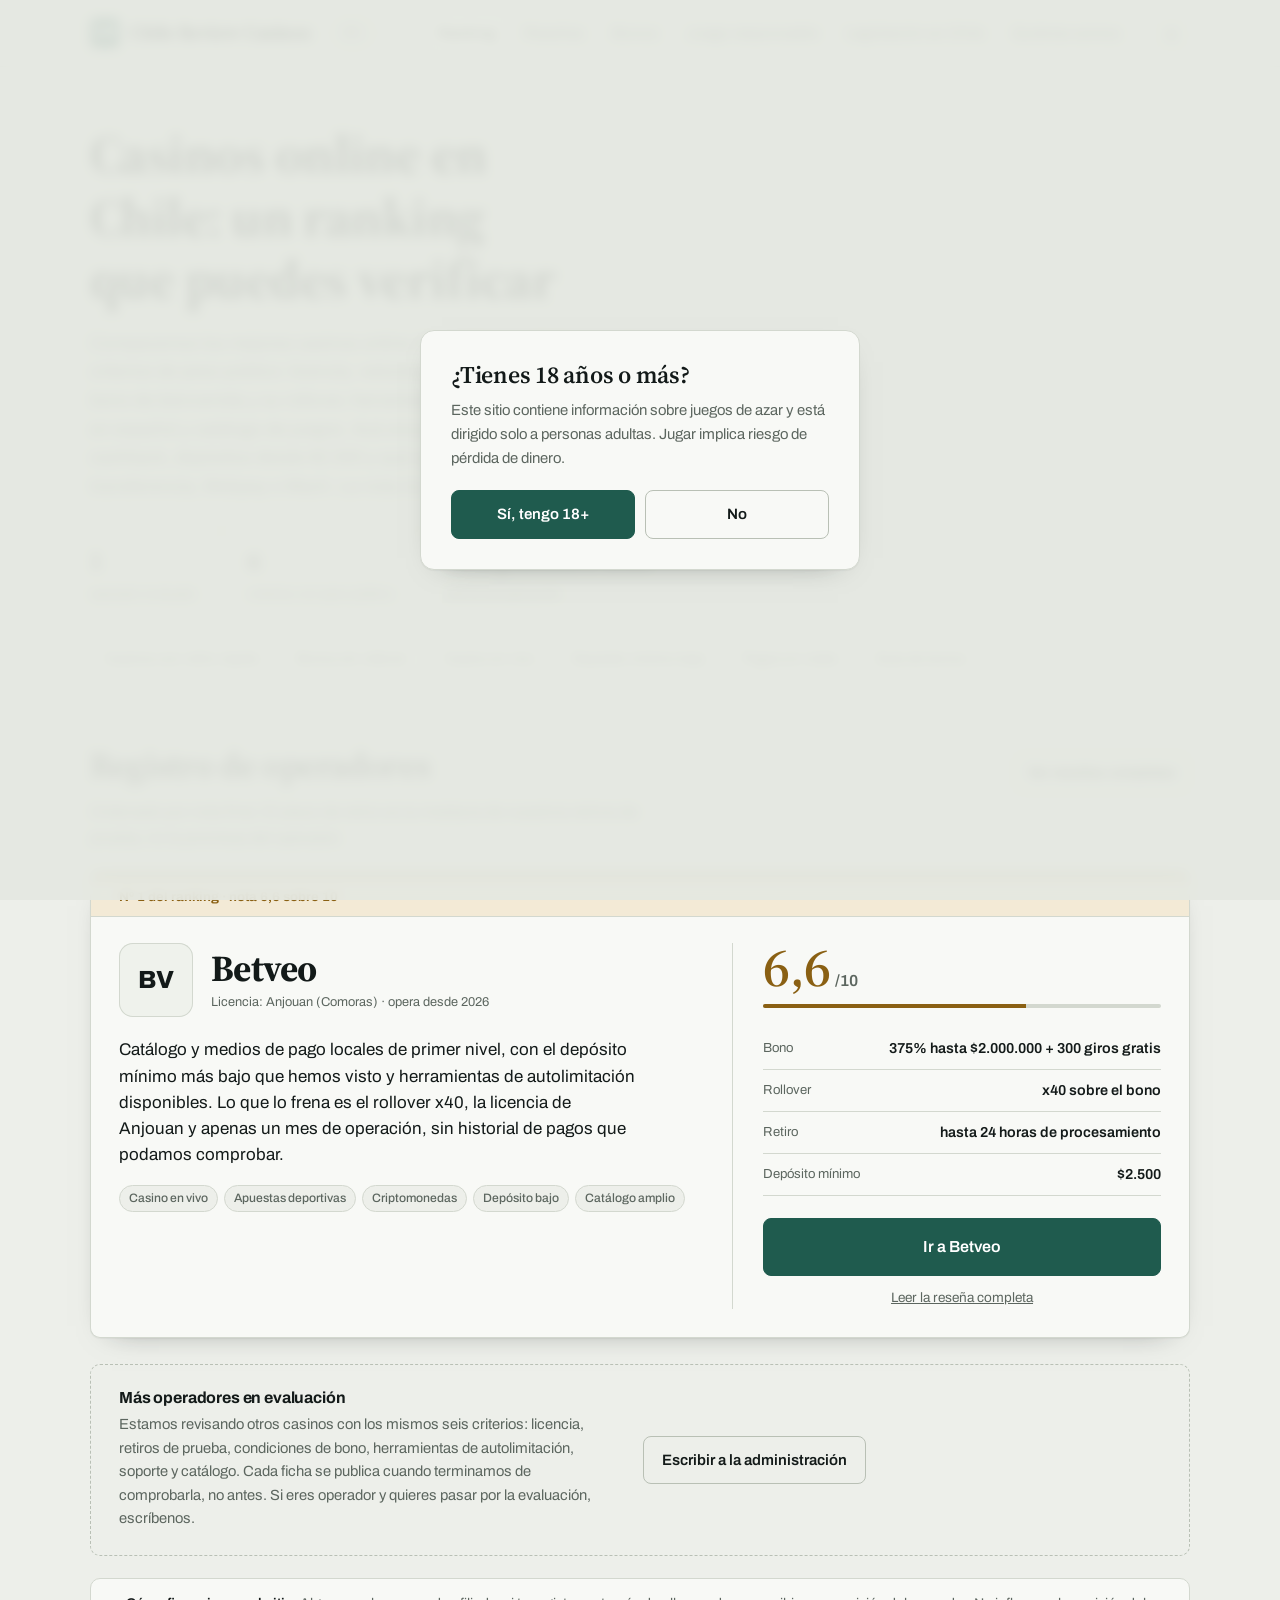
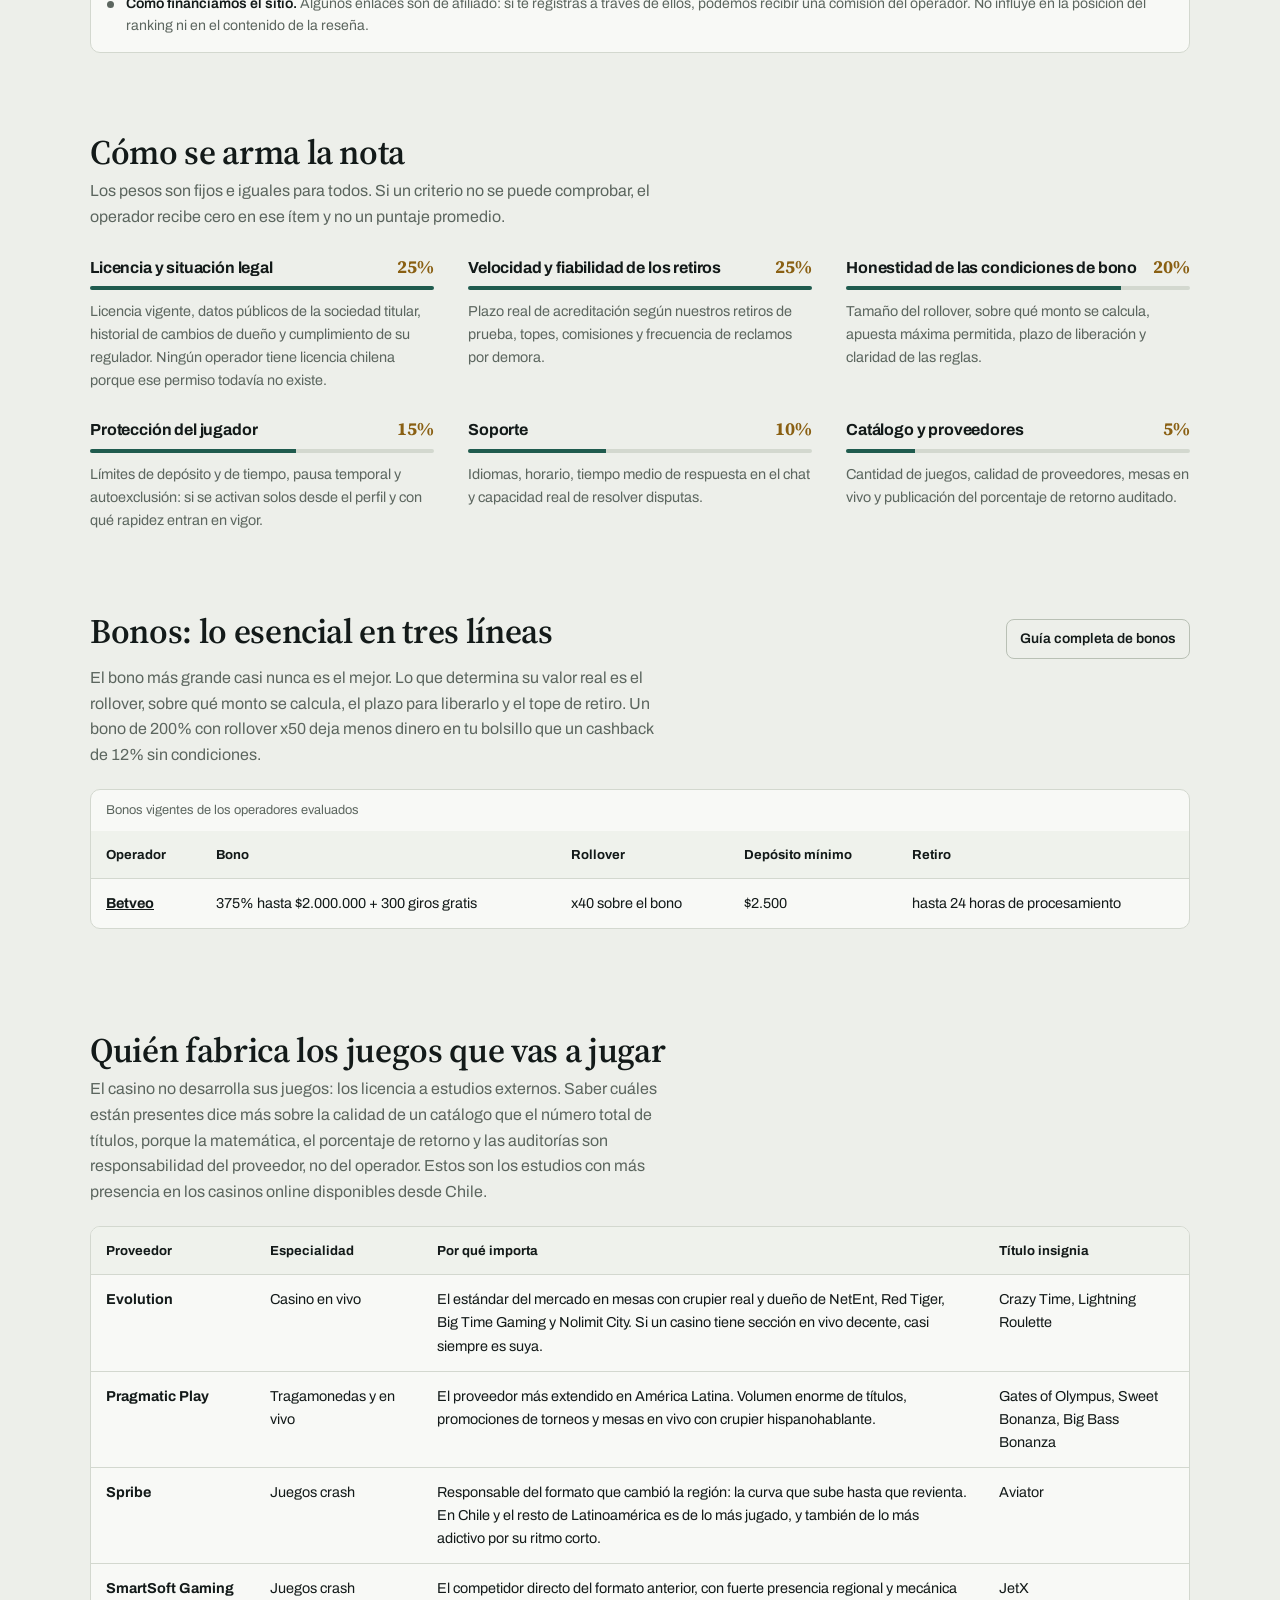
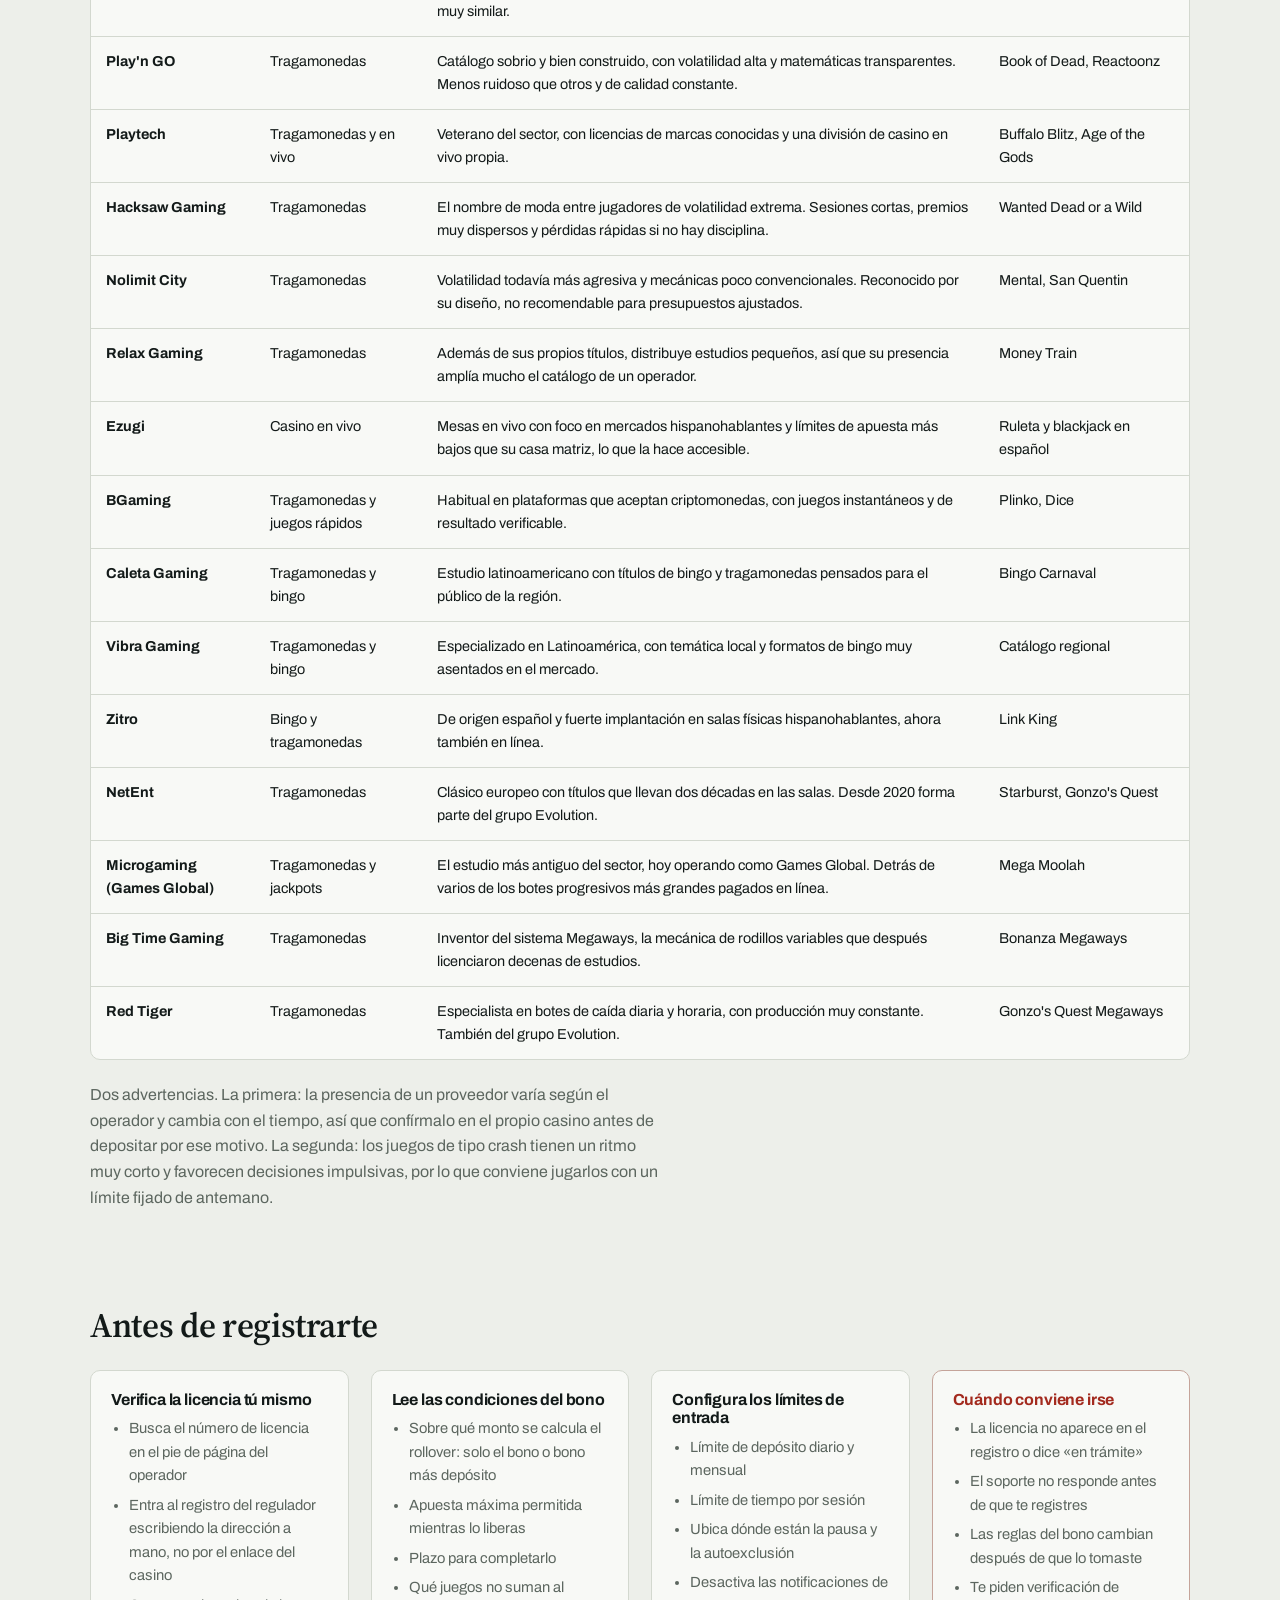
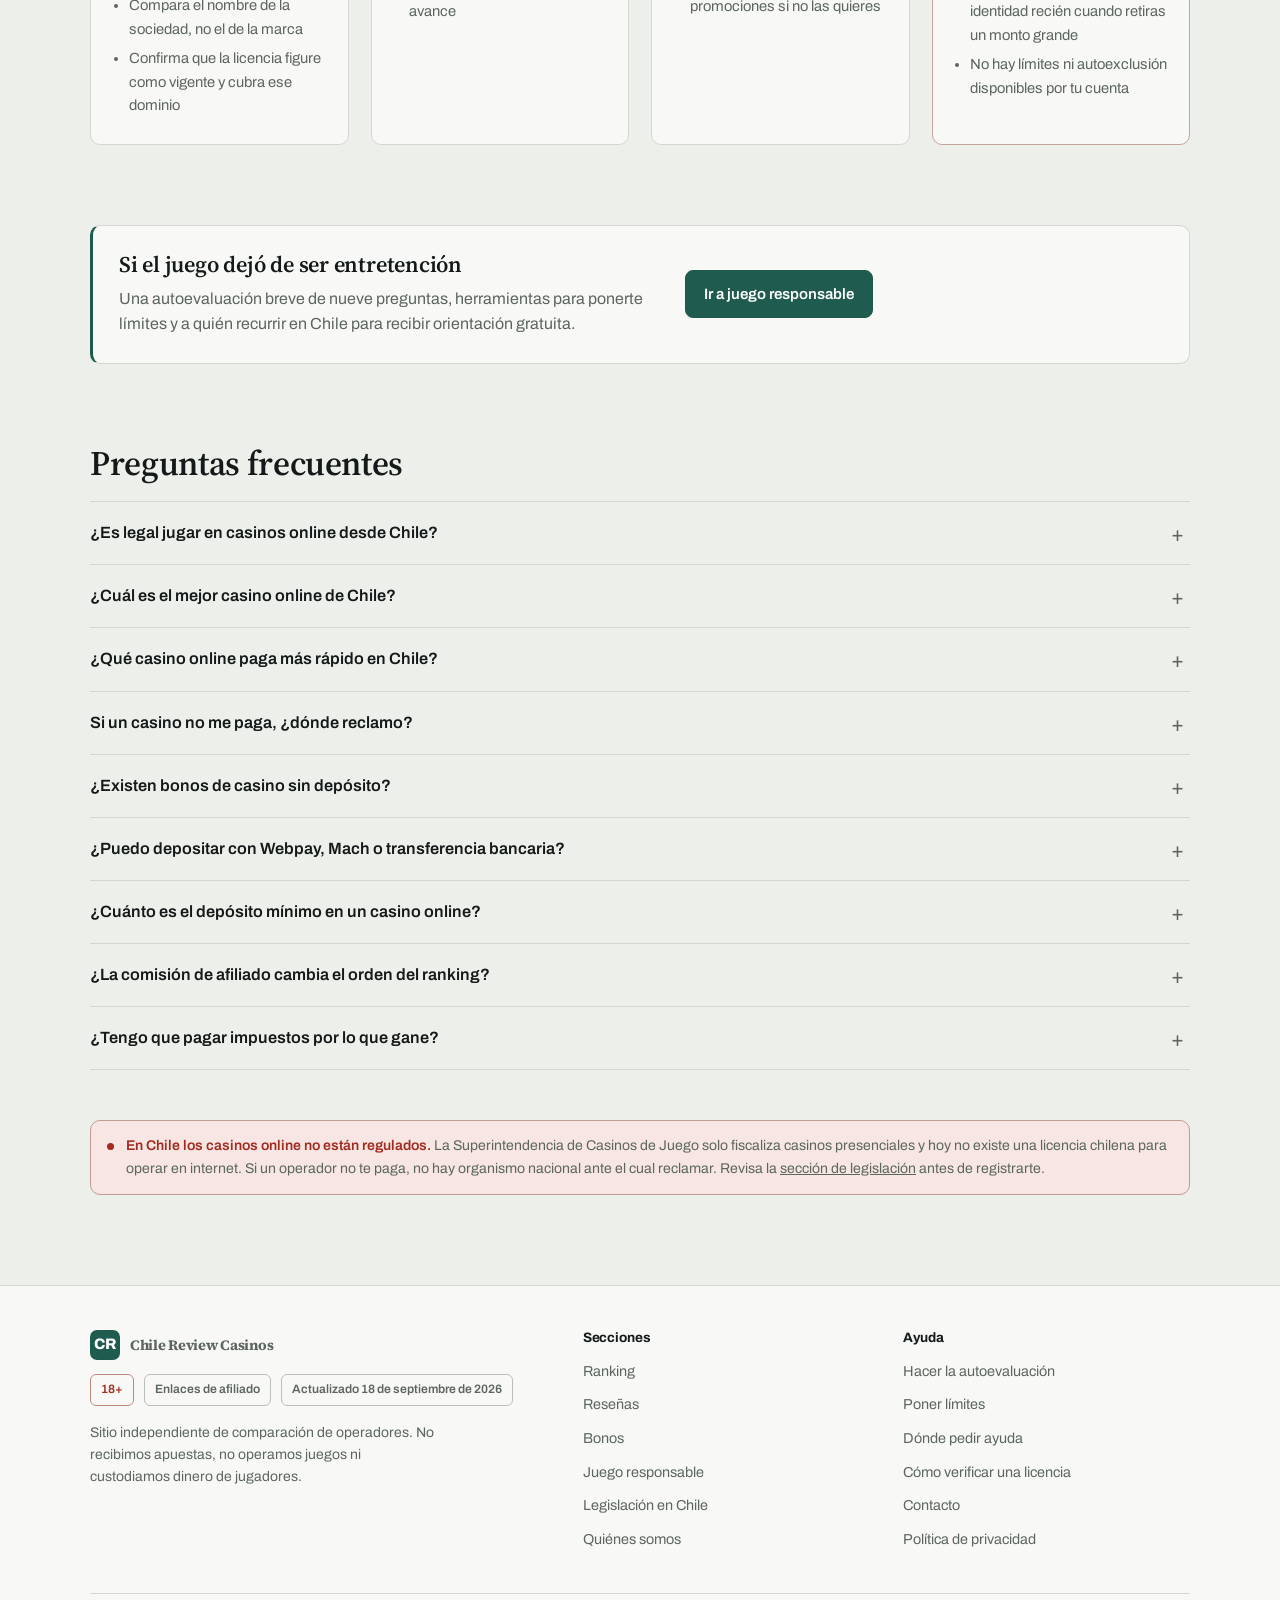
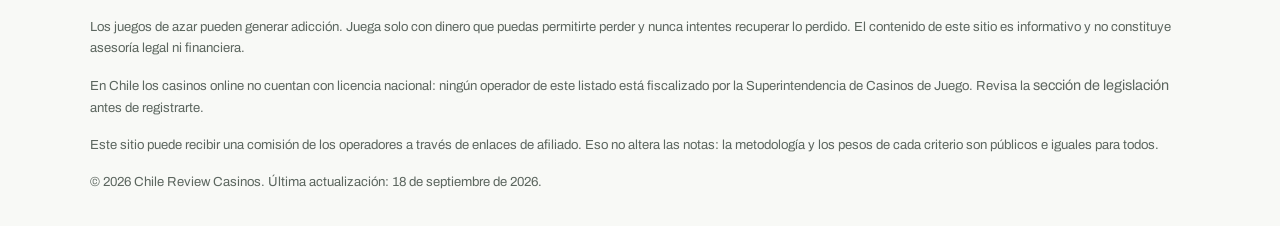
<file: index.html>
<!doctype html>
<html lang="es-CL">
<head>
<meta charset="utf-8">
<meta name="viewport" content="width=device-width, initial-scale=1">
<title>Casinos online en Chile 2026: ranking, bonos y reseñas | Chile Review Casinos</title>
<meta name="description" content="Ranking de los mejores casinos online en Chile. Comparamos bonos de bienvenida, giros gratis, rollover, retiros rápidos y medios de pago como Webpay y Mach, con criterios de evaluación públicos.">
<meta name="robots" content="index,follow,max-snippet:-1,max-image-preview:large">
<meta name="author" content="Equipo editorial de Chile Review Casinos">
<meta name="rating" content="adult">
<link rel="canonical" href="https://chile-review-casinos.online/">
<meta property="og:type" content="website">
<meta property="og:locale" content="es_CL">
<meta property="og:site_name" content="Chile Review Casinos">
<meta property="og:title" content="Casinos online en Chile 2026: ranking, bonos y reseñas | Chile Review Casinos">
<meta property="og:description" content="Ranking de los mejores casinos online en Chile. Comparamos bonos de bienvenida, giros gratis, rollover, retiros rápidos y medios de pago como Webpay y Mach, con criterios de evaluación públicos.">
<meta property="og:url" content="https://chile-review-casinos.online/">
<meta name="twitter:card" content="summary_large_image">
<meta name="twitter:title" content="Casinos online en Chile 2026: ranking, bonos y reseñas | Chile Review Casinos">
<meta name="twitter:description" content="Ranking de los mejores casinos online en Chile. Comparamos bonos de bienvenida, giros gratis, rollover, retiros rápidos y medios de pago como Webpay y Mach, con criterios de evaluación públicos.">
<link rel="preconnect" href="https://fonts.googleapis.com">
<link rel="preconnect" href="https://fonts.gstatic.com" crossorigin>
<link href="https://fonts.googleapis.com/css2?family=Archivo:wght@400;500;600;700;800&family=Source+Serif+4:opsz,wght@8..60,400;8..60,600;8..60,700&display=swap" rel="stylesheet">
<link rel="stylesheet" href="/assets/styles.css">
<script type="application/ld+json">
{
  "@context": "https://schema.org",
  "@graph": [
    {
      "@type": "WebSite",
      "@id": "https://chile-review-casinos.online/#sitio",
      "url": "https://chile-review-casinos.online/",
      "name": "Chile Review Casinos",
      "inLanguage": "es-CL",
      "publisher": {
        "@id": "https://chile-review-casinos.online/#organizacion"
      }
    },
    {
      "@type": "Organization",
      "@id": "https://chile-review-casinos.online/#organizacion",
      "name": "Chile Review Casinos",
      "url": "https://chile-review-casinos.online/",
      "description": "Sitio independiente de comparación de casinos online. No recibe apuestas ni opera juegos."
    },
    {
      "@type": "ItemList",
      "@id": "https://chile-review-casinos.online/#listado",
      "name": "Ranking de casinos online en Chile",
      "numberOfItems": 1,
      "itemListOrder": "https://schema.org/ItemListOrderDescending",
      "itemListElement": [
        {
          "@type": "ListItem",
          "position": 1,
          "item": {
            "@type": "Product",
            "@id": "https://chile-review-casinos.online/resenas#betveo",
            "name": "Betveo",
            "brand": {
              "@type": "Brand",
              "name": "Betveo"
            },
            "description": "Catálogo y medios de pago locales de primer nivel, con el depósito mínimo más bajo que hemos visto y herramientas de autolimitación disponibles. Lo que lo frena es el rollover x40, la licencia de Anjouan y apenas un mes de operación, sin historial de pagos que podamos comprobar.",
            "review": {
              "@type": "Review",
              "author": {
                "@type": "Organization",
                "name": "Chile Review Casinos"
              },
              "datePublished": "2026-09-18",
              "reviewBody": "Catálogo y medios de pago locales de primer nivel, con el depósito mínimo más bajo que hemos visto y herramientas de autolimitación disponibles. Lo que lo frena es el rollover x40, la licencia de Anjouan y apenas un mes de operación, sin historial de pagos que podamos comprobar.",
              "reviewRating": {
                "@type": "Rating",
                "ratingValue": 6.6,
                "bestRating": 10,
                "worstRating": 1
              }
            }
          }
        }
      ]
    },
    {
      "@type": "FAQPage",
      "mainEntity": [
        {
          "@type": "Question",
          "name": "¿Es legal jugar en casinos online desde Chile?",
          "acceptedAnswer": {
            "@type": "Answer",
            "text": "No está regulado, que no es lo mismo que estar permitido. La ley chilena autoriza los casinos presenciales con licencia y entrega las loterías y apuestas deportivas a operadores estatales. Para los casinos en internet no existe un permiso, por lo que operan fuera del marco fiscalizado. La persecución penal apunta a quien organiza juegos no autorizados y no al jugador, pero eso es un criterio de aplicación práctica y no una autorización expresa. El detalle está en la sección de legislación."
          }
        },
        {
          "@type": "Question",
          "name": "¿Cuál es el mejor casino online de Chile?",
          "acceptedAnswer": {
            "@type": "Answer",
            "text": "No hay uno solo que sirva para todos, y desconfía del sitio que te diga lo contrario. Si lo que te importa es cobrar rápido, mira los operadores con retiro bajo seis horas. Si te interesa el bono, compara el rollover antes que el porcentaje. Si juegas montos chicos, revisa el depósito mínimo. Nuestro ranking ordena por nota final, donde licencia y velocidad de retiro pesan la mitad."
          }
        },
        {
          "@type": "Question",
          "name": "¿Qué casino online paga más rápido en Chile?",
          "acceptedAnswer": {
            "@type": "Answer",
            "text": "El plazo que publicamos es la mediana de nuestros propios retiros de prueba, no el que promete el operador en su página. Los retiros más veloces que hemos medido se acreditan por transferencia en alrededor de dos horas; en el otro extremo hay plataformas que tardan varios días. Puedes ordenar las reseñas por velocidad de retiro."
          }
        },
        {
          "@type": "Question",
          "name": "Si un casino no me paga, ¿dónde reclamo?",
          "acceptedAnswer": {
            "@type": "Answer",
            "text": "No ante la Superintendencia de Casinos de Juego: su competencia son los casinos presenciales. Tu único camino formal es el regulador extranjero que emitió la licencia, y eso solo funciona si la licencia es real y está vigente. Por eso en nuestra metodología la licencia y la velocidad de retiro pesan la mitad de la nota."
          }
        },
        {
          "@type": "Question",
          "name": "¿Existen bonos de casino sin depósito?",
          "acceptedAnswer": {
            "@type": "Answer",
            "text": "Sí, pero son poco frecuentes y casi siempre traen rollover alto y un tope de retiro bajo. Antes de fijarte en el monto del bono, busca ese tope: es el número que define cuánto vale realmente la promoción. Lo explicamos en la guía de bonos."
          }
        },
        {
          "@type": "Question",
          "name": "¿Puedo depositar con Webpay, Mach o transferencia bancaria?",
          "acceptedAnswer": {
            "@type": "Answer",
            "text": "Varios operadores aceptan transferencia bancaria, billeteras locales y criptomonedas. Conviene saber que bancos y medios de pago han restringido operaciones hacia plataformas de juego, así que un depósito o un retiro puede quedar rechazado sin aviso previo."
          }
        },
        {
          "@type": "Question",
          "name": "¿Cuánto es el depósito mínimo en un casino online?",
          "acceptedAnswer": {
            "@type": "Answer",
            "text": "Lo habitual va desde unos $2.000 hasta $10.000 según el operador y el medio de pago. Un mínimo bajo sirve para probar la plataforma sin comprometer plata, pero no dice nada sobre su calidad: algunos de los que aceptan depósitos más pequeños son también los que más demoran en pagar. El monto exacto de cada operador está en su ficha."
          }
        },
        {
          "@type": "Question",
          "name": "¿La comisión de afiliado cambia el orden del ranking?",
          "acceptedAnswer": {
            "@type": "Answer",
            "text": "No. La nota se calcula con la fórmula publicada antes de conversar cualquier condición comercial. Los operadores sin programa de afiliados también entran al listado, simplemente no llevan botón de enlace."
          }
        },
        {
          "@type": "Question",
          "name": "¿Tengo que pagar impuestos por lo que gane?",
          "acceptedAnswer": {
            "@type": "Answer",
            "text": "Depende de tu situación y del origen del premio, y el tratamiento tributario de las ganancias obtenidas en plataformas sin licencia nacional no es evidente. Consulta al Servicio de Impuestos Internos o a un contador antes de asumir cualquier cosa. Este sitio no entrega asesoría tributaria."
          }
        }
      ]
    },
    {
      "@type": "BreadcrumbList",
      "itemListElement": [
        {
          "@type": "ListItem",
          "position": 1,
          "name": "Inicio",
          "item": "https://chile-review-casinos.online/"
        }
      ]
    }
  ]
}
</script>
</head>
<body>

<a href="#contenido" class="skip">Ir al contenido</a>

<div class="gate" id="gate" hidden>
  <div class="gate-card" role="dialog" aria-modal="true" aria-labelledby="gate-h">
    <h2 id="gate-h">¿Tienes 18 años o más?</h2>
    <p id="gate-text">Este sitio contiene información sobre juegos de azar y está dirigido solo a personas adultas. Jugar implica riesgo de pérdida de dinero.</p>
    <div class="gate-actions" id="gate-actions">
      <button class="btn btn-primary" id="gate-yes">Sí, tengo 18+</button>
      <button class="btn btn-outline" id="gate-no">No</button>
    </div>
  </div>
</div>

<header class="site">
  <div class="wrap bar">
    <a href="/" class="brand"><span class="mk">CR</span>Chile Review Casinos</a>
    <span class="age-chip brand-age">18+</span>
    <nav class="main" id="nav" aria-label="Principal">
      <a href="/" class="on" aria-current="page">Ranking</a>
      <a href="/resenas">Reseñas</a>
      <a href="/bonos">Bonos</a>
      <a href="/juego-responsable">Juego responsable</a>
      <a href="/legislacion">Legislación en Chile</a>
      <a href="/quienes-somos">Quiénes somos</a>
    </nav>
    <button class="icon-btn" id="theme" aria-label="Cambiar tema">◐</button>
    <button class="icon-btn burger" id="burger" aria-label="Menú" aria-expanded="false">≡</button>
  </div>
</header>

<main id="contenido">
<div class="wrap">
    <section class="hero">
      <h1>Casinos online en Chile: un ranking que puedes verificar</h1>
      <p class="lead">Comparamos los mejores casinos online disponibles en Chile con seis criterios de peso público: licencia, velocidad real de retiro, honestidad del bono de bienvenida y su rollover, herramientas de autolimitación, soporte en español y catálogo de juegos. Acá encuentras reseñas, giros gratis, cashback, depósitos desde $2.000 y qué operadores aceptan transferencia, Webpay o Mach. La nota no se vende.</p>
      <div class="hero-meta">
        <div><b>1</b><span>operador evaluado</span></div>
        <div><b>6</b><span>criterios con peso público</span></div>
        <div><b>18 septiembre 2026</b><span>última actualización</span></div>
      </div>
      <nav aria-label="Búsquedas frecuentes" style="margin-top:22px;display:flex;flex-wrap:wrap;gap:8px">
        <a class="chip" href="/resenas?tag=Retiros%20r%C3%A1pidos">Casinos con retiro rápido</a>
        <a class="chip" href="/resenas?tag=Sin%20rollover">Bonos sin rollover</a>
        <a class="chip" href="/resenas?tag=Casino%20en%20vivo">Casino en vivo</a>
        <a class="chip" href="/resenas?tag=Dep%C3%B3sito%20bajo">Depósito mínimo bajo</a>
        <a class="chip" href="/resenas?tag=Criptomonedas">Pagos en cripto</a>
        <a class="chip" href="/bonos">Guía de bonos</a>
      </nav>
    </section>

    <section>
      <div class="sec-head">
        <h2>Registro de operadores</h2>
        <a class="btn btn-outline btn-sm" href="/resenas">Ver reseñas completas</a>
      </div>
      <p class="muted" style="max-width:64ch">Ordenado por nota final. El plazo de retiro es la mediana de nuestros retiros de prueba, no la promesa del operador.</p>
      <article class="featured">
        <div class="featured-flag">Nº 1 del ranking · nota 6,6 sobre 10</div>
        <div class="featured-grid">
          <div>
            <div class="featured-head">
              <div class="mono mono-lg" aria-hidden="true">BV</div>
              <div>
                <h3 class="featured-name">Betveo</h3>
                <div class="op-sub">Licencia: Anjouan (Comoras) · opera desde 2026</div>
              </div>
            </div>
            <p class="featured-verdict">Catálogo y medios de pago locales de primer nivel, con el depósito mínimo más bajo que hemos visto y herramientas de autolimitación disponibles. Lo que lo frena es el rollover x40, la licencia de Anjouan y apenas un mes de operación, sin historial de pagos que podamos comprobar.</p>
            <div class="tags"><span class="tag">Casino en vivo</span><span class="tag">Apuestas deportivas</span><span class="tag">Criptomonedas</span><span class="tag">Depósito bajo</span><span class="tag">Catálogo amplio</span></div>
          </div>
          <div class="featured-side">
            <div class="featured-score">
              <b>6,6<i>/10</i></b>
              <div class="meter"><span style="width:66%"></span></div>
            </div>
            <dl class="featured-facts">
              <div><dt>Bono</dt><dd>375% hasta $2.000.000 + 300 giros gratis</dd></div>
              <div><dt>Rollover</dt><dd>x40 sobre el bono</dd></div>
              <div><dt>Retiro</dt><dd>hasta 24 horas de procesamiento</dd></div>
              <div><dt>Depósito mínimo</dt><dd>$2.500</dd></div>
            </dl>
            <a class="btn btn-primary btn-lg btn-block" href="https://b-referrer.com/tgepilzbg" target="_blank" rel="nofollow sponsored noopener">Ir a Betveo</a>
            <a class="featured-more" href="/resenas#betveo">Leer la reseña completa</a>
          </div>
        </div>
      </article>

      <aside class="slot">
        <div>
          <h3 class="slot-title">Más operadores en evaluación</h3>
          <p class="slot-text">Estamos revisando otros casinos con los mismos seis criterios: licencia, retiros de prueba, condiciones de bono, herramientas de autolimitación, soporte y catálogo. Cada ficha se publica cuando terminamos de comprobarla, no antes. Si eres operador y quieres pasar por la evaluación, escríbenos.</p>
        </div>
        <a class="btn btn-outline" href="mailto:yakuza.agency777@gmail.com">Escribir a la administración</a>
      </aside>
      <div class="notice" style="margin-top:22px">
        <span class="dot"></span>
        <div><strong>Cómo financiamos el sitio.</strong> Algunos enlaces son de afiliado: si te registras a través de ellos, podemos recibir una comisión del operador. No influye en la posición del ranking ni en el contenido de la reseña.</div>
      </div>
    </section>

    <section>
      <div class="sec-head"><h2>Cómo se arma la nota</h2></div>
      <p class="muted" style="max-width:64ch">Los pesos son fijos e iguales para todos. Si un criterio no se puede comprobar, el operador recibe cero en ese ítem y no un puntaje promedio.</p>
      <div class="crit">
        <div><h3>Licencia y situación legal<span>25%</span></h3><div class="bar"><i style="width:100%"></i></div><p>Licencia vigente, datos públicos de la sociedad titular, historial de cambios de dueño y cumplimiento de su regulador. Ningún operador tiene licencia chilena porque ese permiso todavía no existe.</p></div>
        <div><h3>Velocidad y fiabilidad de los retiros<span>25%</span></h3><div class="bar"><i style="width:100%"></i></div><p>Plazo real de acreditación según nuestros retiros de prueba, topes, comisiones y frecuencia de reclamos por demora.</p></div>
        <div><h3>Honestidad de las condiciones de bono<span>20%</span></h3><div class="bar"><i style="width:80%"></i></div><p>Tamaño del rollover, sobre qué monto se calcula, apuesta máxima permitida, plazo de liberación y claridad de las reglas.</p></div>
        <div><h3>Protección del jugador<span>15%</span></h3><div class="bar"><i style="width:60%"></i></div><p>Límites de depósito y de tiempo, pausa temporal y autoexclusión: si se activan solos desde el perfil y con qué rapidez entran en vigor.</p></div>
        <div><h3>Soporte<span>10%</span></h3><div class="bar"><i style="width:40%"></i></div><p>Idiomas, horario, tiempo medio de respuesta en el chat y capacidad real de resolver disputas.</p></div>
        <div><h3>Catálogo y proveedores<span>5%</span></h3><div class="bar"><i style="width:20%"></i></div><p>Cantidad de juegos, calidad de proveedores, mesas en vivo y publicación del porcentaje de retorno auditado.</p></div>
      </div>
    </section>

    <section>
      <div class="sec-head">
        <h2>Bonos: lo esencial en tres líneas</h2>
        <a class="btn btn-outline btn-sm" href="/bonos">Guía completa de bonos</a>
      </div>
      <p class="muted" style="max-width:64ch">El bono más grande casi nunca es el mejor. Lo que determina su valor real es el rollover, sobre qué monto se calcula, el plazo para liberarlo y el tope de retiro. Un bono de 200% con rollover x50 deja menos dinero en tu bolsillo que un cashback de 12% sin condiciones.</p>
      <div class="tablewrap">
        <table>
          <caption class="tiny muted" style="text-align:left;padding:10px 15px">Bonos vigentes de los operadores evaluados</caption>
          <thead><tr><th>Operador</th><th>Bono</th><th>Rollover</th><th>Depósito mínimo</th><th>Retiro</th></tr></thead>
          <tbody>
            <tr><td><b><a href="/resenas#betveo">Betveo</a></b></td><td>375% hasta $2.000.000 + 300 giros gratis</td><td>x40 sobre el bono</td><td>$2.500</td><td>hasta 24 horas de procesamiento</td></tr>
          </tbody>
        </table>
      </div>
    </section>

    <section id="proveedores">
      <div class="sec-head"><h2>Quién fabrica los juegos que vas a jugar</h2></div>
      <p class="muted" style="max-width:64ch">El casino no desarrolla sus juegos: los licencia a estudios externos. Saber cuáles están presentes dice más sobre la calidad de un catálogo que el número total de títulos, porque la matemática, el porcentaje de retorno y las auditorías son responsabilidad del proveedor, no del operador. Estos son los estudios con más presencia en los casinos online disponibles desde Chile.</p>
      <div class="tablewrap">
        <table>
          <thead><tr><th>Proveedor</th><th>Especialidad</th><th>Por qué importa</th><th>Título insignia</th></tr></thead>
          <tbody>
            <tr><td><b>Evolution</b></td><td>Casino en vivo</td><td>El estándar del mercado en mesas con crupier real y dueño de NetEnt, Red Tiger, Big Time Gaming y Nolimit City. Si un casino tiene sección en vivo decente, casi siempre es suya.</td><td>Crazy Time, Lightning Roulette</td></tr>
            <tr><td><b>Pragmatic Play</b></td><td>Tragamonedas y en vivo</td><td>El proveedor más extendido en América Latina. Volumen enorme de títulos, promociones de torneos y mesas en vivo con crupier hispanohablante.</td><td>Gates of Olympus, Sweet Bonanza, Big Bass Bonanza</td></tr>
            <tr><td><b>Spribe</b></td><td>Juegos crash</td><td>Responsable del formato que cambió la región: la curva que sube hasta que revienta. En Chile y el resto de Latinoamérica es de lo más jugado, y también de lo más adictivo por su ritmo corto.</td><td>Aviator</td></tr>
            <tr><td><b>SmartSoft Gaming</b></td><td>Juegos crash</td><td>El competidor directo del formato anterior, con fuerte presencia regional y mecánica muy similar.</td><td>JetX</td></tr>
            <tr><td><b>Play&#39;n GO</b></td><td>Tragamonedas</td><td>Catálogo sobrio y bien construido, con volatilidad alta y matemáticas transparentes. Menos ruidoso que otros y de calidad constante.</td><td>Book of Dead, Reactoonz</td></tr>
            <tr><td><b>Playtech</b></td><td>Tragamonedas y en vivo</td><td>Veterano del sector, con licencias de marcas conocidas y una división de casino en vivo propia.</td><td>Buffalo Blitz, Age of the Gods</td></tr>
            <tr><td><b>Hacksaw Gaming</b></td><td>Tragamonedas</td><td>El nombre de moda entre jugadores de volatilidad extrema. Sesiones cortas, premios muy dispersos y pérdidas rápidas si no hay disciplina.</td><td>Wanted Dead or a Wild</td></tr>
            <tr><td><b>Nolimit City</b></td><td>Tragamonedas</td><td>Volatilidad todavía más agresiva y mecánicas poco convencionales. Reconocido por su diseño, no recomendable para presupuestos ajustados.</td><td>Mental, San Quentin</td></tr>
            <tr><td><b>Relax Gaming</b></td><td>Tragamonedas</td><td>Además de sus propios títulos, distribuye estudios pequeños, así que su presencia amplía mucho el catálogo de un operador.</td><td>Money Train</td></tr>
            <tr><td><b>Ezugi</b></td><td>Casino en vivo</td><td>Mesas en vivo con foco en mercados hispanohablantes y límites de apuesta más bajos que su casa matriz, lo que la hace accesible.</td><td>Ruleta y blackjack en español</td></tr>
            <tr><td><b>BGaming</b></td><td>Tragamonedas y juegos rápidos</td><td>Habitual en plataformas que aceptan criptomonedas, con juegos instantáneos y de resultado verificable.</td><td>Plinko, Dice</td></tr>
            <tr><td><b>Caleta Gaming</b></td><td>Tragamonedas y bingo</td><td>Estudio latinoamericano con títulos de bingo y tragamonedas pensados para el público de la región.</td><td>Bingo Carnaval</td></tr>
            <tr><td><b>Vibra Gaming</b></td><td>Tragamonedas y bingo</td><td>Especializado en Latinoamérica, con temática local y formatos de bingo muy asentados en el mercado.</td><td>Catálogo regional</td></tr>
            <tr><td><b>Zitro</b></td><td>Bingo y tragamonedas</td><td>De origen español y fuerte implantación en salas físicas hispanohablantes, ahora también en línea.</td><td>Link King</td></tr>
            <tr><td><b>NetEnt</b></td><td>Tragamonedas</td><td>Clásico europeo con títulos que llevan dos décadas en las salas. Desde 2020 forma parte del grupo Evolution.</td><td>Starburst, Gonzo&#39;s Quest</td></tr>
            <tr><td><b>Microgaming (Games Global)</b></td><td>Tragamonedas y jackpots</td><td>El estudio más antiguo del sector, hoy operando como Games Global. Detrás de varios de los botes progresivos más grandes pagados en línea.</td><td>Mega Moolah</td></tr>
            <tr><td><b>Big Time Gaming</b></td><td>Tragamonedas</td><td>Inventor del sistema Megaways, la mecánica de rodillos variables que después licenciaron decenas de estudios.</td><td>Bonanza Megaways</td></tr>
            <tr><td><b>Red Tiger</b></td><td>Tragamonedas</td><td>Especialista en botes de caída diaria y horaria, con producción muy constante. También del grupo Evolution.</td><td>Gonzo&#39;s Quest Megaways</td></tr>
          </tbody>
        </table>
      </div>
      <p class="muted" style="max-width:64ch">Dos advertencias. La primera: la presencia de un proveedor varía según el operador y cambia con el tiempo, así que confírmalo en el propio casino antes de depositar por ese motivo. La segunda: los juegos de tipo crash tienen un ritmo muy corto y favorecen decisiones impulsivas, por lo que conviene jugarlos con un límite fijado de antemano.</p>
    </section>

    <section>
      <div class="sec-head"><h2>Antes de registrarte</h2></div>
      <div class="cols">
        <div class="box">
          <h3>Verifica la licencia tú mismo</h3>
          <ul>
            <li>Busca el número de licencia en el pie de página del operador</li>
            <li>Entra al registro del regulador escribiendo la dirección a mano, no por el enlace del casino</li>
            <li>Compara el nombre de la sociedad, no el de la marca</li>
            <li>Confirma que la licencia figure como vigente y cubra ese dominio</li>
          </ul>
        </div>
        <div class="box">
          <h3>Lee las condiciones del bono</h3>
          <ul>
            <li>Sobre qué monto se calcula el rollover: solo el bono o bono más depósito</li>
            <li>Apuesta máxima permitida mientras lo liberas</li>
            <li>Plazo para completarlo</li>
            <li>Qué juegos no suman al avance</li>
          </ul>
        </div>
        <div class="box">
          <h3>Configura los límites de entrada</h3>
          <ul>
            <li>Límite de depósito diario y mensual</li>
            <li>Límite de tiempo por sesión</li>
            <li>Ubica dónde están la pausa y la autoexclusión</li>
            <li>Desactiva las notificaciones de promociones si no las quieres</li>
          </ul>
        </div>
        <div class="box danger">
          <h3>Cuándo conviene irse</h3>
          <ul>
            <li>La licencia no aparece en el registro o dice «en trámite»</li>
            <li>El soporte no responde antes de que te registres</li>
            <li>Las reglas del bono cambian después de que lo tomaste</li>
            <li>Te piden verificación de identidad recién cuando retiras un monto grande</li>
            <li>No hay límites ni autoexclusión disponibles por tu cuenta</li>
          </ul>
        </div>
      </div>
    </section>

    <section>
      <div class="callout">
        <div>
          <h3>Si el juego dejó de ser entretención</h3>
          <p>Una autoevaluación breve de nueve preguntas, herramientas para ponerte límites y a quién recurrir en Chile para recibir orientación gratuita.</p>
        </div>
        <a class="btn btn-primary" href="/juego-responsable">Ir a juego responsable</a>
      </div>
    </section>

    <section>
      <div class="sec-head"><h2>Preguntas frecuentes</h2></div>
      <div style="border-top:1px solid var(--line);margin-top:18px">
        <details class="qa"><summary>¿Es legal jugar en casinos online desde Chile?</summary><div class="a"><p>No está regulado, que no es lo mismo que estar permitido. La ley chilena autoriza los casinos presenciales con licencia y entrega las loterías y apuestas deportivas a operadores estatales. Para los casinos en internet no existe un permiso, por lo que operan fuera del marco fiscalizado. La persecución penal apunta a quien organiza juegos no autorizados y no al jugador, pero eso es un criterio de aplicación práctica y no una autorización expresa. El detalle está en la <a href="/legislacion">sección de legislación</a>.</p></div></details>
        <details class="qa"><summary>¿Cuál es el mejor casino online de Chile?</summary><div class="a"><p>No hay uno solo que sirva para todos, y desconfía del sitio que te diga lo contrario. Si lo que te importa es cobrar rápido, mira los operadores con retiro bajo seis horas. Si te interesa el bono, compara el rollover antes que el porcentaje. Si juegas montos chicos, revisa el depósito mínimo. Nuestro ranking ordena por nota final, donde licencia y velocidad de retiro pesan la mitad.</p></div></details>
        <details class="qa"><summary>¿Qué casino online paga más rápido en Chile?</summary><div class="a"><p>El plazo que publicamos es la mediana de nuestros propios retiros de prueba, no el que promete el operador en su página. Los retiros más veloces que hemos medido se acreditan por transferencia en alrededor de dos horas; en el otro extremo hay plataformas que tardan varios días. Puedes ordenar las <a href="/resenas">reseñas</a> por velocidad de retiro.</p></div></details>
        <details class="qa"><summary>Si un casino no me paga, ¿dónde reclamo?</summary><div class="a"><p>No ante la Superintendencia de Casinos de Juego: su competencia son los casinos presenciales. Tu único camino formal es el regulador extranjero que emitió la licencia, y eso solo funciona si la licencia es real y está vigente. Por eso en nuestra metodología la licencia y la velocidad de retiro pesan la mitad de la nota.</p></div></details>
        <details class="qa"><summary>¿Existen bonos de casino sin depósito?</summary><div class="a"><p>Sí, pero son poco frecuentes y casi siempre traen rollover alto y un tope de retiro bajo. Antes de fijarte en el monto del bono, busca ese tope: es el número que define cuánto vale realmente la promoción. Lo explicamos en la <a href="/bonos">guía de bonos</a>.</p></div></details>
        <details class="qa"><summary>¿Puedo depositar con Webpay, Mach o transferencia bancaria?</summary><div class="a"><p>Varios operadores aceptan transferencia bancaria, billeteras locales y criptomonedas. Conviene saber que bancos y medios de pago han restringido operaciones hacia plataformas de juego, así que un depósito o un retiro puede quedar rechazado sin aviso previo.</p></div></details>
        <details class="qa"><summary>¿Cuánto es el depósito mínimo en un casino online?</summary><div class="a"><p>Lo habitual va desde unos $2.000 hasta $10.000 según el operador y el medio de pago. Un mínimo bajo sirve para probar la plataforma sin comprometer plata, pero no dice nada sobre su calidad: algunos de los que aceptan depósitos más pequeños son también los que más demoran en pagar. El monto exacto de cada operador está en su ficha.</p></div></details>
        <details class="qa"><summary>¿La comisión de afiliado cambia el orden del ranking?</summary><div class="a"><p>No. La nota se calcula con la fórmula publicada antes de conversar cualquier condición comercial. Los operadores sin programa de afiliados también entran al listado, simplemente no llevan botón de enlace.</p></div></details>
        <details class="qa"><summary>¿Tengo que pagar impuestos por lo que gane?</summary><div class="a"><p>Depende de tu situación y del origen del premio, y el tratamiento tributario de las ganancias obtenidas en plataformas sin licencia nacional no es evidente. Consulta al Servicio de Impuestos Internos o a un contador antes de asumir cualquier cosa. Este sitio no entrega asesoría tributaria.</p></div></details>
      </div>
    </section>

    <section style="padding-top:10px">
      <div class="notice warn">
        <span class="dot"></span>
        <div><strong>En Chile los casinos online no están regulados.</strong> La Superintendencia de Casinos de Juego solo fiscaliza casinos presenciales y hoy no existe una licencia chilena para operar en internet. Si un operador no te paga, no hay organismo nacional ante el cual reclamar. Revisa la <a href="/legislacion" style="color:inherit">sección de legislación</a> antes de registrarte.</div>
      </div>
    </section>
  </div>
</main>

<footer class="site">
  <div class="wrap">
    <div class="fgrid">
      <div>
        <a href="/" class="brand" style="margin-bottom:14px"><span class="mk">CR</span>Chile Review Casinos</a>
        <div class="badges" style="margin-top:14px">
          <span class="badge age">18+</span>
          <span class="badge">Enlaces de afiliado</span>
          <span class="badge">Actualizado 18 de septiembre de 2026</span>
        </div>
        <p class="small muted" style="max-width:44ch">Sitio independiente de comparación de operadores. No recibimos apuestas, no operamos juegos ni custodiamos dinero de jugadores.</p>
      </div>
      <div>
        <h4>Secciones</h4>
        <ul>
          <li><a href="/">Ranking</a></li>
          <li><a href="/resenas">Reseñas</a></li>
          <li><a href="/bonos">Bonos</a></li>
          <li><a href="/juego-responsable">Juego responsable</a></li>
          <li><a href="/legislacion">Legislación en Chile</a></li>
          <li><a href="/quienes-somos">Quiénes somos</a></li>
        </ul>
      </div>
      <div>
        <h4>Ayuda</h4>
        <ul>
          <li><a href="/juego-responsable#test">Hacer la autoevaluación</a></li>
          <li><a href="/juego-responsable#limites">Poner límites</a></li>
          <li><a href="/juego-responsable#ayuda">Dónde pedir ayuda</a></li>
          <li><a href="/legislacion#licencia">Cómo verificar una licencia</a></li>
          <li><a href="/contacto">Contacto</a></li>
          <li><a href="/politica-privacidad">Política de privacidad</a></li>
        </ul>
      </div>
    </div>
    <div class="fbot">
      <p>Los juegos de azar pueden generar adicción. Juega solo con dinero que puedas permitirte perder y nunca intentes recuperar lo perdido. El contenido de este sitio es informativo y no constituye asesoría legal ni financiera.</p>
      <p>En Chile los casinos online no cuentan con licencia nacional: ningún operador de este listado está fiscalizado por la Superintendencia de Casinos de Juego. Revisa la <a href="/legislacion">sección de legislación</a> antes de registrarte.</p>
      <p>Este sitio puede recibir una comisión de los operadores a través de enlaces de afiliado. Eso no altera las notas: la metodología y los pesos de cada criterio son públicos e iguales para todos.</p>
      <p style="margin-bottom:0">© 2026 Chile Review Casinos. Última actualización: 18 de septiembre de 2026.</p>
    </div>
  </div>
</footer>

<script src="/assets/app.js" defer></script>
</body>
</html>
</file>
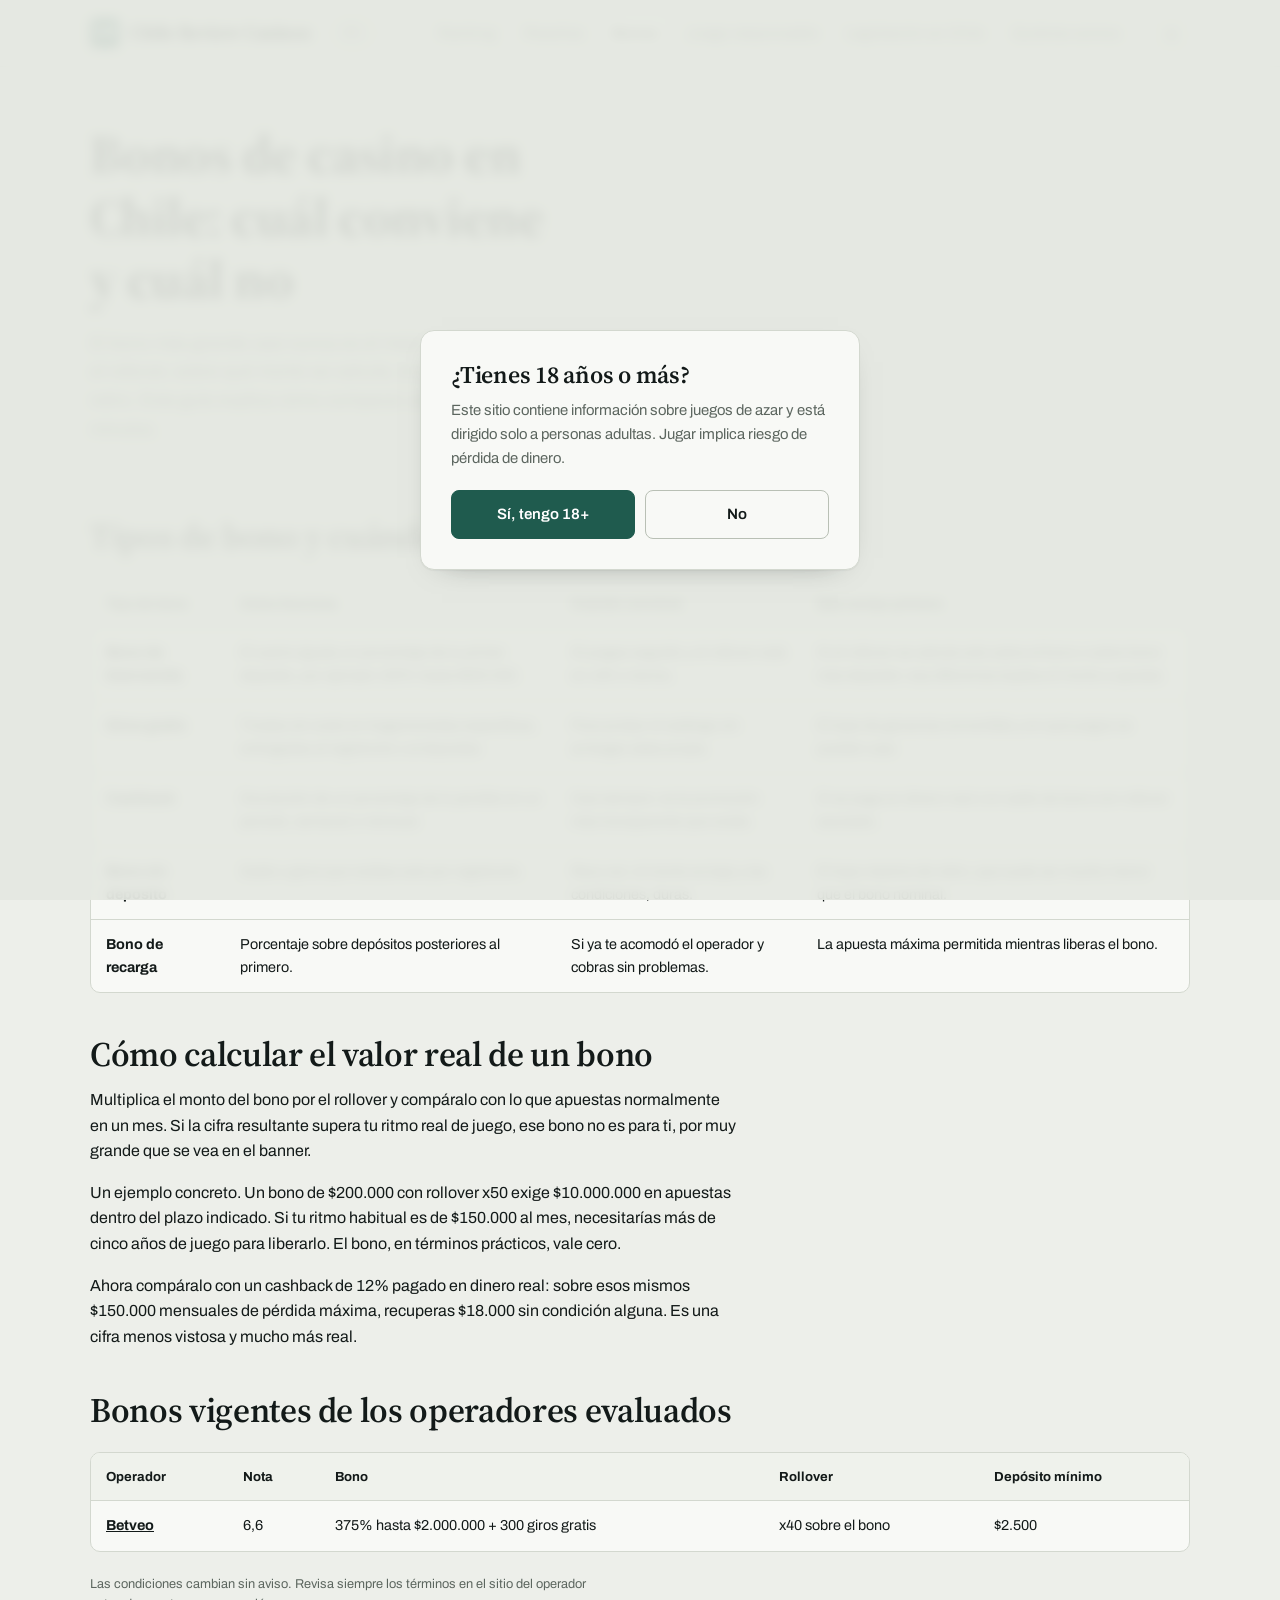
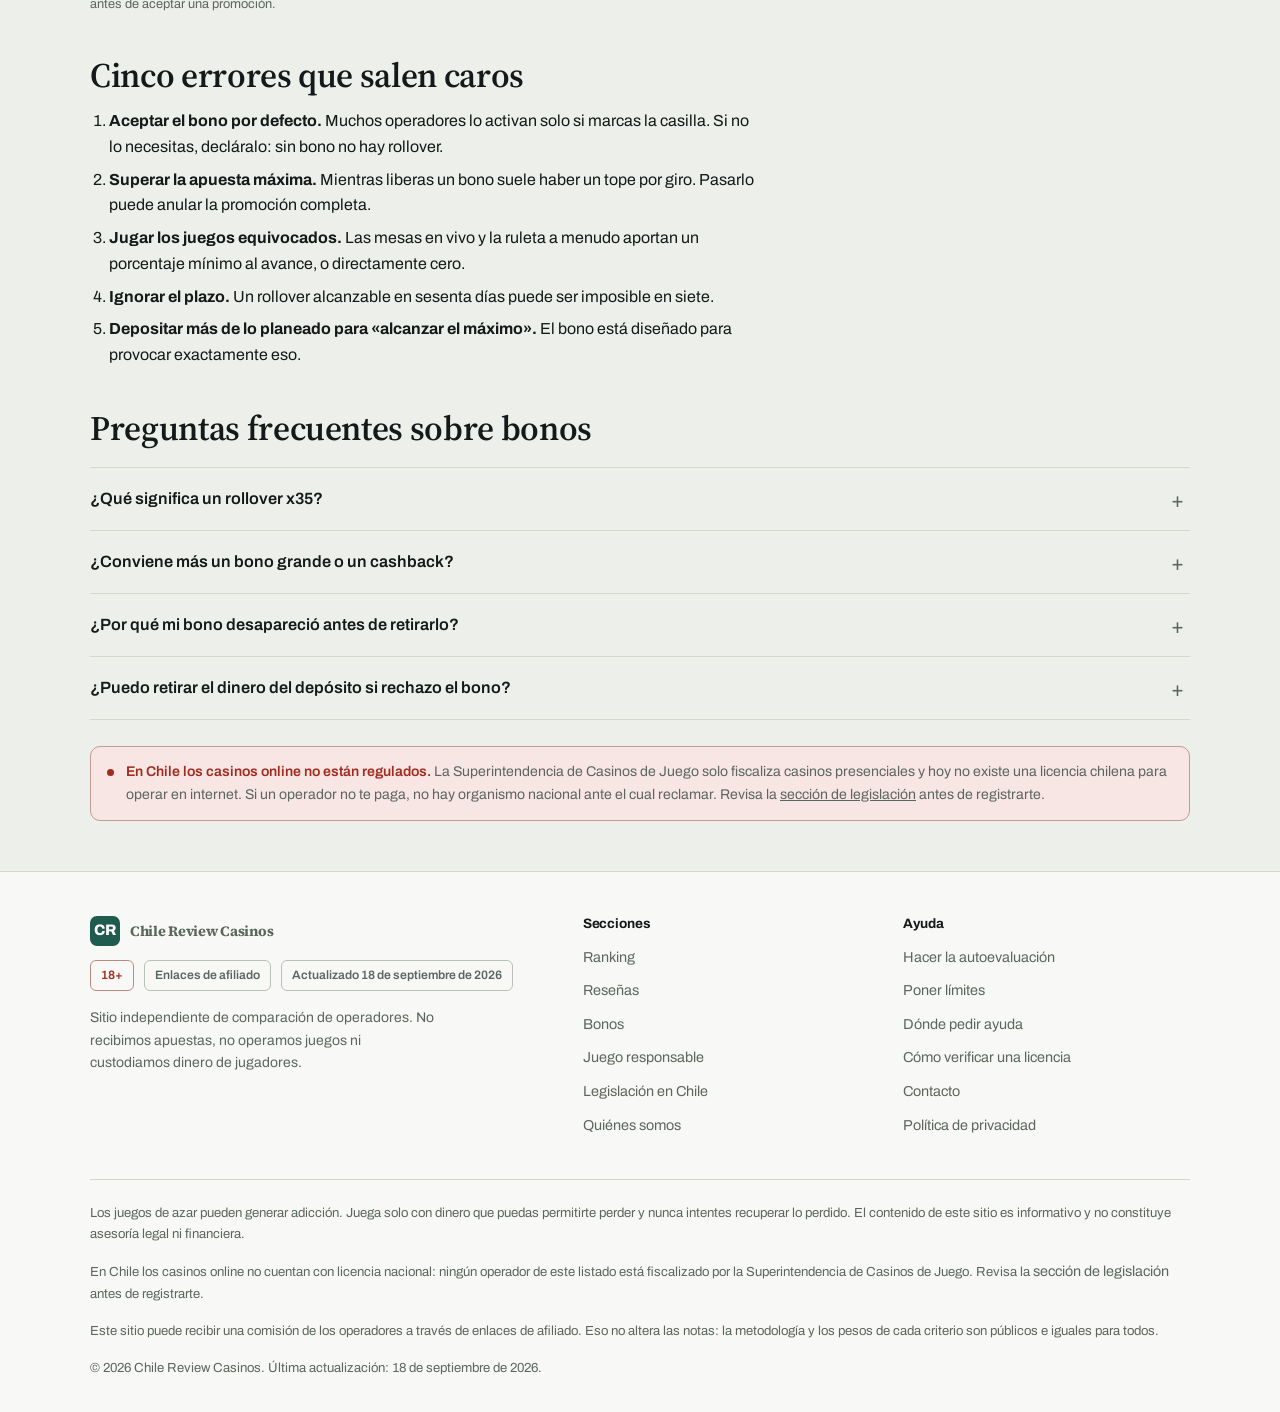
<file: bonos.html>
<!doctype html>
<html lang="es-CL">
<head>
<meta charset="utf-8">
<meta name="viewport" content="width=device-width, initial-scale=1">
<title>Bonos de casino en Chile 2026: bienvenida, giros gratis y cashback | Chile Review Casinos</title>
<meta name="description" content="Guía de bonos de casino online en Chile: cómo funciona el rollover, qué bonos convienen, giros gratis, cashback y bonos sin depósito. Comparativa de las ofertas vigentes.">
<meta name="robots" content="index,follow,max-snippet:-1,max-image-preview:large">
<meta name="author" content="Equipo editorial de Chile Review Casinos">
<meta name="rating" content="adult">
<link rel="canonical" href="https://chile-review-casinos.online/bonos">
<meta property="og:type" content="website">
<meta property="og:locale" content="es_CL">
<meta property="og:site_name" content="Chile Review Casinos">
<meta property="og:title" content="Bonos de casino en Chile 2026: bienvenida, giros gratis y cashback | Chile Review Casinos">
<meta property="og:description" content="Guía de bonos de casino online en Chile: cómo funciona el rollover, qué bonos convienen, giros gratis, cashback y bonos sin depósito. Comparativa de las ofertas vigentes.">
<meta property="og:url" content="https://chile-review-casinos.online/bonos">
<meta name="twitter:card" content="summary_large_image">
<meta name="twitter:title" content="Bonos de casino en Chile 2026: bienvenida, giros gratis y cashback | Chile Review Casinos">
<meta name="twitter:description" content="Guía de bonos de casino online en Chile: cómo funciona el rollover, qué bonos convienen, giros gratis, cashback y bonos sin depósito. Comparativa de las ofertas vigentes.">
<link rel="preconnect" href="https://fonts.googleapis.com">
<link rel="preconnect" href="https://fonts.gstatic.com" crossorigin>
<link href="https://fonts.googleapis.com/css2?family=Archivo:wght@400;500;600;700;800&family=Source+Serif+4:opsz,wght@8..60,400;8..60,600;8..60,700&display=swap" rel="stylesheet">
<link rel="stylesheet" href="/assets/styles.css">
<script type="application/ld+json">
{
  "@context": "https://schema.org",
  "@graph": [
    {
      "@type": "Organization",
      "@id": "https://chile-review-casinos.online/#organizacion",
      "name": "Chile Review Casinos",
      "url": "https://chile-review-casinos.online/",
      "description": "Sitio independiente de comparación de casinos online. No recibe apuestas ni opera juegos."
    },
    {
      "@type": "Article",
      "@id": "https://chile-review-casinos.online/bonos#articulo",
      "headline": "Bonos de casino en Chile: cuál conviene y cuál no",
      "description": "Guía práctica para comparar bonos de bienvenida, giros gratis, cashback y bonos sin depósito en casinos online.",
      "inLanguage": "es-CL",
      "datePublished": "2026-09-18",
      "dateModified": "2026-09-18",
      "author": {
        "@type": "Organization",
        "name": "Equipo editorial de Chile Review Casinos"
      },
      "publisher": {
        "@id": "https://chile-review-casinos.online/#organizacion"
      },
      "mainEntityOfPage": "https://chile-review-casinos.online/bonos"
    },
    {
      "@type": "FAQPage",
      "mainEntity": [
        {
          "@type": "Question",
          "name": "¿Qué significa un rollover x35?",
          "acceptedAnswer": {
            "@type": "Answer",
            "text": "Que debes apostar un monto equivalente a 35 veces cierta cifra antes de poder retirar el dinero del bono. Lo decisivo es sobre qué se calcula: x35 sobre un bono de $100.000 son $3.500.000 en apuestas; x35 sobre bono más depósito son $7.000.000. La segunda fórmula es la más común y casi siempre conviene evitarla."
          }
        },
        {
          "@type": "Question",
          "name": "¿Conviene más un bono grande o un cashback?",
          "acceptedAnswer": {
            "@type": "Answer",
            "text": "Para la mayoría de los jugadores, el cashback. Un 12% de devolución en dinero real, sin condiciones, deja más saldo disponible que un 200% con rollover x50 que casi nadie alcanza a liberar dentro del plazo."
          }
        },
        {
          "@type": "Question",
          "name": "¿Por qué mi bono desapareció antes de retirarlo?",
          "acceptedAnswer": {
            "@type": "Answer",
            "text": "Las causas habituales son tres: se venció el plazo de liberación, superaste la apuesta máxima permitida mientras lo jugabas, o apostaste en juegos que no suman al avance. Las tres condiciones están en los términos del bono y son la razón por la que conviene leerlos antes de aceptarlo."
          }
        },
        {
          "@type": "Question",
          "name": "¿Puedo retirar el dinero del depósito si rechazo el bono?",
          "acceptedAnswer": {
            "@type": "Answer",
            "text": "En general sí, y por eso rechazar la promoción es una opción razonable: sin bono no hay rollover y lo que ganes queda disponible de inmediato. Varios operadores permiten declinarlo al momento de depositar."
          }
        }
      ]
    },
    {
      "@type": "BreadcrumbList",
      "itemListElement": [
        {
          "@type": "ListItem",
          "position": 1,
          "name": "Inicio",
          "item": "https://chile-review-casinos.online/"
        },
        {
          "@type": "ListItem",
          "position": 2,
          "name": "Bonos",
          "item": "https://chile-review-casinos.online/bonos"
        }
      ]
    }
  ]
}
</script>
</head>
<body>

<a href="#contenido" class="skip">Ir al contenido</a>

<div class="gate" id="gate" hidden>
  <div class="gate-card" role="dialog" aria-modal="true" aria-labelledby="gate-h">
    <h2 id="gate-h">¿Tienes 18 años o más?</h2>
    <p id="gate-text">Este sitio contiene información sobre juegos de azar y está dirigido solo a personas adultas. Jugar implica riesgo de pérdida de dinero.</p>
    <div class="gate-actions" id="gate-actions">
      <button class="btn btn-primary" id="gate-yes">Sí, tengo 18+</button>
      <button class="btn btn-outline" id="gate-no">No</button>
    </div>
  </div>
</div>

<header class="site">
  <div class="wrap bar">
    <a href="/" class="brand"><span class="mk">CR</span>Chile Review Casinos</a>
    <span class="age-chip brand-age">18+</span>
    <nav class="main" id="nav" aria-label="Principal">
      <a href="/">Ranking</a>
      <a href="/resenas">Reseñas</a>
      <a href="/bonos" class="on" aria-current="page">Bonos</a>
      <a href="/juego-responsable">Juego responsable</a>
      <a href="/legislacion">Legislación en Chile</a>
      <a href="/quienes-somos">Quiénes somos</a>
    </nav>
    <button class="icon-btn" id="theme" aria-label="Cambiar tema">◐</button>
    <button class="icon-btn burger" id="burger" aria-label="Menú" aria-expanded="false">≡</button>
  </div>
</header>

<main id="contenido">
<div class="wrap prose">
    <section class="hero" style="padding-bottom:16px">
      <h1>Bonos de casino en Chile: cuál conviene y cuál no</h1>
      <p class="lead" style="max-width:62ch">El bono más grande casi nunca es el mejor. Lo que determina su valor real es el rollover, sobre qué monto se calcula, el plazo para liberarlo y el tope de retiro. Esta guía explica cómo comparar una promoción en menos de dos minutos.</p>
    </section>

    <h2 id="tipos">Tipos de bono y cuándo sirve cada uno</h2>
    <div class="tablewrap">
      <table>
        <thead><tr><th>Tipo de bono</th><th>Cómo funciona</th><th>Cuándo conviene</th><th>Qué revisar primero</th></tr></thead>
        <tbody>
          <tr><td><b>Bono de bienvenida</b></td><td>El casino iguala un porcentaje de tu primer depósito, por ejemplo 100% hasta $500.000.</td><td>Si juegas seguido y el rollover está en x30 o menos.</td><td>Si el rollover se calcula solo sobre el bono o sobre bono más depósito: esa diferencia duplica el monto a apostar.</td></tr>
          <tr><td><b>Giros gratis</b></td><td>Tiradas sin costo en tragamonedas específicas, entregadas al registrarte o al depositar.</td><td>Para probar el catálogo sin arriesgar plata propia.</td><td>El tope de ganancia convertible y en qué juegos se pueden usar.</td></tr>
          <tr><td><b>Cashback</b></td><td>Devolución de un porcentaje de lo perdido en un período, semanal o mensual.</td><td>Casi siempre: es la promoción más transparente que existe.</td><td>Si se paga en dinero real o en saldo de bono con rollover asociado.</td></tr>
          <tr><td><b>Bono sin depósito</b></td><td>Saldo o giros que recibes solo por registrarte.</td><td>Rara vez: el monto es bajo y las condiciones, duras.</td><td>El tope máximo de retiro, que suele ser mucho menor que el bono nominal.</td></tr>
          <tr><td><b>Bono de recarga</b></td><td>Porcentaje sobre depósitos posteriores al primero.</td><td>Si ya te acomodó el operador y cobras sin problemas.</td><td>La apuesta máxima permitida mientras liberas el bono.</td></tr>
        </tbody>
      </table>
    </div>

    <h2 id="rollover">Cómo calcular el valor real de un bono</h2>
    <p>Multiplica el monto del bono por el rollover y compáralo con lo que apuestas normalmente en un mes. Si la cifra resultante supera tu ritmo real de juego, ese bono no es para ti, por muy grande que se vea en el banner.</p>
    <p>Un ejemplo concreto. Un bono de $200.000 con rollover x50 exige $10.000.000 en apuestas dentro del plazo indicado. Si tu ritmo habitual es de $150.000 al mes, necesitarías más de cinco años de juego para liberarlo. El bono, en términos prácticos, vale cero.</p>
    <p>Ahora compáralo con un cashback de 12% pagado en dinero real: sobre esos mismos $150.000 mensuales de pérdida máxima, recuperas $18.000 sin condición alguna. Es una cifra menos vistosa y mucho más real.</p>

    <h2 id="comparativa">Bonos vigentes de los operadores evaluados</h2>
    <div class="tablewrap">
      <table>
        <thead><tr><th>Operador</th><th>Nota</th><th>Bono</th><th>Rollover</th><th>Depósito mínimo</th></tr></thead>
        <tbody>
          <tr><td><b><a href="/resenas#betveo">Betveo</a></b></td><td>6,6</td><td>375% hasta $2.000.000 + 300 giros gratis</td><td>x40 sobre el bono</td><td>$2.500</td></tr>
        </tbody>
      </table>
    </div>
    <p class="tiny muted">Las condiciones cambian sin aviso. Revisa siempre los términos en el sitio del operador antes de aceptar una promoción.</p>

    <h2 id="errores">Cinco errores que salen caros</h2>
    <ol>
      <li><b>Aceptar el bono por defecto.</b> Muchos operadores lo activan solo si marcas la casilla. Si no lo necesitas, decláralo: sin bono no hay rollover.</li>
      <li><b>Superar la apuesta máxima.</b> Mientras liberas un bono suele haber un tope por giro. Pasarlo puede anular la promoción completa.</li>
      <li><b>Jugar los juegos equivocados.</b> Las mesas en vivo y la ruleta a menudo aportan un porcentaje mínimo al avance, o directamente cero.</li>
      <li><b>Ignorar el plazo.</b> Un rollover alcanzable en sesenta días puede ser imposible en siete.</li>
      <li><b>Depositar más de lo planeado para «alcanzar el máximo».</b> El bono está diseñado para provocar exactamente eso.</li>
    </ol>

    <h2>Preguntas frecuentes sobre bonos</h2>
    <div style="border-top:1px solid var(--line);margin-top:18px;margin-bottom:26px">
        <details class="qa"><summary>¿Qué significa un rollover x35?</summary><div class="a"><p>Que debes apostar un monto equivalente a 35 veces cierta cifra antes de poder retirar el dinero del bono. Lo decisivo es sobre qué se calcula: x35 sobre un bono de $100.000 son $3.500.000 en apuestas; x35 sobre bono más depósito son $7.000.000. La segunda fórmula es la más común y casi siempre conviene evitarla.</p></div></details>
        <details class="qa"><summary>¿Conviene más un bono grande o un cashback?</summary><div class="a"><p>Para la mayoría de los jugadores, el cashback. Un 12% de devolución en dinero real, sin condiciones, deja más saldo disponible que un 200% con rollover x50 que casi nadie alcanza a liberar dentro del plazo.</p></div></details>
        <details class="qa"><summary>¿Por qué mi bono desapareció antes de retirarlo?</summary><div class="a"><p>Las causas habituales son tres: se venció el plazo de liberación, superaste la apuesta máxima permitida mientras lo jugabas, o apostaste en juegos que no suman al avance. Las tres condiciones están en los términos del bono y son la razón por la que conviene leerlos antes de aceptarlo.</p></div></details>
        <details class="qa"><summary>¿Puedo retirar el dinero del depósito si rechazo el bono?</summary><div class="a"><p>En general sí, y por eso rechazar la promoción es una opción razonable: sin bono no hay rollover y lo que ganes queda disponible de inmediato. Varios operadores permiten declinarlo al momento de depositar.</p></div></details>
    </div>

      <div class="notice warn">
        <span class="dot"></span>
        <div><strong>En Chile los casinos online no están regulados.</strong> La Superintendencia de Casinos de Juego solo fiscaliza casinos presenciales y hoy no existe una licencia chilena para operar en internet. Si un operador no te paga, no hay organismo nacional ante el cual reclamar. Revisa la <a href="/legislacion" style="color:inherit">sección de legislación</a> antes de registrarte.</div>
      </div>
  </div>
</main>

<footer class="site">
  <div class="wrap">
    <div class="fgrid">
      <div>
        <a href="/" class="brand" style="margin-bottom:14px"><span class="mk">CR</span>Chile Review Casinos</a>
        <div class="badges" style="margin-top:14px">
          <span class="badge age">18+</span>
          <span class="badge">Enlaces de afiliado</span>
          <span class="badge">Actualizado 18 de septiembre de 2026</span>
        </div>
        <p class="small muted" style="max-width:44ch">Sitio independiente de comparación de operadores. No recibimos apuestas, no operamos juegos ni custodiamos dinero de jugadores.</p>
      </div>
      <div>
        <h4>Secciones</h4>
        <ul>
          <li><a href="/">Ranking</a></li>
          <li><a href="/resenas">Reseñas</a></li>
          <li><a href="/bonos">Bonos</a></li>
          <li><a href="/juego-responsable">Juego responsable</a></li>
          <li><a href="/legislacion">Legislación en Chile</a></li>
          <li><a href="/quienes-somos">Quiénes somos</a></li>
        </ul>
      </div>
      <div>
        <h4>Ayuda</h4>
        <ul>
          <li><a href="/juego-responsable#test">Hacer la autoevaluación</a></li>
          <li><a href="/juego-responsable#limites">Poner límites</a></li>
          <li><a href="/juego-responsable#ayuda">Dónde pedir ayuda</a></li>
          <li><a href="/legislacion#licencia">Cómo verificar una licencia</a></li>
          <li><a href="/contacto">Contacto</a></li>
          <li><a href="/politica-privacidad">Política de privacidad</a></li>
        </ul>
      </div>
    </div>
    <div class="fbot">
      <p>Los juegos de azar pueden generar adicción. Juega solo con dinero que puedas permitirte perder y nunca intentes recuperar lo perdido. El contenido de este sitio es informativo y no constituye asesoría legal ni financiera.</p>
      <p>En Chile los casinos online no cuentan con licencia nacional: ningún operador de este listado está fiscalizado por la Superintendencia de Casinos de Juego. Revisa la <a href="/legislacion">sección de legislación</a> antes de registrarte.</p>
      <p>Este sitio puede recibir una comisión de los operadores a través de enlaces de afiliado. Eso no altera las notas: la metodología y los pesos de cada criterio son públicos e iguales para todos.</p>
      <p style="margin-bottom:0">© 2026 Chile Review Casinos. Última actualización: 18 de septiembre de 2026.</p>
    </div>
  </div>
</footer>

<script src="/assets/app.js" defer></script>
</body>
</html>
</file>
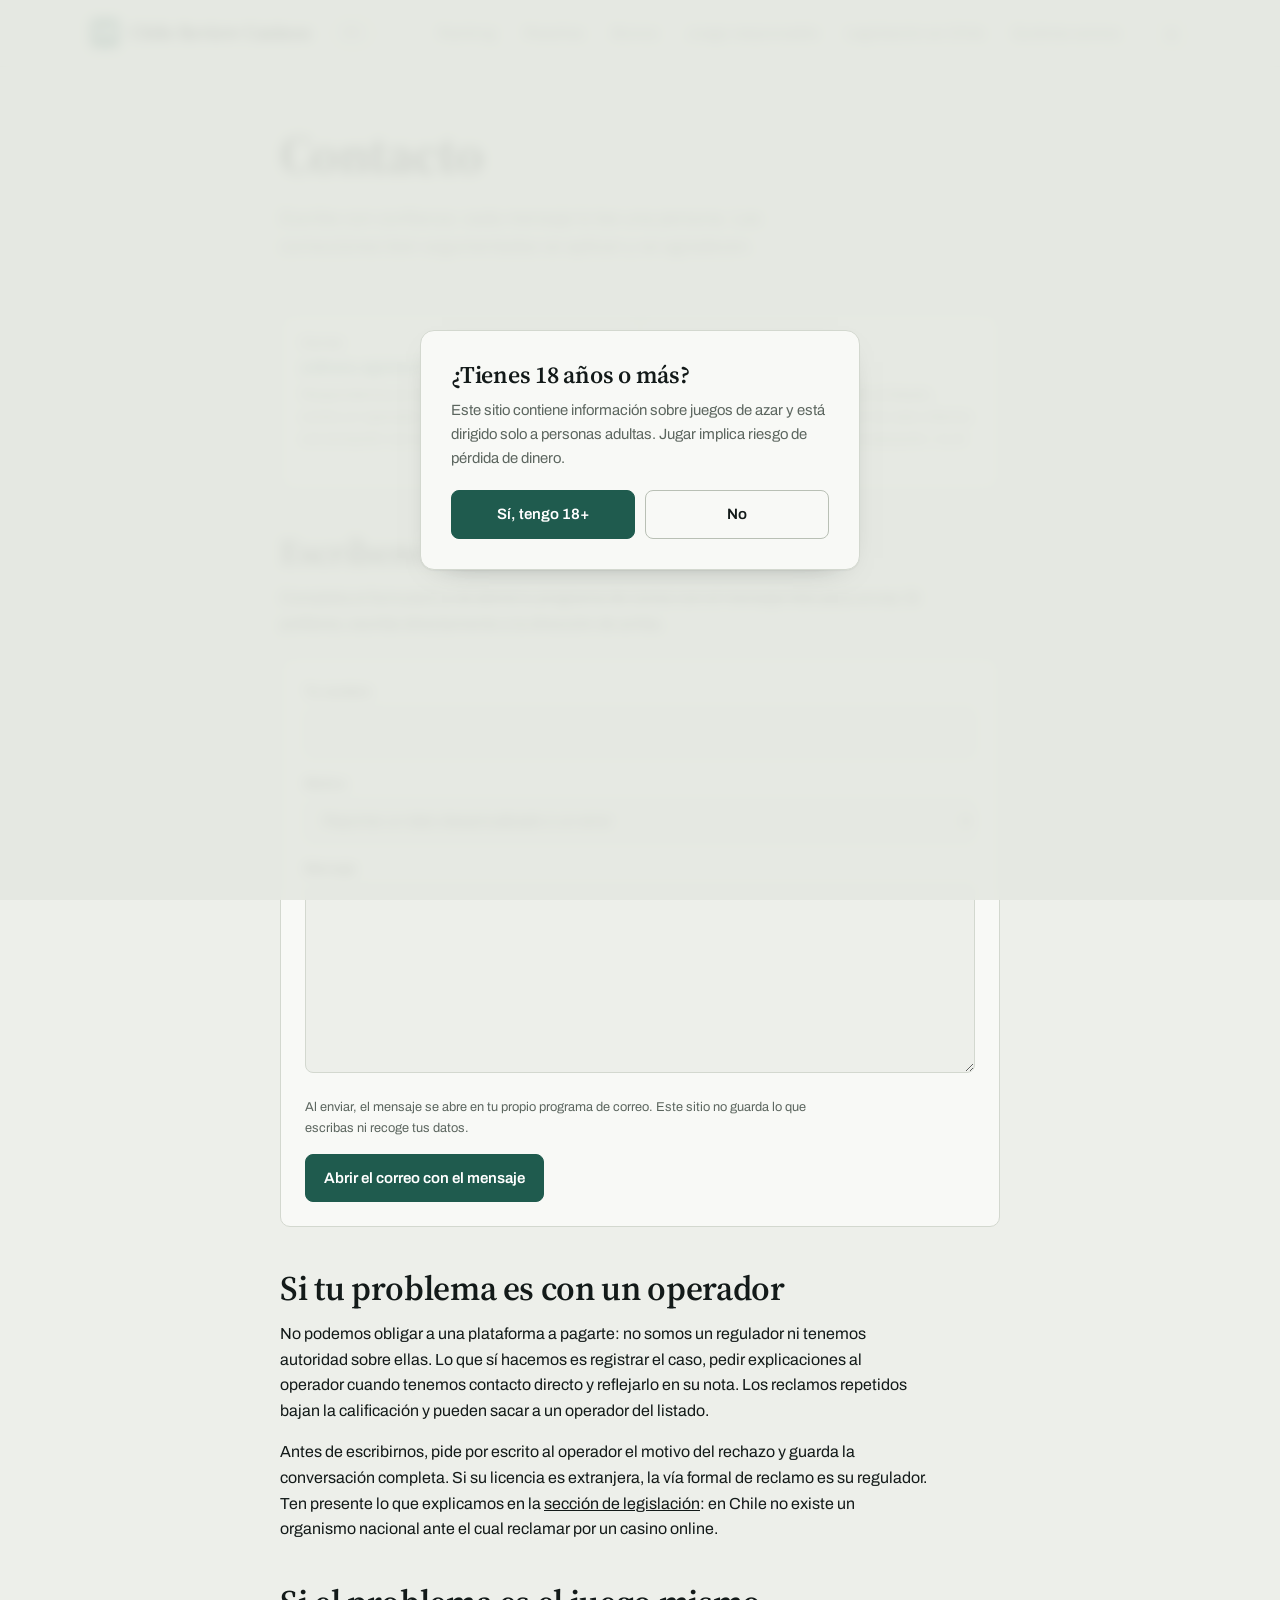
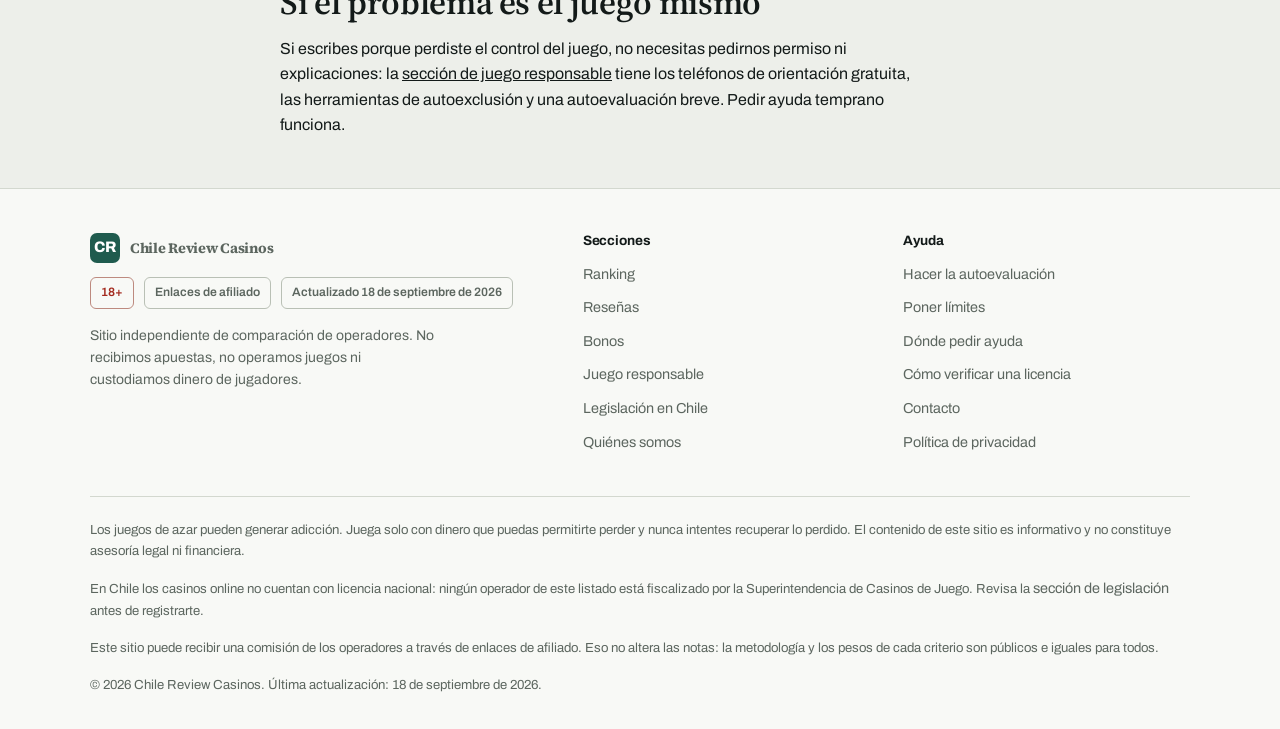
<file: contacto.html>
<!doctype html>
<html lang="es-CL">
<head>
<meta charset="utf-8">
<meta name="viewport" content="width=device-width, initial-scale=1">
<title>Contacto | Chile Review Casinos</title>
<meta name="description" content="Escríbenos para reportar un dato desactualizado, un problema con un operador o para proponer un casino a evaluación.">
<meta name="robots" content="index,follow,max-snippet:-1,max-image-preview:large">
<meta name="author" content="Equipo editorial de Chile Review Casinos">
<meta name="rating" content="adult">
<link rel="canonical" href="https://chile-review-casinos.online/contacto">
<meta property="og:type" content="website">
<meta property="og:locale" content="es_CL">
<meta property="og:site_name" content="Chile Review Casinos">
<meta property="og:title" content="Contacto | Chile Review Casinos">
<meta property="og:description" content="Escríbenos para reportar un dato desactualizado, un problema con un operador o para proponer un casino a evaluación.">
<meta property="og:url" content="https://chile-review-casinos.online/contacto">
<meta name="twitter:card" content="summary_large_image">
<meta name="twitter:title" content="Contacto | Chile Review Casinos">
<meta name="twitter:description" content="Escríbenos para reportar un dato desactualizado, un problema con un operador o para proponer un casino a evaluación.">
<link rel="preconnect" href="https://fonts.googleapis.com">
<link rel="preconnect" href="https://fonts.gstatic.com" crossorigin>
<link href="https://fonts.googleapis.com/css2?family=Archivo:wght@400;500;600;700;800&family=Source+Serif+4:opsz,wght@8..60,400;8..60,600;8..60,700&display=swap" rel="stylesheet">
<link rel="stylesheet" href="/assets/styles.css">
<script type="application/ld+json">
{
  "@context": "https://schema.org",
  "@graph": [
    {
      "@type": "Organization",
      "@id": "https://chile-review-casinos.online/#organizacion",
      "name": "Chile Review Casinos",
      "url": "https://chile-review-casinos.online/",
      "description": "Sitio independiente de comparación de casinos online. No recibe apuestas ni opera juegos."
    },
    {
      "@type": "ContactPage",
      "@id": "https://chile-review-casinos.online/contacto#contacto",
      "name": "Contacto",
      "inLanguage": "es-CL",
      "mainEntityOfPage": "https://chile-review-casinos.online/contacto"
    },
    {
      "@type": "BreadcrumbList",
      "itemListElement": [
        {
          "@type": "ListItem",
          "position": 1,
          "name": "Inicio",
          "item": "https://chile-review-casinos.online/"
        },
        {
          "@type": "ListItem",
          "position": 2,
          "name": "Contacto",
          "item": "https://chile-review-casinos.online/contacto"
        }
      ]
    }
  ]
}
</script>
</head>
<body>

<a href="#contenido" class="skip">Ir al contenido</a>

<div class="gate" id="gate" hidden>
  <div class="gate-card" role="dialog" aria-modal="true" aria-labelledby="gate-h">
    <h2 id="gate-h">¿Tienes 18 años o más?</h2>
    <p id="gate-text">Este sitio contiene información sobre juegos de azar y está dirigido solo a personas adultas. Jugar implica riesgo de pérdida de dinero.</p>
    <div class="gate-actions" id="gate-actions">
      <button class="btn btn-primary" id="gate-yes">Sí, tengo 18+</button>
      <button class="btn btn-outline" id="gate-no">No</button>
    </div>
  </div>
</div>

<header class="site">
  <div class="wrap bar">
    <a href="/" class="brand"><span class="mk">CR</span>Chile Review Casinos</a>
    <span class="age-chip brand-age">18+</span>
    <nav class="main" id="nav" aria-label="Principal">
      <a href="/">Ranking</a>
      <a href="/resenas">Reseñas</a>
      <a href="/bonos">Bonos</a>
      <a href="/juego-responsable">Juego responsable</a>
      <a href="/legislacion">Legislación en Chile</a>
      <a href="/quienes-somos">Quiénes somos</a>
    </nav>
    <button class="icon-btn" id="theme" aria-label="Cambiar tema">◐</button>
    <button class="icon-btn burger" id="burger" aria-label="Menú" aria-expanded="false">≡</button>
  </div>
</header>

<main id="contenido">
<div class="wrap narrow prose">
    <section class="hero" style="padding-bottom:16px">
      <h1>Contacto</h1>
      <p class="lead">Escribe con confianza: cada mensaje lo lee una persona. Las correcciones bien argumentadas se aplican y se agradecen.</p>
    </section>

    <div class="contacts">
      <div class="contact">
        <div class="contact-name">Correo</div>
        <div class="contact-detail" style="font-size:1.05rem"><a href="mailto:yakuza.agency777@gmail.com">yakuza.agency777@gmail.com</a></div>
        <p class="contact-note">Respondemos en días hábiles. Para reclamos contra un operador, adjunta capturas de la conversación con su soporte.</p>
      </div>
      <div class="contact">
        <div class="contact-name">Para operadores</div>
        <div class="contact-detail" style="font-size:1.05rem">Evaluación</div>
        <p class="contact-note">Si quieres que tu plataforma entre al listado, escribe y te enviamos la ficha con los seis criterios y sus pesos. La nota la define la evaluación, no el acuerdo.</p>
      </div>
    </div>

    <h2 id="formulario">Escríbenos</h2>
    <p>Completa el formulario y se abrirá tu programa de correo con el mensaje listo para enviar. Si prefieres, escribe directamente a la dirección de arriba.</p>

    <form class="form" id="contactForm" data-email="yakuza.agency777@gmail.com" novalidate>
      <div class="field">
        <label for="f-nombre">Tu nombre</label>
        <input type="text" id="f-nombre" name="nombre" autocomplete="name" required>
      </div>
      <div class="field">
        <label for="f-asunto">Motivo</label>
        <select id="f-asunto" name="asunto">
          <option>Reportar un dato desactualizado o un error</option>
          <option>Problema con un operador</option>
          <option>Proponer un casino para evaluación</option>
          <option>Soy operador y quiero ser evaluado</option>
          <option>Otro</option>
        </select>
      </div>
      <div class="field">
        <label for="f-mensaje">Mensaje</label>
        <textarea id="f-mensaje" name="mensaje" rows="7" required></textarea>
      </div>
      <p class="tiny muted">Al enviar, el mensaje se abre en tu propio programa de correo. Este sitio no guarda lo que escribas ni recoge tus datos.</p>
      <button class="btn btn-primary" type="submit">Abrir el correo con el mensaje</button>
      <p class="form-error" id="formError" hidden>Completa tu nombre y el mensaje antes de enviar.</p>
    </form>

    <h2>Si tu problema es con un operador</h2>
    <p>No podemos obligar a una plataforma a pagarte: no somos un regulador ni tenemos autoridad sobre ellas. Lo que sí hacemos es registrar el caso, pedir explicaciones al operador cuando tenemos contacto directo y reflejarlo en su nota. Los reclamos repetidos bajan la calificación y pueden sacar a un operador del listado.</p>
    <p>Antes de escribirnos, pide por escrito al operador el motivo del rechazo y guarda la conversación completa. Si su licencia es extranjera, la vía formal de reclamo es su regulador. Ten presente lo que explicamos en la <a href="/legislacion">sección de legislación</a>: en Chile no existe un organismo nacional ante el cual reclamar por un casino online.</p>

    <h2>Si el problema es el juego mismo</h2>
    <p>Si escribes porque perdiste el control del juego, no necesitas pedirnos permiso ni explicaciones: la <a href="/juego-responsable">sección de juego responsable</a> tiene los teléfonos de orientación gratuita, las herramientas de autoexclusión y una autoevaluación breve. Pedir ayuda temprano funciona.</p>
  </div>
</main>

<footer class="site">
  <div class="wrap">
    <div class="fgrid">
      <div>
        <a href="/" class="brand" style="margin-bottom:14px"><span class="mk">CR</span>Chile Review Casinos</a>
        <div class="badges" style="margin-top:14px">
          <span class="badge age">18+</span>
          <span class="badge">Enlaces de afiliado</span>
          <span class="badge">Actualizado 18 de septiembre de 2026</span>
        </div>
        <p class="small muted" style="max-width:44ch">Sitio independiente de comparación de operadores. No recibimos apuestas, no operamos juegos ni custodiamos dinero de jugadores.</p>
      </div>
      <div>
        <h4>Secciones</h4>
        <ul>
          <li><a href="/">Ranking</a></li>
          <li><a href="/resenas">Reseñas</a></li>
          <li><a href="/bonos">Bonos</a></li>
          <li><a href="/juego-responsable">Juego responsable</a></li>
          <li><a href="/legislacion">Legislación en Chile</a></li>
          <li><a href="/quienes-somos">Quiénes somos</a></li>
        </ul>
      </div>
      <div>
        <h4>Ayuda</h4>
        <ul>
          <li><a href="/juego-responsable#test">Hacer la autoevaluación</a></li>
          <li><a href="/juego-responsable#limites">Poner límites</a></li>
          <li><a href="/juego-responsable#ayuda">Dónde pedir ayuda</a></li>
          <li><a href="/legislacion#licencia">Cómo verificar una licencia</a></li>
          <li><a href="/contacto">Contacto</a></li>
          <li><a href="/politica-privacidad">Política de privacidad</a></li>
        </ul>
      </div>
    </div>
    <div class="fbot">
      <p>Los juegos de azar pueden generar adicción. Juega solo con dinero que puedas permitirte perder y nunca intentes recuperar lo perdido. El contenido de este sitio es informativo y no constituye asesoría legal ni financiera.</p>
      <p>En Chile los casinos online no cuentan con licencia nacional: ningún operador de este listado está fiscalizado por la Superintendencia de Casinos de Juego. Revisa la <a href="/legislacion">sección de legislación</a> antes de registrarte.</p>
      <p>Este sitio puede recibir una comisión de los operadores a través de enlaces de afiliado. Eso no altera las notas: la metodología y los pesos de cada criterio son públicos e iguales para todos.</p>
      <p style="margin-bottom:0">© 2026 Chile Review Casinos. Última actualización: 18 de septiembre de 2026.</p>
    </div>
  </div>
</footer>

<script src="/assets/app.js" defer></script>
</body>
</html>
</file>
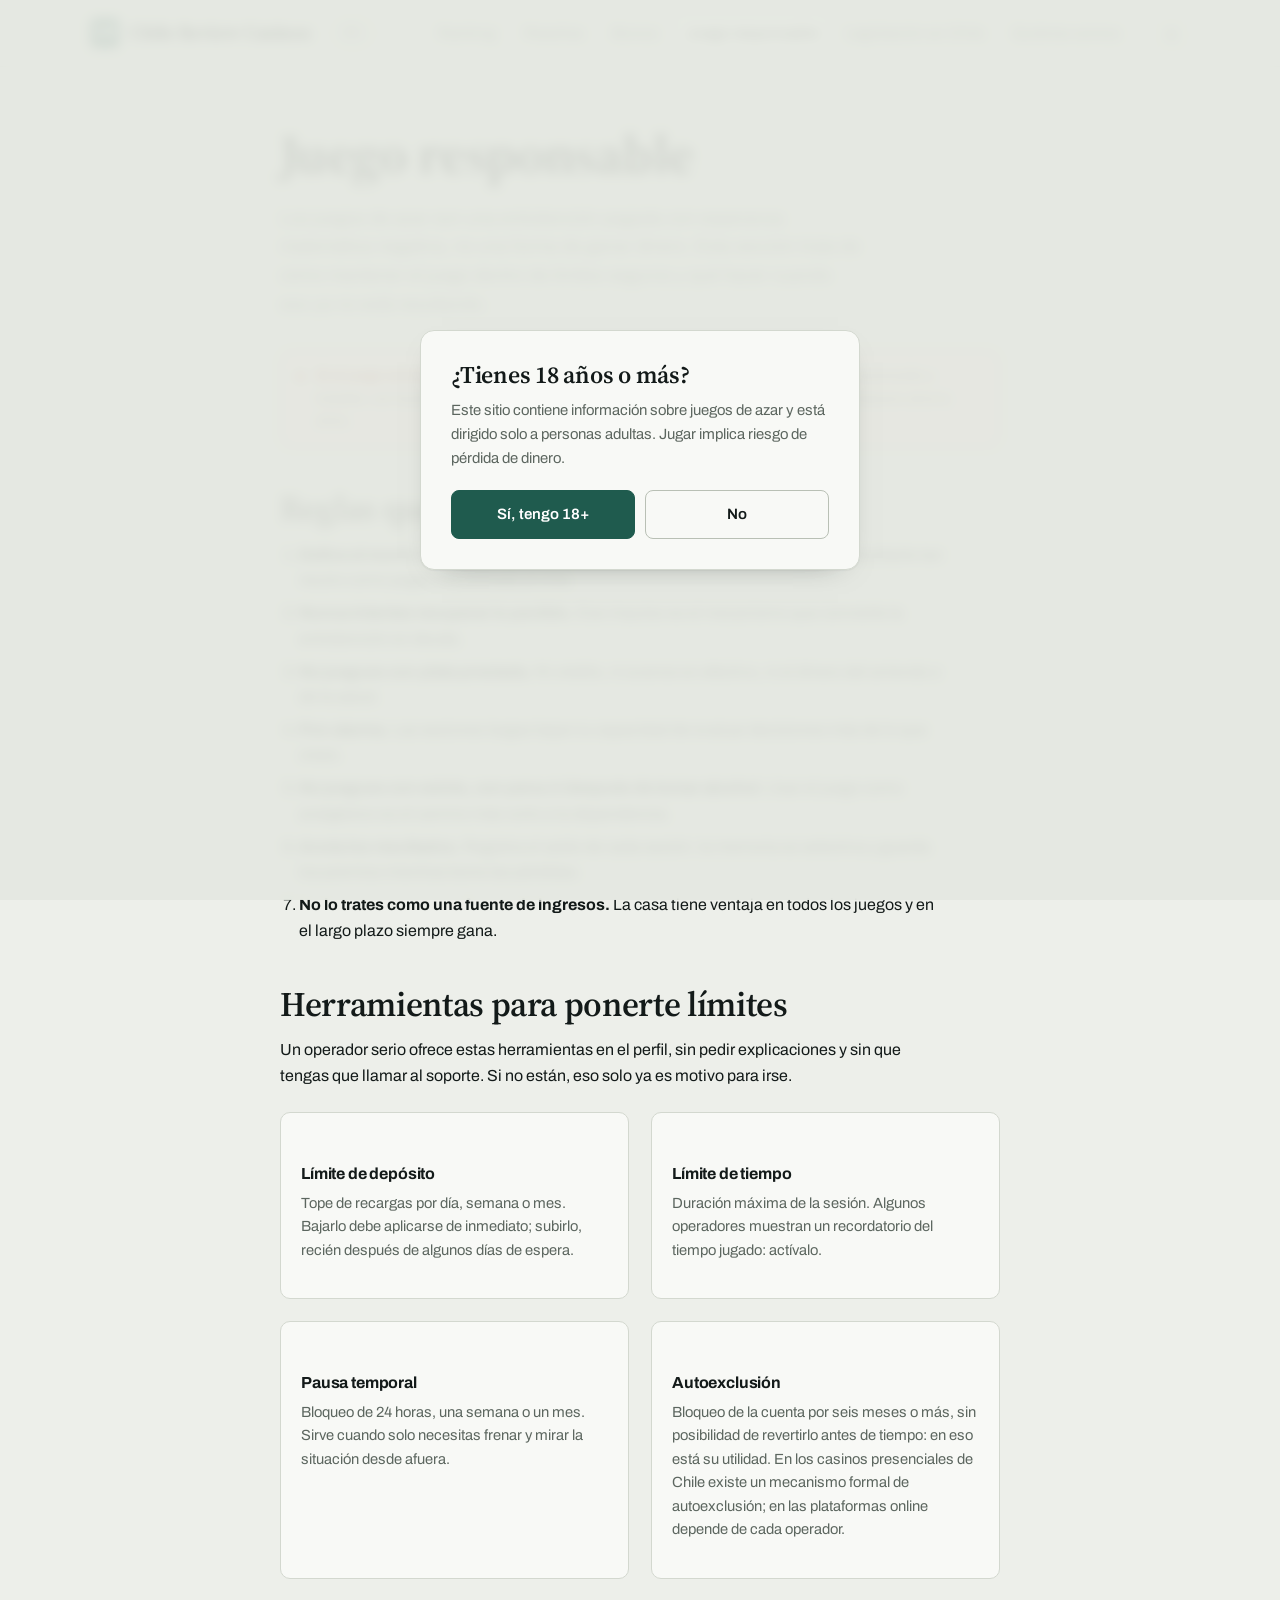
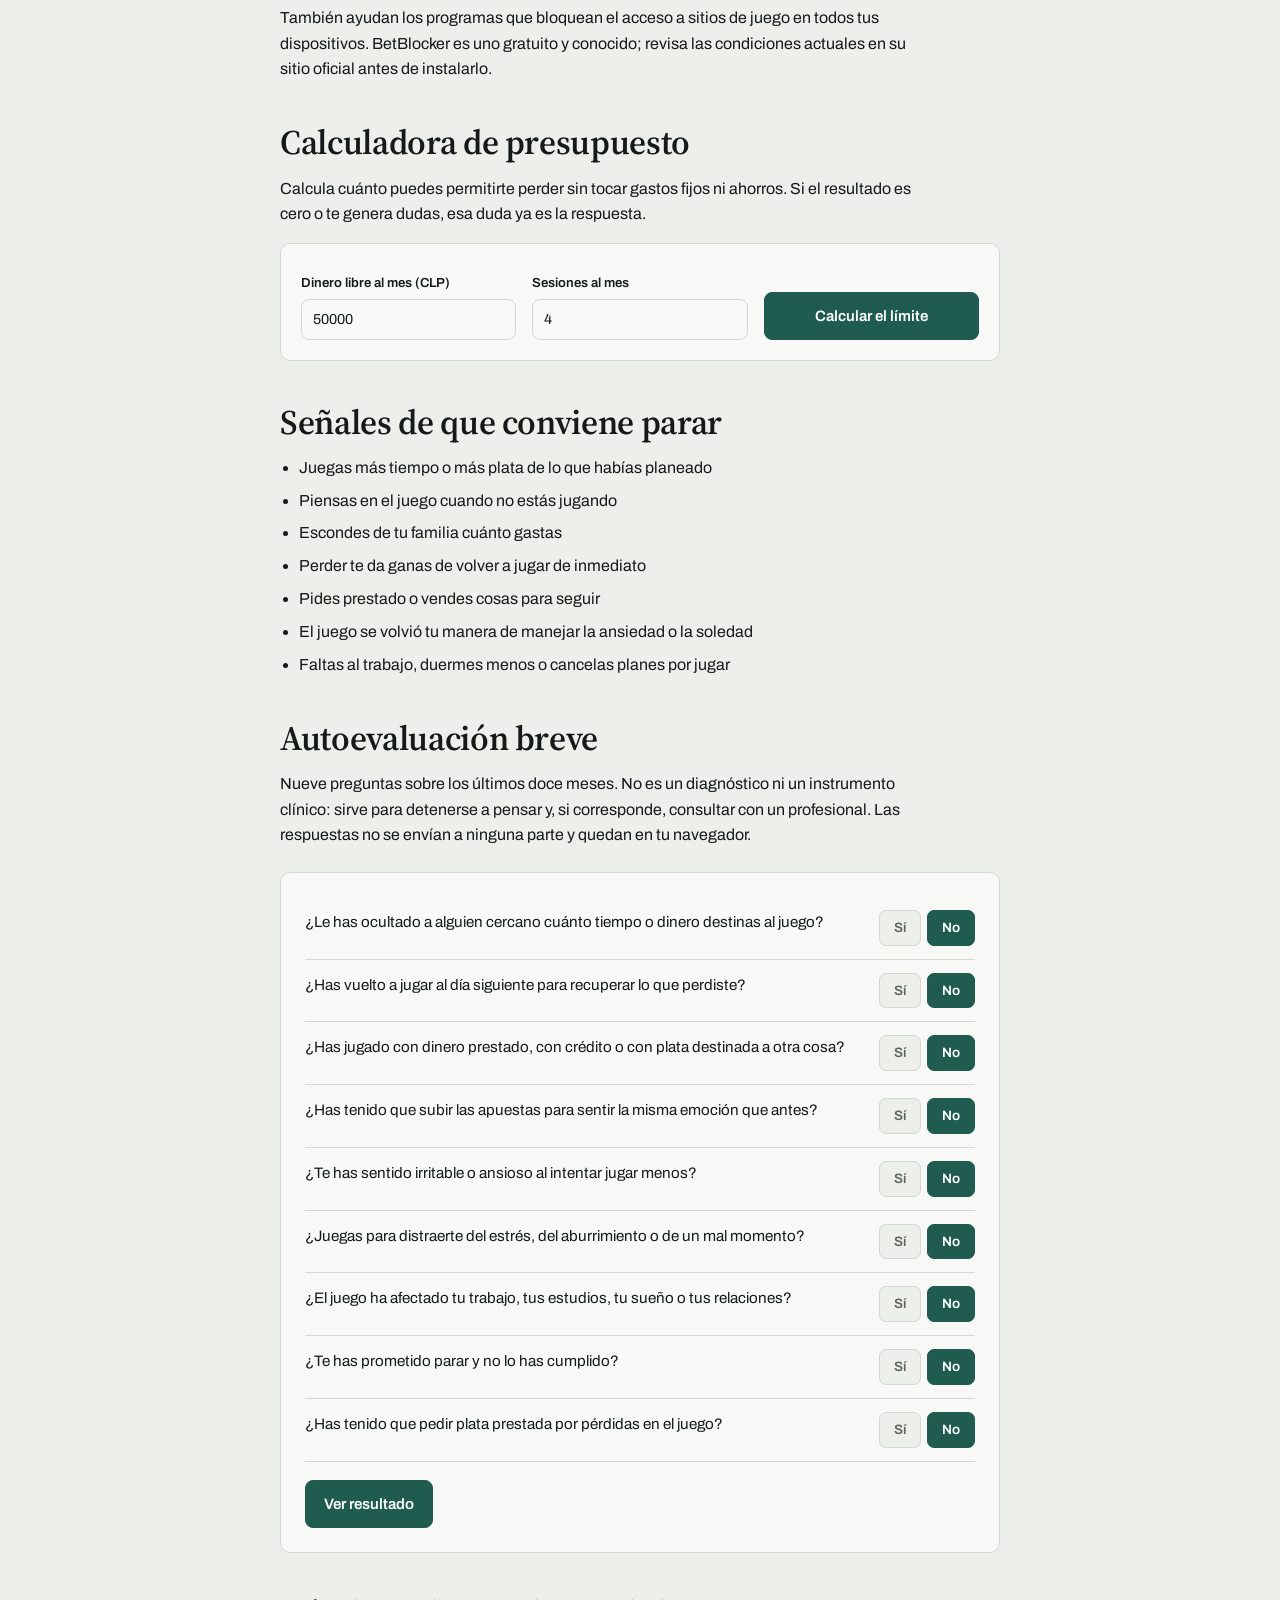
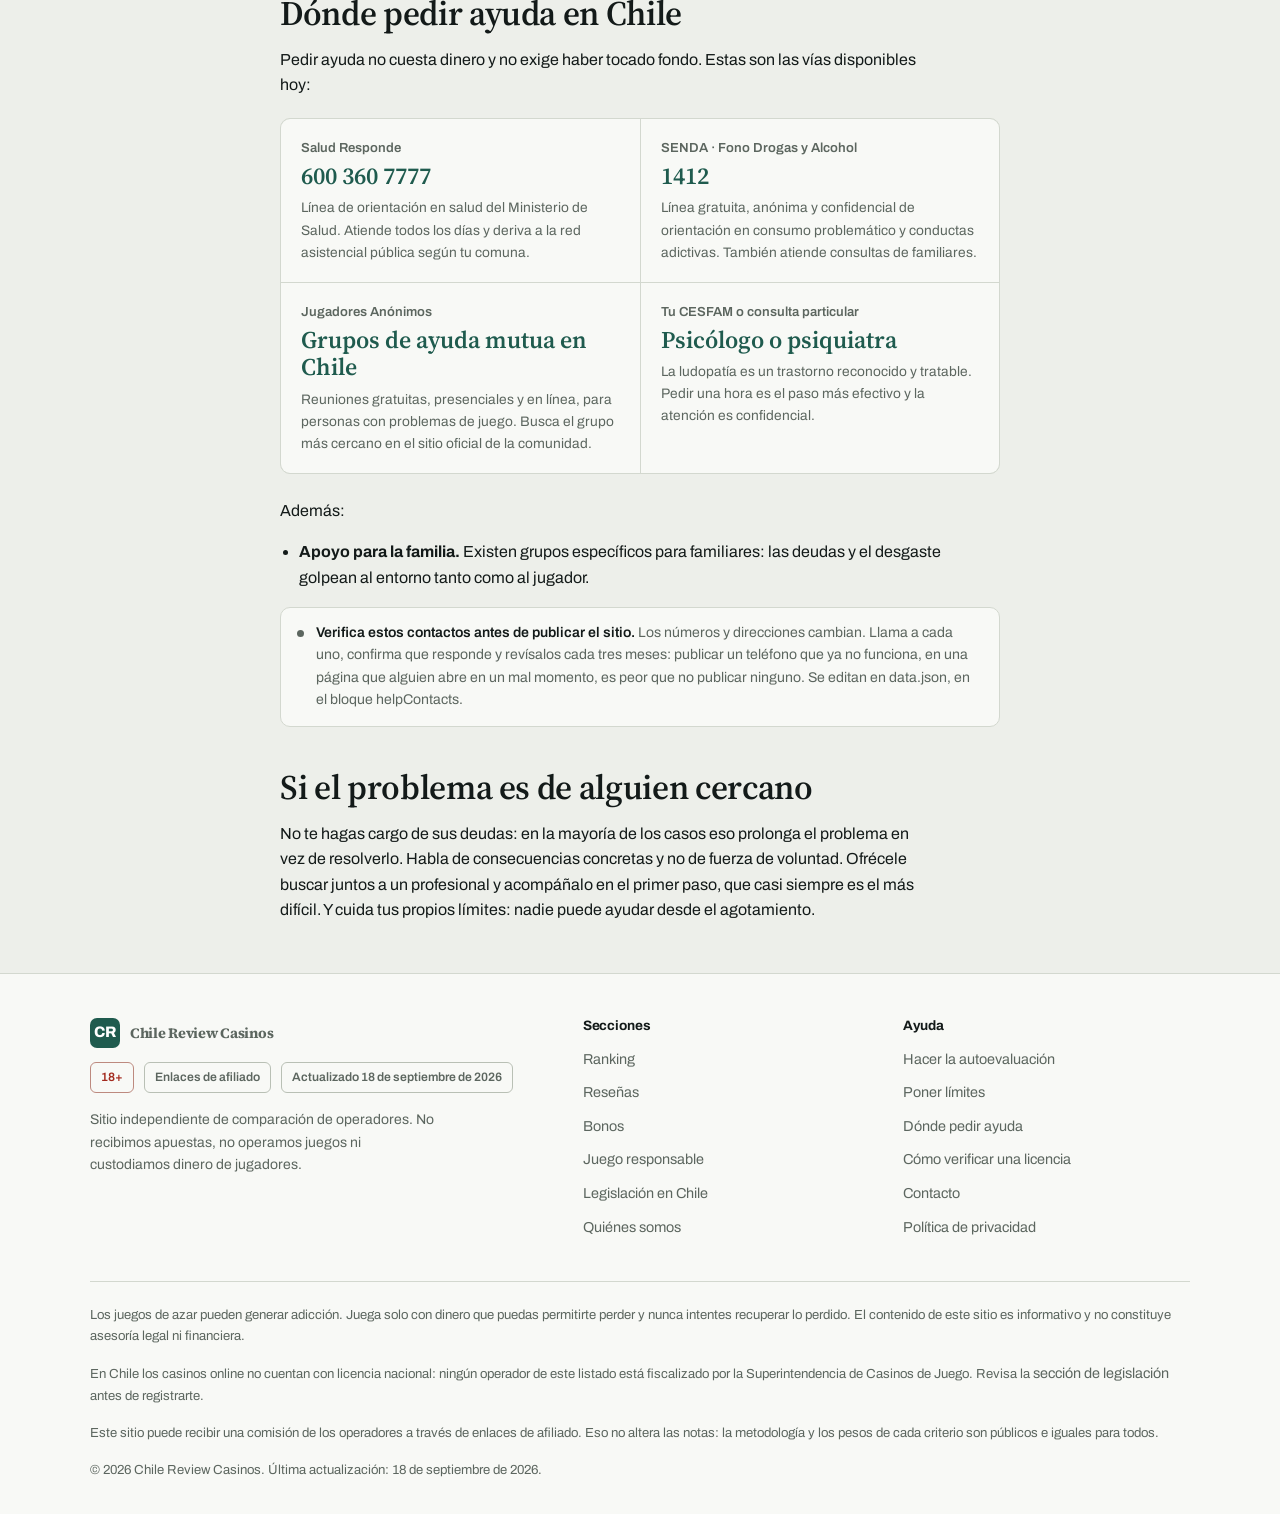
<file: juego-responsable.html>
<!doctype html>
<html lang="es-CL">
<head>
<meta charset="utf-8">
<meta name="viewport" content="width=device-width, initial-scale=1">
<title>Juego responsable: límites, señales de alerta y ayuda en Chile | Chile Review Casinos</title>
<meta name="description" content="Cómo poner límites de depósito y tiempo, autoexcluirse, calcular un presupuesto seguro y dónde pedir ayuda por ludopatía en Chile. Incluye una autoevaluación de nueve preguntas.">
<meta name="robots" content="index,follow,max-snippet:-1,max-image-preview:large">
<meta name="author" content="Equipo editorial de Chile Review Casinos">
<meta name="rating" content="adult">
<link rel="canonical" href="https://chile-review-casinos.online/juego-responsable">
<meta property="og:type" content="website">
<meta property="og:locale" content="es_CL">
<meta property="og:site_name" content="Chile Review Casinos">
<meta property="og:title" content="Juego responsable: límites, señales de alerta y ayuda en Chile | Chile Review Casinos">
<meta property="og:description" content="Cómo poner límites de depósito y tiempo, autoexcluirse, calcular un presupuesto seguro y dónde pedir ayuda por ludopatía en Chile. Incluye una autoevaluación de nueve preguntas.">
<meta property="og:url" content="https://chile-review-casinos.online/juego-responsable">
<meta name="twitter:card" content="summary_large_image">
<meta name="twitter:title" content="Juego responsable: límites, señales de alerta y ayuda en Chile | Chile Review Casinos">
<meta name="twitter:description" content="Cómo poner límites de depósito y tiempo, autoexcluirse, calcular un presupuesto seguro y dónde pedir ayuda por ludopatía en Chile. Incluye una autoevaluación de nueve preguntas.">
<link rel="preconnect" href="https://fonts.googleapis.com">
<link rel="preconnect" href="https://fonts.gstatic.com" crossorigin>
<link href="https://fonts.googleapis.com/css2?family=Archivo:wght@400;500;600;700;800&family=Source+Serif+4:opsz,wght@8..60,400;8..60,600;8..60,700&display=swap" rel="stylesheet">
<link rel="stylesheet" href="/assets/styles.css">
<script type="application/ld+json">
{
  "@context": "https://schema.org",
  "@graph": [
    {
      "@type": "Organization",
      "@id": "https://chile-review-casinos.online/#organizacion",
      "name": "Chile Review Casinos",
      "url": "https://chile-review-casinos.online/",
      "description": "Sitio independiente de comparación de casinos online. No recibe apuestas ni opera juegos."
    },
    {
      "@type": "Article",
      "@id": "https://chile-review-casinos.online/juego-responsable#articulo",
      "headline": "Juego responsable: límites, señales de alerta y ayuda en Chile",
      "description": "Guía de juego responsable: herramientas de autolimitación, señales de alerta, autoevaluación y recursos de ayuda por ludopatía.",
      "inLanguage": "es-CL",
      "datePublished": "2026-09-18",
      "dateModified": "2026-09-18",
      "author": {
        "@type": "Organization",
        "name": "Equipo editorial de Chile Review Casinos"
      },
      "publisher": {
        "@id": "https://chile-review-casinos.online/#organizacion"
      },
      "mainEntityOfPage": "https://chile-review-casinos.online/juego-responsable"
    },
    {
      "@type": "BreadcrumbList",
      "itemListElement": [
        {
          "@type": "ListItem",
          "position": 1,
          "name": "Inicio",
          "item": "https://chile-review-casinos.online/"
        },
        {
          "@type": "ListItem",
          "position": 2,
          "name": "Juego responsable",
          "item": "https://chile-review-casinos.online/juego-responsable"
        }
      ]
    }
  ]
}
</script>
</head>
<body>

<a href="#contenido" class="skip">Ir al contenido</a>

<div class="gate" id="gate" hidden>
  <div class="gate-card" role="dialog" aria-modal="true" aria-labelledby="gate-h">
    <h2 id="gate-h">¿Tienes 18 años o más?</h2>
    <p id="gate-text">Este sitio contiene información sobre juegos de azar y está dirigido solo a personas adultas. Jugar implica riesgo de pérdida de dinero.</p>
    <div class="gate-actions" id="gate-actions">
      <button class="btn btn-primary" id="gate-yes">Sí, tengo 18+</button>
      <button class="btn btn-outline" id="gate-no">No</button>
    </div>
  </div>
</div>

<header class="site">
  <div class="wrap bar">
    <a href="/" class="brand"><span class="mk">CR</span>Chile Review Casinos</a>
    <span class="age-chip brand-age">18+</span>
    <nav class="main" id="nav" aria-label="Principal">
      <a href="/">Ranking</a>
      <a href="/resenas">Reseñas</a>
      <a href="/bonos">Bonos</a>
      <a href="/juego-responsable" class="on" aria-current="page">Juego responsable</a>
      <a href="/legislacion">Legislación en Chile</a>
      <a href="/quienes-somos">Quiénes somos</a>
    </nav>
    <button class="icon-btn" id="theme" aria-label="Cambiar tema">◐</button>
    <button class="icon-btn burger" id="burger" aria-label="Menú" aria-expanded="false">≡</button>
  </div>
</header>

<main id="contenido">
<div class="wrap narrow prose">
    <section class="hero" style="padding-bottom:16px">
      <h1>Juego responsable</h1>
      <p class="lead">Los juegos de azar son una entretención pagada con esperanza matemática negativa, no una forma de ganar dinero. Esta sección trata de cómo mantener el juego dentro de límites seguros y qué hacer cuando eso ya no está resultando.</p>
    </section>

    <div class="notice warn">
      <span class="dot"></span>
      <div><strong>Si el juego se te fue de las manos, hay ayuda y funciona.</strong> La ludopatía es un trastorno reconocido y tratable, con buena evidencia a favor de la terapia cognitivo-conductual. Pedir ayuda temprano ahorra años.</div>
    </div>

    <h2 id="reglas">Reglas que sí protegen</h2>
    <ol>
      <li><b>Define el monto antes de empezar, no durante.</b> Perder esa cantidad debería resultarte tan neutro como pagar una entrada al cine.</li>
      <li><b>Nunca intentes recuperar lo perdido.</b> Ese impulso es el mecanismo que convierte la entretención en deuda.</li>
      <li><b>No juegues con plata prestada.</b> Ni crédito, ni avance en efectivo, ni el dinero del arriendo o de la salud.</li>
      <li><b>Pon alarma.</b> Las sesiones largas bajan tu capacidad de evaluar decisiones más de lo que crees.</li>
      <li><b>No juegues con estrés, con pena ni después de tomar alcohol.</b> Usar el juego como analgésico es el camino más corto a la dependencia.</li>
      <li><b>Anota los resultados.</b> Registra el saldo de cada sesión: la memoria es selectiva y guarda los premios mientras borra las pérdidas.</li>
      <li><b>No lo trates como una fuente de ingresos.</b> La casa tiene ventaja en todos los juegos y en el largo plazo siempre gana.</li>
    </ol>

    <h2 id="limites">Herramientas para ponerte límites</h2>
    <p>Un operador serio ofrece estas herramientas en el perfil, sin pedir explicaciones y sin que tengas que llamar al soporte. Si no están, eso solo ya es motivo para irse.</p>
    <div class="cols" style="margin-bottom:26px">
      <div class="box"><h3>Límite de depósito</h3><p>Tope de recargas por día, semana o mes. Bajarlo debe aplicarse de inmediato; subirlo, recién después de algunos días de espera.</p></div>
      <div class="box"><h3>Límite de tiempo</h3><p>Duración máxima de la sesión. Algunos operadores muestran un recordatorio del tiempo jugado: actívalo.</p></div>
      <div class="box"><h3>Pausa temporal</h3><p>Bloqueo de 24 horas, una semana o un mes. Sirve cuando solo necesitas frenar y mirar la situación desde afuera.</p></div>
      <div class="box"><h3>Autoexclusión</h3><p>Bloqueo de la cuenta por seis meses o más, sin posibilidad de revertirlo antes de tiempo: en eso está su utilidad. En los casinos presenciales de Chile existe un mecanismo formal de autoexclusión; en las plataformas online depende de cada operador.</p></div>
    </div>
    <p>También ayudan los programas que bloquean el acceso a sitios de juego en todos tus dispositivos. BetBlocker es uno gratuito y conocido; revisa las condiciones actuales en su sitio oficial antes de instalarlo.</p>

    <h2 id="presupuesto">Calculadora de presupuesto</h2>
    <p>Calcula cuánto puedes permitirte perder sin tocar gastos fijos ni ahorros. Si el resultado es cero o te genera dudas, esa duda ya es la respuesta.</p>
    <div class="box">
      <div class="planner">
        <div class="field">
          <label for="p1">Dinero libre al mes (CLP)</label>
          <input type="number" id="p1" min="0" step="5000" value="50000" inputmode="numeric">
        </div>
        <div class="field">
          <label for="p2">Sesiones al mes</label>
          <input type="number" id="p2" min="1" max="60" step="1" value="4" inputmode="numeric">
        </div>
        <div class="field">
          <button class="btn btn-primary btn-block" id="calc">Calcular el límite</button>
        </div>
      </div>
      <div class="planout" id="planout" style="display:none"></div>
    </div>

    <h2 id="senales">Señales de que conviene parar</h2>
    <ul>
      <li>Juegas más tiempo o más plata de lo que habías planeado</li>
      <li>Piensas en el juego cuando no estás jugando</li>
      <li>Escondes de tu familia cuánto gastas</li>
      <li>Perder te da ganas de volver a jugar de inmediato</li>
      <li>Pides prestado o vendes cosas para seguir</li>
      <li>El juego se volvió tu manera de manejar la ansiedad o la soledad</li>
      <li>Faltas al trabajo, duermes menos o cancelas planes por jugar</li>
    </ul>

    <h2 id="test">Autoevaluación breve</h2>
    <p>Nueve preguntas sobre los últimos doce meses. No es un diagnóstico ni un instrumento clínico: sirve para detenerse a pensar y, si corresponde, consultar con un profesional. Las respuestas no se envían a ninguna parte y quedan en tu navegador.</p>
    <div class="quiz" id="quiz">
      <div class="q">
        <p>¿Le has ocultado a alguien cercano cuánto tiempo o dinero destinas al juego?</p>
        <div class="yn">
          <label><input type="radio" name="q0" value="1"><span>Sí</span></label>
          <label><input type="radio" name="q0" value="0" checked><span>No</span></label>
        </div>
      </div>
      <div class="q">
        <p>¿Has vuelto a jugar al día siguiente para recuperar lo que perdiste?</p>
        <div class="yn">
          <label><input type="radio" name="q1" value="1"><span>Sí</span></label>
          <label><input type="radio" name="q1" value="0" checked><span>No</span></label>
        </div>
      </div>
      <div class="q">
        <p>¿Has jugado con dinero prestado, con crédito o con plata destinada a otra cosa?</p>
        <div class="yn">
          <label><input type="radio" name="q2" value="1"><span>Sí</span></label>
          <label><input type="radio" name="q2" value="0" checked><span>No</span></label>
        </div>
      </div>
      <div class="q">
        <p>¿Has tenido que subir las apuestas para sentir la misma emoción que antes?</p>
        <div class="yn">
          <label><input type="radio" name="q3" value="1"><span>Sí</span></label>
          <label><input type="radio" name="q3" value="0" checked><span>No</span></label>
        </div>
      </div>
      <div class="q">
        <p>¿Te has sentido irritable o ansioso al intentar jugar menos?</p>
        <div class="yn">
          <label><input type="radio" name="q4" value="1"><span>Sí</span></label>
          <label><input type="radio" name="q4" value="0" checked><span>No</span></label>
        </div>
      </div>
      <div class="q">
        <p>¿Juegas para distraerte del estrés, del aburrimiento o de un mal momento?</p>
        <div class="yn">
          <label><input type="radio" name="q5" value="1"><span>Sí</span></label>
          <label><input type="radio" name="q5" value="0" checked><span>No</span></label>
        </div>
      </div>
      <div class="q">
        <p>¿El juego ha afectado tu trabajo, tus estudios, tu sueño o tus relaciones?</p>
        <div class="yn">
          <label><input type="radio" name="q6" value="1"><span>Sí</span></label>
          <label><input type="radio" name="q6" value="0" checked><span>No</span></label>
        </div>
      </div>
      <div class="q">
        <p>¿Te has prometido parar y no lo has cumplido?</p>
        <div class="yn">
          <label><input type="radio" name="q7" value="1"><span>Sí</span></label>
          <label><input type="radio" name="q7" value="0" checked><span>No</span></label>
        </div>
      </div>
      <div class="q">
        <p>¿Has tenido que pedir plata prestada por pérdidas en el juego?</p>
        <div class="yn">
          <label><input type="radio" name="q8" value="1"><span>Sí</span></label>
          <label><input type="radio" name="q8" value="0" checked><span>No</span></label>
        </div>
      </div>
      <button class="btn btn-primary" id="quizBtn" style="margin-top:18px">Ver resultado</button>
      <div class="result" id="quizResult" role="status" aria-live="polite"></div>
    </div>

    <h2 id="ayuda">Dónde pedir ayuda en Chile</h2>
    <p>Pedir ayuda no cuesta dinero y no exige haber tocado fondo. Estas son las vías disponibles hoy:</p>
<div class="contacts">
      <div class="contact">
        <div class="contact-name">Salud Responde</div>
        <div class="contact-detail"><a href="tel:6003607777">600 360 7777</a></div>
        <p class="contact-note">Línea de orientación en salud del Ministerio de Salud. Atiende todos los días y deriva a la red asistencial pública según tu comuna.</p>
      </div>
      <div class="contact">
        <div class="contact-name">SENDA · Fono Drogas y Alcohol</div>
        <div class="contact-detail"><a href="tel:1412">1412</a></div>
        <p class="contact-note">Línea gratuita, anónima y confidencial de orientación en consumo problemático y conductas adictivas. También atiende consultas de familiares.</p>
      </div>
      <div class="contact">
        <div class="contact-name">Jugadores Anónimos</div>
        <div class="contact-detail">Grupos de ayuda mutua en Chile</div>
        <p class="contact-note">Reuniones gratuitas, presenciales y en línea, para personas con problemas de juego. Busca el grupo más cercano en el sitio oficial de la comunidad.</p>
      </div>
      <div class="contact">
        <div class="contact-name">Tu CESFAM o consulta particular</div>
        <div class="contact-detail">Psicólogo o psiquiatra</div>
        <p class="contact-note">La ludopatía es un trastorno reconocido y tratable. Pedir una hora es el paso más efectivo y la atención es confidencial.</p>
      </div>
    </div>
    <p style="margin-top:24px">Además:</p>
    <ul>
      <li><b>Apoyo para la familia.</b> Existen grupos específicos para familiares: las deudas y el desgaste golpean al entorno tanto como al jugador.</li>
    </ul>
    <div class="notice">
      <span class="dot"></span>
      <div><strong>Verifica estos contactos antes de publicar el sitio.</strong> Los números y direcciones cambian. Llama a cada uno, confirma que responde y revísalos cada tres meses: publicar un teléfono que ya no funciona, en una página que alguien abre en un mal momento, es peor que no publicar ninguno. Se editan en data.json, en el bloque helpContacts.</div>
    </div>

    <h2>Si el problema es de alguien cercano</h2>
    <p>No te hagas cargo de sus deudas: en la mayoría de los casos eso prolonga el problema en vez de resolverlo. Habla de consecuencias concretas y no de fuerza de voluntad. Ofrécele buscar juntos a un profesional y acompáñalo en el primer paso, que casi siempre es el más difícil. Y cuida tus propios límites: nadie puede ayudar desde el agotamiento.</p>
  </div>
</main>

<footer class="site">
  <div class="wrap">
    <div class="fgrid">
      <div>
        <a href="/" class="brand" style="margin-bottom:14px"><span class="mk">CR</span>Chile Review Casinos</a>
        <div class="badges" style="margin-top:14px">
          <span class="badge age">18+</span>
          <span class="badge">Enlaces de afiliado</span>
          <span class="badge">Actualizado 18 de septiembre de 2026</span>
        </div>
        <p class="small muted" style="max-width:44ch">Sitio independiente de comparación de operadores. No recibimos apuestas, no operamos juegos ni custodiamos dinero de jugadores.</p>
      </div>
      <div>
        <h4>Secciones</h4>
        <ul>
          <li><a href="/">Ranking</a></li>
          <li><a href="/resenas">Reseñas</a></li>
          <li><a href="/bonos">Bonos</a></li>
          <li><a href="/juego-responsable">Juego responsable</a></li>
          <li><a href="/legislacion">Legislación en Chile</a></li>
          <li><a href="/quienes-somos">Quiénes somos</a></li>
        </ul>
      </div>
      <div>
        <h4>Ayuda</h4>
        <ul>
          <li><a href="/juego-responsable#test">Hacer la autoevaluación</a></li>
          <li><a href="/juego-responsable#limites">Poner límites</a></li>
          <li><a href="/juego-responsable#ayuda">Dónde pedir ayuda</a></li>
          <li><a href="/legislacion#licencia">Cómo verificar una licencia</a></li>
          <li><a href="/contacto">Contacto</a></li>
          <li><a href="/politica-privacidad">Política de privacidad</a></li>
        </ul>
      </div>
    </div>
    <div class="fbot">
      <p>Los juegos de azar pueden generar adicción. Juega solo con dinero que puedas permitirte perder y nunca intentes recuperar lo perdido. El contenido de este sitio es informativo y no constituye asesoría legal ni financiera.</p>
      <p>En Chile los casinos online no cuentan con licencia nacional: ningún operador de este listado está fiscalizado por la Superintendencia de Casinos de Juego. Revisa la <a href="/legislacion">sección de legislación</a> antes de registrarte.</p>
      <p>Este sitio puede recibir una comisión de los operadores a través de enlaces de afiliado. Eso no altera las notas: la metodología y los pesos de cada criterio son públicos e iguales para todos.</p>
      <p style="margin-bottom:0">© 2026 Chile Review Casinos. Última actualización: 18 de septiembre de 2026.</p>
    </div>
  </div>
</footer>

<script src="/assets/app.js" defer></script>
</body>
</html>
</file>
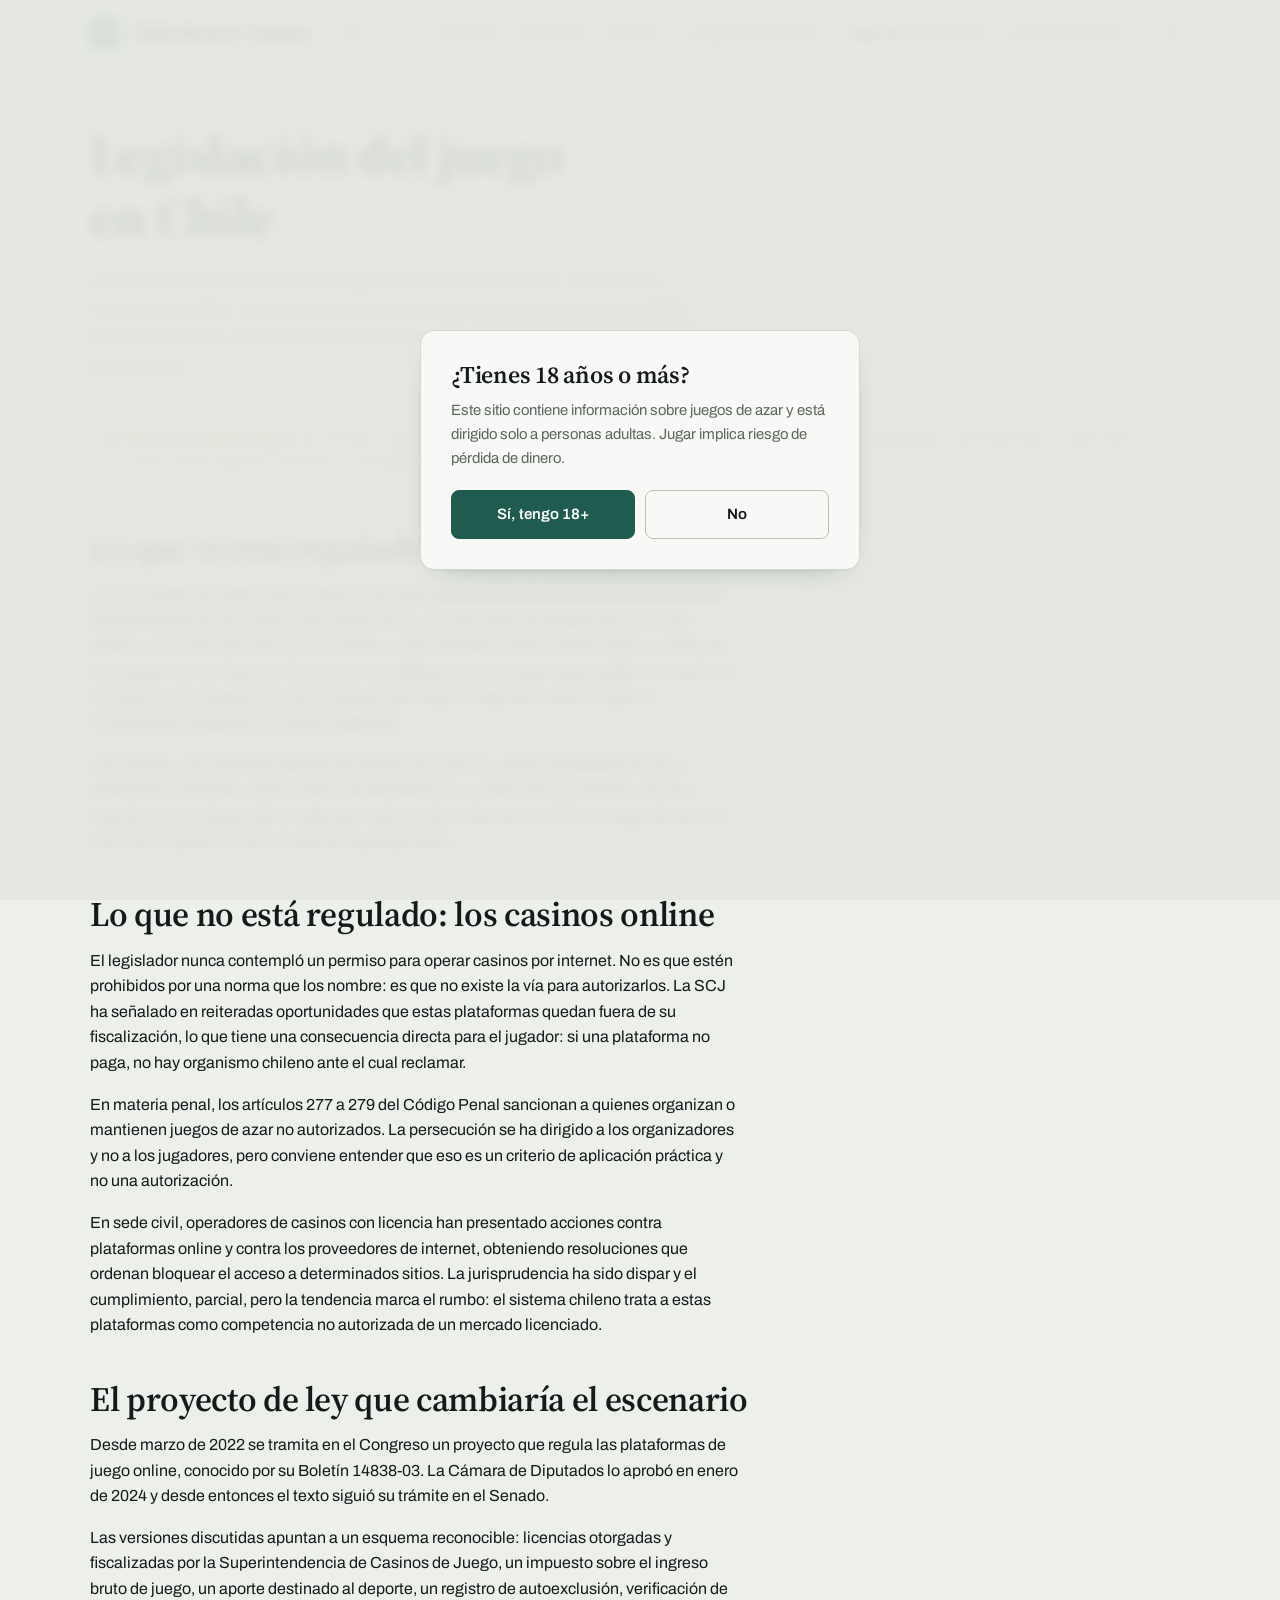
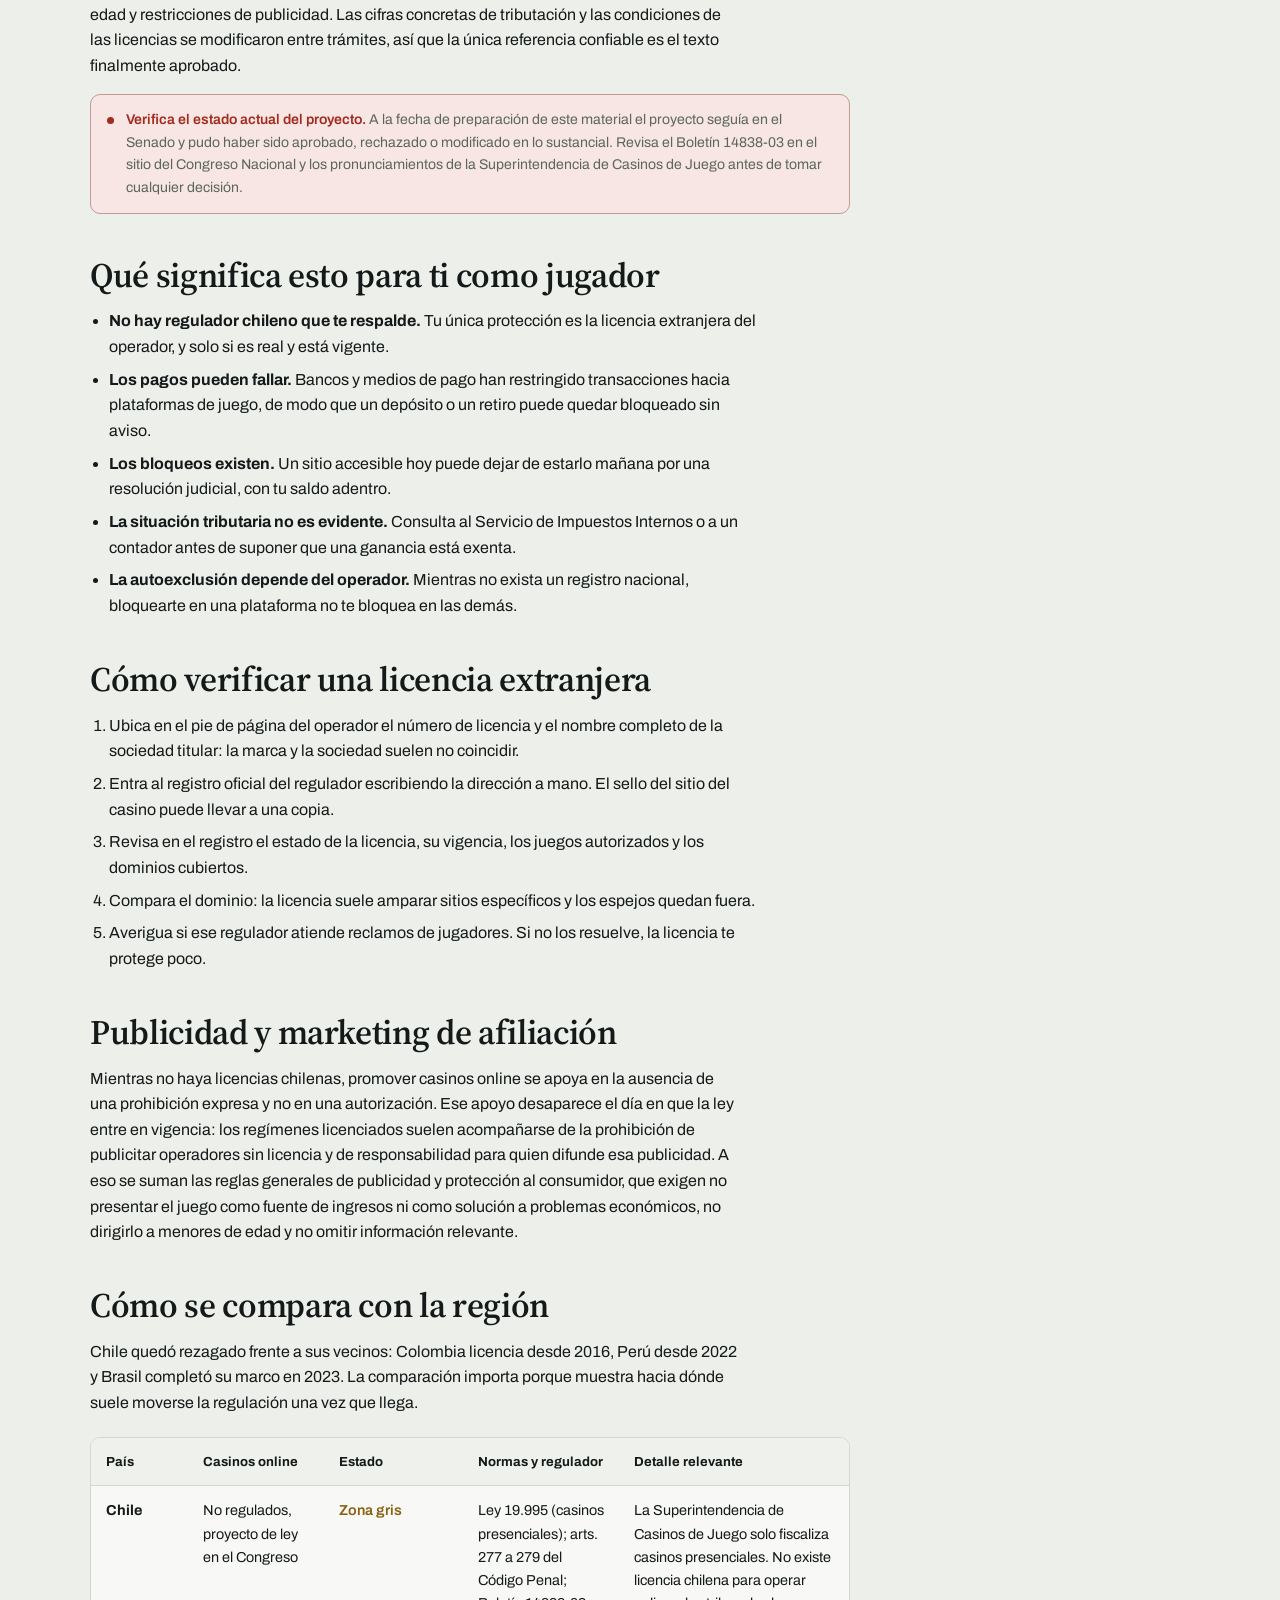
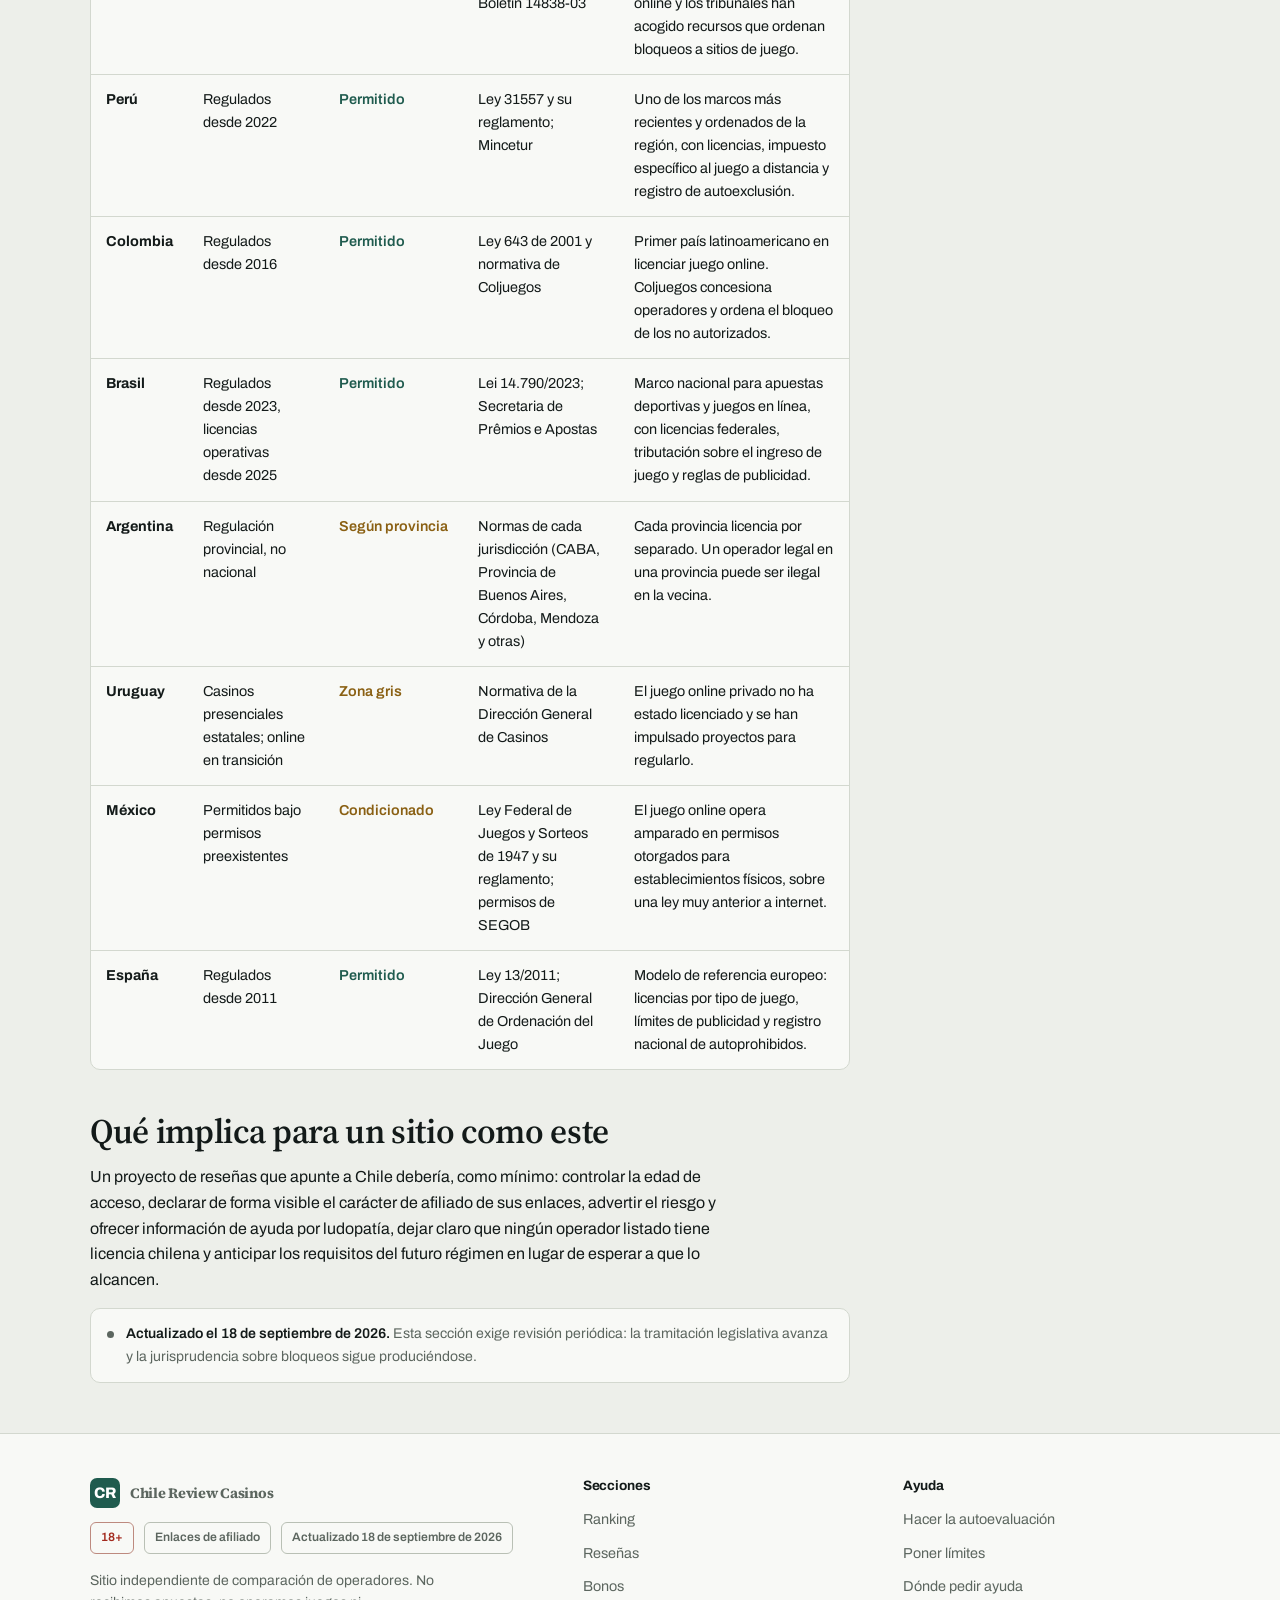
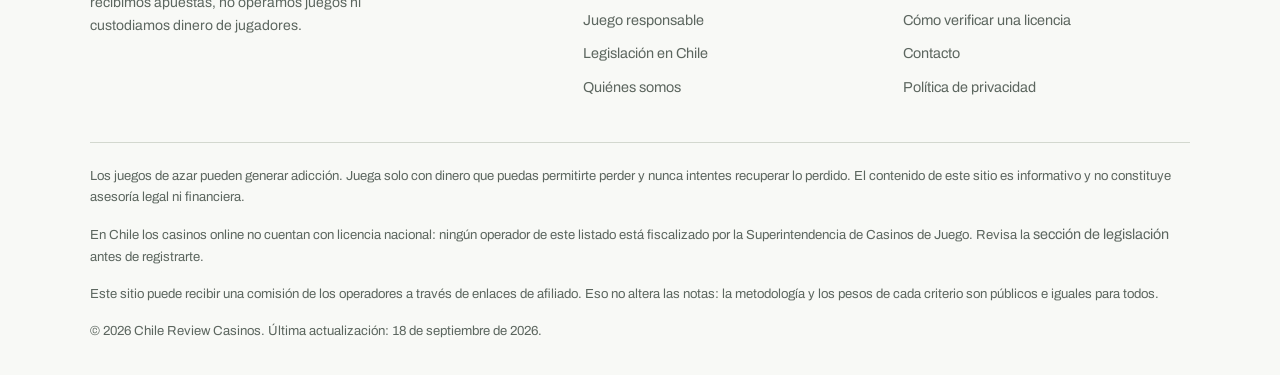
<file: legislacion.html>
<!doctype html>
<html lang="es-CL">
<head>
<meta charset="utf-8">
<meta name="viewport" content="width=device-width, initial-scale=1">
<title>¿Es legal jugar en casinos online en Chile? Legislación 2026 | Chile Review Casinos</title>
<meta name="description" content="Qué dice la ley chilena sobre casinos online: Ley 19.995, competencia de la Superintendencia de Casinos de Juego, bloqueos judiciales y el proyecto de ley Boletín 14838-03.">
<meta name="robots" content="index,follow,max-snippet:-1,max-image-preview:large">
<meta name="author" content="Equipo editorial de Chile Review Casinos">
<meta name="rating" content="adult">
<link rel="canonical" href="https://chile-review-casinos.online/legislacion">
<meta property="og:type" content="website">
<meta property="og:locale" content="es_CL">
<meta property="og:site_name" content="Chile Review Casinos">
<meta property="og:title" content="¿Es legal jugar en casinos online en Chile? Legislación 2026 | Chile Review Casinos">
<meta property="og:description" content="Qué dice la ley chilena sobre casinos online: Ley 19.995, competencia de la Superintendencia de Casinos de Juego, bloqueos judiciales y el proyecto de ley Boletín 14838-03.">
<meta property="og:url" content="https://chile-review-casinos.online/legislacion">
<meta name="twitter:card" content="summary_large_image">
<meta name="twitter:title" content="¿Es legal jugar en casinos online en Chile? Legislación 2026 | Chile Review Casinos">
<meta name="twitter:description" content="Qué dice la ley chilena sobre casinos online: Ley 19.995, competencia de la Superintendencia de Casinos de Juego, bloqueos judiciales y el proyecto de ley Boletín 14838-03.">
<link rel="preconnect" href="https://fonts.googleapis.com">
<link rel="preconnect" href="https://fonts.gstatic.com" crossorigin>
<link href="https://fonts.googleapis.com/css2?family=Archivo:wght@400;500;600;700;800&family=Source+Serif+4:opsz,wght@8..60,400;8..60,600;8..60,700&display=swap" rel="stylesheet">
<link rel="stylesheet" href="/assets/styles.css">
<script type="application/ld+json">
{
  "@context": "https://schema.org",
  "@graph": [
    {
      "@type": "Organization",
      "@id": "https://chile-review-casinos.online/#organizacion",
      "name": "Chile Review Casinos",
      "url": "https://chile-review-casinos.online/",
      "description": "Sitio independiente de comparación de casinos online. No recibe apuestas ni opera juegos."
    },
    {
      "@type": "Article",
      "@id": "https://chile-review-casinos.online/legislacion#articulo",
      "headline": "Legislación del juego en Chile: casinos online, ley vigente y proyecto en trámite",
      "description": "Análisis de la regulación chilena de los juegos de azar y de la situación legal de los casinos online.",
      "inLanguage": "es-CL",
      "datePublished": "2026-09-18",
      "dateModified": "2026-09-18",
      "author": {
        "@type": "Organization",
        "name": "Equipo editorial de Chile Review Casinos"
      },
      "publisher": {
        "@id": "https://chile-review-casinos.online/#organizacion"
      },
      "mainEntityOfPage": "https://chile-review-casinos.online/legislacion"
    },
    {
      "@type": "BreadcrumbList",
      "itemListElement": [
        {
          "@type": "ListItem",
          "position": 1,
          "name": "Inicio",
          "item": "https://chile-review-casinos.online/"
        },
        {
          "@type": "ListItem",
          "position": 2,
          "name": "Legislación en Chile",
          "item": "https://chile-review-casinos.online/legislacion"
        }
      ]
    }
  ]
}
</script>
</head>
<body>

<a href="#contenido" class="skip">Ir al contenido</a>

<div class="gate" id="gate" hidden>
  <div class="gate-card" role="dialog" aria-modal="true" aria-labelledby="gate-h">
    <h2 id="gate-h">¿Tienes 18 años o más?</h2>
    <p id="gate-text">Este sitio contiene información sobre juegos de azar y está dirigido solo a personas adultas. Jugar implica riesgo de pérdida de dinero.</p>
    <div class="gate-actions" id="gate-actions">
      <button class="btn btn-primary" id="gate-yes">Sí, tengo 18+</button>
      <button class="btn btn-outline" id="gate-no">No</button>
    </div>
  </div>
</div>

<header class="site">
  <div class="wrap bar">
    <a href="/" class="brand"><span class="mk">CR</span>Chile Review Casinos</a>
    <span class="age-chip brand-age">18+</span>
    <nav class="main" id="nav" aria-label="Principal">
      <a href="/">Ranking</a>
      <a href="/resenas">Reseñas</a>
      <a href="/bonos">Bonos</a>
      <a href="/juego-responsable">Juego responsable</a>
      <a href="/legislacion" class="on" aria-current="page">Legislación en Chile</a>
      <a href="/quienes-somos">Quiénes somos</a>
    </nav>
    <button class="icon-btn" id="theme" aria-label="Cambiar tema">◐</button>
    <button class="icon-btn burger" id="burger" aria-label="Menú" aria-expanded="false">≡</button>
  </div>
</header>

<main id="contenido">
<div class="wrap prose">
    <section class="hero" style="padding-bottom:16px">
      <h1>Legislación del juego en Chile</h1>
      <p class="lead" style="max-width:62ch">Los casinos presenciales están regulados hace veinte años. Los casinos online, en cambio, viven en una zona gris que el Congreso lleva desde 2022 intentando cerrar. Esto es lo que dice hoy la ley y qué consecuencias prácticas tiene para ti.</p>
    </section>

    <div class="notice warn">
      <span class="dot"></span>
      <div><strong>Esto no es asesoría legal.</strong> Las normas y su aplicación cambian rápido y acá están resumidas. Antes de registrarte con un operador o de emprender en este rubro, revisa el texto vigente y consulta a un abogado.</div>
    </div>

    <div class="narrow">
      <h2 id="presencial">Lo que sí está regulado: los casinos presenciales</h2>
      <p>La Ley 19.995, de 2005, creó el sistema de casinos de juego y su organismo fiscalizador, la Superintendencia de Casinos de Juego (SCJ). Los permisos se otorgan por concurso público, el número de casinos es limitado y cada establecimiento queda sujeto a control de sus juegos, de sus flujos de dinero y de sus obligaciones de juego responsable. Una parte de los casinos municipales funcionó durante años bajo un régimen anterior hasta su incorporación progresiva al sistema general.</p>
      <p>Las loterías y las apuestas deportivas siguen otro camino: están entregadas por ley a operadores estatales, Polla Chilena de Beneficencia y Lotería de Concepción. De esa arquitectura se desprende la regla que explica todo lo demás: en Chile un juego de azar es lícito solo cuando una ley lo autoriza expresamente.</p>

      <h2 id="online">Lo que no está regulado: los casinos online</h2>
      <p>El legislador nunca contempló un permiso para operar casinos por internet. No es que estén prohibidos por una norma que los nombre: es que no existe la vía para autorizarlos. La SCJ ha señalado en reiteradas oportunidades que estas plataformas quedan fuera de su fiscalización, lo que tiene una consecuencia directa para el jugador: si una plataforma no paga, no hay organismo chileno ante el cual reclamar.</p>
      <p>En materia penal, los artículos 277 a 279 del Código Penal sancionan a quienes organizan o mantienen juegos de azar no autorizados. La persecución se ha dirigido a los organizadores y no a los jugadores, pero conviene entender que eso es un criterio de aplicación práctica y no una autorización.</p>
      <p>En sede civil, operadores de casinos con licencia han presentado acciones contra plataformas online y contra los proveedores de internet, obteniendo resoluciones que ordenan bloquear el acceso a determinados sitios. La jurisprudencia ha sido dispar y el cumplimiento, parcial, pero la tendencia marca el rumbo: el sistema chileno trata a estas plataformas como competencia no autorizada de un mercado licenciado.</p>

      <h2 id="proyecto">El proyecto de ley que cambiaría el escenario</h2>
      <p>Desde marzo de 2022 se tramita en el Congreso un proyecto que regula las plataformas de juego online, conocido por su Boletín 14838-03. La Cámara de Diputados lo aprobó en enero de 2024 y desde entonces el texto siguió su trámite en el Senado.</p>
      <p>Las versiones discutidas apuntan a un esquema reconocible: licencias otorgadas y fiscalizadas por la Superintendencia de Casinos de Juego, un impuesto sobre el ingreso bruto de juego, un aporte destinado al deporte, un registro de autoexclusión, verificación de edad y restricciones de publicidad. Las cifras concretas de tributación y las condiciones de las licencias se modificaron entre trámites, así que la única referencia confiable es el texto finalmente aprobado.</p>
      <div class="notice warn">
        <span class="dot"></span>
        <div><strong>Verifica el estado actual del proyecto.</strong> A la fecha de preparación de este material el proyecto seguía en el Senado y pudo haber sido aprobado, rechazado o modificado en lo sustancial. Revisa el Boletín 14838-03 en el sitio del Congreso Nacional y los pronunciamientos de la Superintendencia de Casinos de Juego antes de tomar cualquier decisión.</div>
      </div>

      <h2 id="jugador">Qué significa esto para ti como jugador</h2>
      <ul>
        <li><b>No hay regulador chileno que te respalde.</b> Tu única protección es la licencia extranjera del operador, y solo si es real y está vigente.</li>
        <li><b>Los pagos pueden fallar.</b> Bancos y medios de pago han restringido transacciones hacia plataformas de juego, de modo que un depósito o un retiro puede quedar bloqueado sin aviso.</li>
        <li><b>Los bloqueos existen.</b> Un sitio accesible hoy puede dejar de estarlo mañana por una resolución judicial, con tu saldo adentro.</li>
        <li><b>La situación tributaria no es evidente.</b> Consulta al Servicio de Impuestos Internos o a un contador antes de suponer que una ganancia está exenta.</li>
        <li><b>La autoexclusión depende del operador.</b> Mientras no exista un registro nacional, bloquearte en una plataforma no te bloquea en las demás.</li>
      </ul>

      <h2 id="licencia">Cómo verificar una licencia extranjera</h2>
      <ol>
        <li>Ubica en el pie de página del operador el número de licencia y el nombre completo de la sociedad titular: la marca y la sociedad suelen no coincidir.</li>
        <li>Entra al registro oficial del regulador escribiendo la dirección a mano. El sello del sitio del casino puede llevar a una copia.</li>
        <li>Revisa en el registro el estado de la licencia, su vigencia, los juegos autorizados y los dominios cubiertos.</li>
        <li>Compara el dominio: la licencia suele amparar sitios específicos y los espejos quedan fuera.</li>
        <li>Averigua si ese regulador atiende reclamos de jugadores. Si no los resuelve, la licencia te protege poco.</li>
      </ol>

      <h2 id="publicidad">Publicidad y marketing de afiliación</h2>
      <p>Mientras no haya licencias chilenas, promover casinos online se apoya en la ausencia de una prohibición expresa y no en una autorización. Ese apoyo desaparece el día en que la ley entre en vigencia: los regímenes licenciados suelen acompañarse de la prohibición de publicitar operadores sin licencia y de responsabilidad para quien difunde esa publicidad. A eso se suman las reglas generales de publicidad y protección al consumidor, que exigen no presentar el juego como fuente de ingresos ni como solución a problemas económicos, no dirigirlo a menores de edad y no omitir información relevante.</p>

      <h2 id="region">Cómo se compara con la región</h2>
      <p>Chile quedó rezagado frente a sus vecinos: Colombia licencia desde 2016, Perú desde 2022 y Brasil completó su marco en 2023. La comparación importa porque muestra hacia dónde suele moverse la regulación una vez que llega.</p>
      <div class="tablewrap">
        <table>
          <thead><tr><th>País</th><th>Casinos online</th><th>Estado</th><th>Normas y regulador</th><th>Detalle relevante</th></tr></thead>
          <tbody>
            <tr><td><b>Chile</b></td><td>No regulados, proyecto de ley en el Congreso</td><td><span class='st st-part'>Zona gris</span></td><td>Ley 19.995 (casinos presenciales); arts. 277 a 279 del Código Penal; Boletín 14838-03</td><td>La Superintendencia de Casinos de Juego solo fiscaliza casinos presenciales. No existe licencia chilena para operar online y los tribunales han acogido recursos que ordenan bloqueos a sitios de juego.</td></tr>
            <tr><td><b>Perú</b></td><td>Regulados desde 2022</td><td><span class='st st-yes'>Permitido</span></td><td>Ley 31557 y su reglamento; Mincetur</td><td>Uno de los marcos más recientes y ordenados de la región, con licencias, impuesto específico al juego a distancia y registro de autoexclusión.</td></tr>
            <tr><td><b>Colombia</b></td><td>Regulados desde 2016</td><td><span class='st st-yes'>Permitido</span></td><td>Ley 643 de 2001 y normativa de Coljuegos</td><td>Primer país latinoamericano en licenciar juego online. Coljuegos concesiona operadores y ordena el bloqueo de los no autorizados.</td></tr>
            <tr><td><b>Brasil</b></td><td>Regulados desde 2023, licencias operativas desde 2025</td><td><span class='st st-yes'>Permitido</span></td><td>Lei 14.790/2023; Secretaria de Prêmios e Apostas</td><td>Marco nacional para apuestas deportivas y juegos en línea, con licencias federales, tributación sobre el ingreso de juego y reglas de publicidad.</td></tr>
            <tr><td><b>Argentina</b></td><td>Regulación provincial, no nacional</td><td><span class='st st-part'>Según provincia</span></td><td>Normas de cada jurisdicción (CABA, Provincia de Buenos Aires, Córdoba, Mendoza y otras)</td><td>Cada provincia licencia por separado. Un operador legal en una provincia puede ser ilegal en la vecina.</td></tr>
            <tr><td><b>Uruguay</b></td><td>Casinos presenciales estatales; online en transición</td><td><span class='st st-part'>Zona gris</span></td><td>Normativa de la Dirección General de Casinos</td><td>El juego online privado no ha estado licenciado y se han impulsado proyectos para regularlo.</td></tr>
            <tr><td><b>México</b></td><td>Permitidos bajo permisos preexistentes</td><td><span class='st st-part'>Condicionado</span></td><td>Ley Federal de Juegos y Sorteos de 1947 y su reglamento; permisos de SEGOB</td><td>El juego online opera amparado en permisos otorgados para establecimientos físicos, sobre una ley muy anterior a internet.</td></tr>
            <tr><td><b>España</b></td><td>Regulados desde 2011</td><td><span class='st st-yes'>Permitido</span></td><td>Ley 13/2011; Dirección General de Ordenación del Juego</td><td>Modelo de referencia europeo: licencias por tipo de juego, límites de publicidad y registro nacional de autoprohibidos.</td></tr>
          </tbody>
        </table>
      </div>

      <h2>Qué implica para un sitio como este</h2>
      <p>Un proyecto de reseñas que apunte a Chile debería, como mínimo: controlar la edad de acceso, declarar de forma visible el carácter de afiliado de sus enlaces, advertir el riesgo y ofrecer información de ayuda por ludopatía, dejar claro que ningún operador listado tiene licencia chilena y anticipar los requisitos del futuro régimen en lugar de esperar a que lo alcancen.</p>

      <div class="notice">
        <span class="dot"></span>
        <div><strong>Actualizado el 18 de septiembre de 2026.</strong> Esta sección exige revisión periódica: la tramitación legislativa avanza y la jurisprudencia sobre bloqueos sigue produciéndose.</div>
      </div>
    </div>
  </div>
</main>

<footer class="site">
  <div class="wrap">
    <div class="fgrid">
      <div>
        <a href="/" class="brand" style="margin-bottom:14px"><span class="mk">CR</span>Chile Review Casinos</a>
        <div class="badges" style="margin-top:14px">
          <span class="badge age">18+</span>
          <span class="badge">Enlaces de afiliado</span>
          <span class="badge">Actualizado 18 de septiembre de 2026</span>
        </div>
        <p class="small muted" style="max-width:44ch">Sitio independiente de comparación de operadores. No recibimos apuestas, no operamos juegos ni custodiamos dinero de jugadores.</p>
      </div>
      <div>
        <h4>Secciones</h4>
        <ul>
          <li><a href="/">Ranking</a></li>
          <li><a href="/resenas">Reseñas</a></li>
          <li><a href="/bonos">Bonos</a></li>
          <li><a href="/juego-responsable">Juego responsable</a></li>
          <li><a href="/legislacion">Legislación en Chile</a></li>
          <li><a href="/quienes-somos">Quiénes somos</a></li>
        </ul>
      </div>
      <div>
        <h4>Ayuda</h4>
        <ul>
          <li><a href="/juego-responsable#test">Hacer la autoevaluación</a></li>
          <li><a href="/juego-responsable#limites">Poner límites</a></li>
          <li><a href="/juego-responsable#ayuda">Dónde pedir ayuda</a></li>
          <li><a href="/legislacion#licencia">Cómo verificar una licencia</a></li>
          <li><a href="/contacto">Contacto</a></li>
          <li><a href="/politica-privacidad">Política de privacidad</a></li>
        </ul>
      </div>
    </div>
    <div class="fbot">
      <p>Los juegos de azar pueden generar adicción. Juega solo con dinero que puedas permitirte perder y nunca intentes recuperar lo perdido. El contenido de este sitio es informativo y no constituye asesoría legal ni financiera.</p>
      <p>En Chile los casinos online no cuentan con licencia nacional: ningún operador de este listado está fiscalizado por la Superintendencia de Casinos de Juego. Revisa la <a href="/legislacion">sección de legislación</a> antes de registrarte.</p>
      <p>Este sitio puede recibir una comisión de los operadores a través de enlaces de afiliado. Eso no altera las notas: la metodología y los pesos de cada criterio son públicos e iguales para todos.</p>
      <p style="margin-bottom:0">© 2026 Chile Review Casinos. Última actualización: 18 de septiembre de 2026.</p>
    </div>
  </div>
</footer>

<script src="/assets/app.js" defer></script>
</body>
</html>
</file>
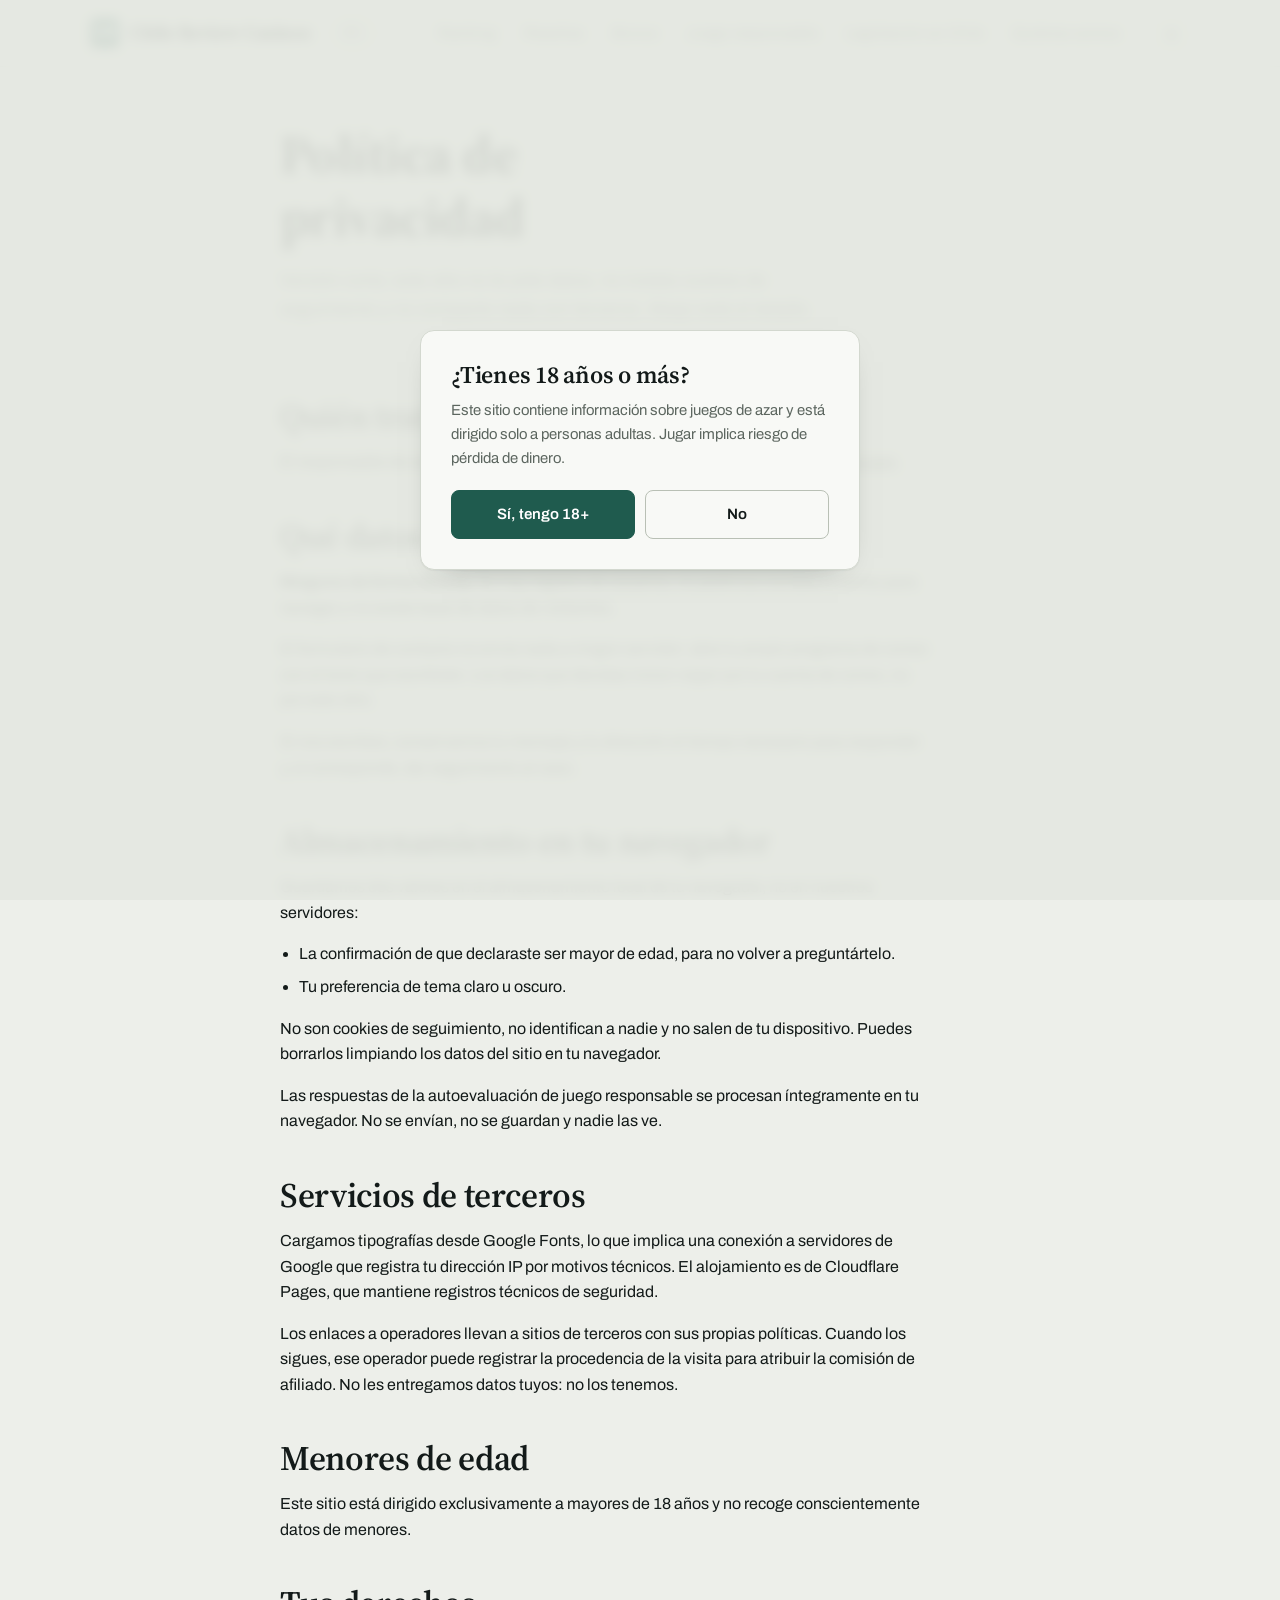
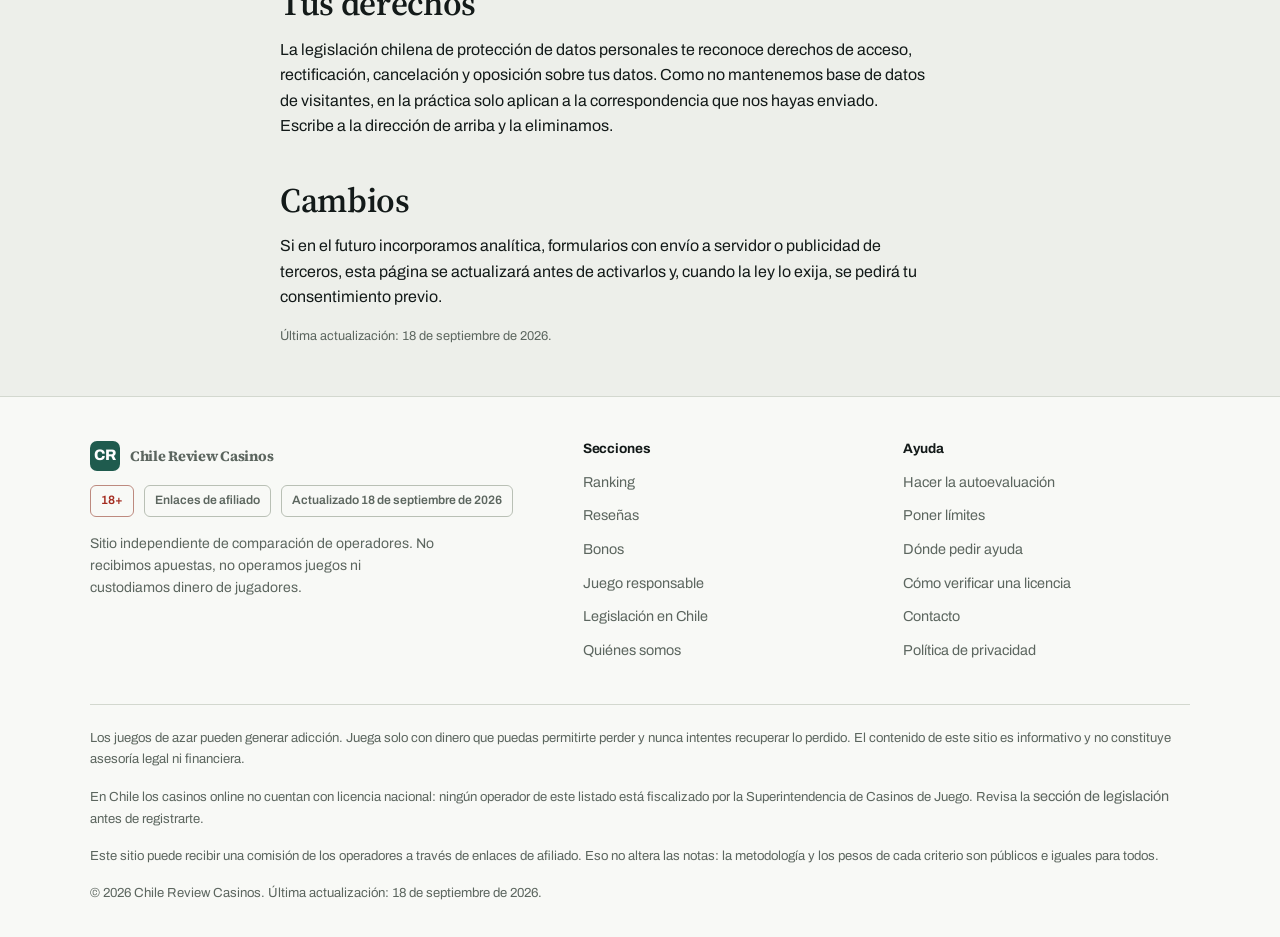
<file: politica-privacidad.html>
<!doctype html>
<html lang="es-CL">
<head>
<meta charset="utf-8">
<meta name="viewport" content="width=device-width, initial-scale=1">
<title>Política de privacidad | Chile Review Casinos</title>
<meta name="description" content="Qué datos recoge este sitio, cómo se usan y qué derechos tienes sobre ellos según la ley chilena de protección de datos personales.">
<meta name="robots" content="index,follow,max-snippet:-1,max-image-preview:large">
<meta name="author" content="Equipo editorial de Chile Review Casinos">
<meta name="rating" content="adult">
<link rel="canonical" href="https://chile-review-casinos.online/politica-privacidad">
<meta property="og:type" content="website">
<meta property="og:locale" content="es_CL">
<meta property="og:site_name" content="Chile Review Casinos">
<meta property="og:title" content="Política de privacidad | Chile Review Casinos">
<meta property="og:description" content="Qué datos recoge este sitio, cómo se usan y qué derechos tienes sobre ellos según la ley chilena de protección de datos personales.">
<meta property="og:url" content="https://chile-review-casinos.online/politica-privacidad">
<meta name="twitter:card" content="summary_large_image">
<meta name="twitter:title" content="Política de privacidad | Chile Review Casinos">
<meta name="twitter:description" content="Qué datos recoge este sitio, cómo se usan y qué derechos tienes sobre ellos según la ley chilena de protección de datos personales.">
<link rel="preconnect" href="https://fonts.googleapis.com">
<link rel="preconnect" href="https://fonts.gstatic.com" crossorigin>
<link href="https://fonts.googleapis.com/css2?family=Archivo:wght@400;500;600;700;800&family=Source+Serif+4:opsz,wght@8..60,400;8..60,600;8..60,700&display=swap" rel="stylesheet">
<link rel="stylesheet" href="/assets/styles.css">
<script type="application/ld+json">
{
  "@context": "https://schema.org",
  "@graph": [
    {
      "@type": "Organization",
      "@id": "https://chile-review-casinos.online/#organizacion",
      "name": "Chile Review Casinos",
      "url": "https://chile-review-casinos.online/",
      "description": "Sitio independiente de comparación de casinos online. No recibe apuestas ni opera juegos."
    },
    {
      "@type": "Article",
      "@id": "https://chile-review-casinos.online/politica-privacidad#articulo",
      "headline": "Política de privacidad",
      "description": "Tratamiento de datos personales en el sitio.",
      "inLanguage": "es-CL",
      "datePublished": "2026-09-18",
      "dateModified": "2026-09-18",
      "author": {
        "@type": "Organization",
        "name": "Equipo editorial de Chile Review Casinos"
      },
      "publisher": {
        "@id": "https://chile-review-casinos.online/#organizacion"
      },
      "mainEntityOfPage": "https://chile-review-casinos.online/politica-privacidad"
    },
    {
      "@type": "BreadcrumbList",
      "itemListElement": [
        {
          "@type": "ListItem",
          "position": 1,
          "name": "Inicio",
          "item": "https://chile-review-casinos.online/"
        },
        {
          "@type": "ListItem",
          "position": 2,
          "name": "Política de privacidad",
          "item": "https://chile-review-casinos.online/politica-privacidad"
        }
      ]
    }
  ]
}
</script>
</head>
<body>

<a href="#contenido" class="skip">Ir al contenido</a>

<div class="gate" id="gate" hidden>
  <div class="gate-card" role="dialog" aria-modal="true" aria-labelledby="gate-h">
    <h2 id="gate-h">¿Tienes 18 años o más?</h2>
    <p id="gate-text">Este sitio contiene información sobre juegos de azar y está dirigido solo a personas adultas. Jugar implica riesgo de pérdida de dinero.</p>
    <div class="gate-actions" id="gate-actions">
      <button class="btn btn-primary" id="gate-yes">Sí, tengo 18+</button>
      <button class="btn btn-outline" id="gate-no">No</button>
    </div>
  </div>
</div>

<header class="site">
  <div class="wrap bar">
    <a href="/" class="brand"><span class="mk">CR</span>Chile Review Casinos</a>
    <span class="age-chip brand-age">18+</span>
    <nav class="main" id="nav" aria-label="Principal">
      <a href="/">Ranking</a>
      <a href="/resenas">Reseñas</a>
      <a href="/bonos">Bonos</a>
      <a href="/juego-responsable">Juego responsable</a>
      <a href="/legislacion">Legislación en Chile</a>
      <a href="/quienes-somos">Quiénes somos</a>
    </nav>
    <button class="icon-btn" id="theme" aria-label="Cambiar tema">◐</button>
    <button class="icon-btn burger" id="burger" aria-label="Menú" aria-expanded="false">≡</button>
  </div>
</header>

<main id="contenido">
<div class="wrap narrow prose">
    <section class="hero" style="padding-bottom:16px">
      <h1>Política de privacidad</h1>
      <p class="lead">Versión corta: este sitio no te pide datos, no instala cookies de seguimiento y no comparte nada con terceros. Abajo está el detalle.</p>
    </section>

    <h2>Quién trata los datos</h2>
    <p>El responsable de este sitio es su editor, contactable en <a href="mailto:yakuza.agency777@gmail.com">yakuza.agency777@gmail.com</a>.</p>

    <h2>Qué datos recogemos</h2>
    <p><b>Ninguno de forma directa.</b> No hay registro de usuarios, no pedimos nombre ni correo para navegar y no existe base de datos de visitantes.</p>
    <p>El formulario de contacto no envía nada a ningún servidor: abre tu propio programa de correo con el texto que escribiste. Los datos que decidas incluir viajan por tu cuenta de correo, no por este sitio.</p>
    <p>Si nos escribes, conservamos tu mensaje y tu dirección el tiempo necesario para responder y, si corresponde, dar seguimiento al caso.</p>

    <h2>Almacenamiento en tu navegador</h2>
    <p>Guardamos dos valores en el almacenamiento local de tu navegador, no en nuestros servidores:</p>
    <ul>
      <li>La confirmación de que declaraste ser mayor de edad, para no volver a preguntártelo.</li>
      <li>Tu preferencia de tema claro u oscuro.</li>
    </ul>
    <p>No son cookies de seguimiento, no identifican a nadie y no salen de tu dispositivo. Puedes borrarlos limpiando los datos del sitio en tu navegador.</p>
    <p>Las respuestas de la autoevaluación de juego responsable se procesan íntegramente en tu navegador. No se envían, no se guardan y nadie las ve.</p>

    <h2>Servicios de terceros</h2>
    <p>Cargamos tipografías desde Google Fonts, lo que implica una conexión a servidores de Google que registra tu dirección IP por motivos técnicos. El alojamiento es de Cloudflare Pages, que mantiene registros técnicos de seguridad.</p>
    <p>Los enlaces a operadores llevan a sitios de terceros con sus propias políticas. Cuando los sigues, ese operador puede registrar la procedencia de la visita para atribuir la comisión de afiliado. No les entregamos datos tuyos: no los tenemos.</p>

    <h2>Menores de edad</h2>
    <p>Este sitio está dirigido exclusivamente a mayores de 18 años y no recoge conscientemente datos de menores.</p>

    <h2>Tus derechos</h2>
    <p>La legislación chilena de protección de datos personales te reconoce derechos de acceso, rectificación, cancelación y oposición sobre tus datos. Como no mantenemos base de datos de visitantes, en la práctica solo aplican a la correspondencia que nos hayas enviado. Escribe a la dirección de arriba y la eliminamos.</p>

    <h2>Cambios</h2>
    <p>Si en el futuro incorporamos analítica, formularios con envío a servidor o publicidad de terceros, esta página se actualizará antes de activarlos y, cuando la ley lo exija, se pedirá tu consentimiento previo.</p>
    <p class="tiny muted">Última actualización: 18 de septiembre de 2026.</p>
  </div>
</main>

<footer class="site">
  <div class="wrap">
    <div class="fgrid">
      <div>
        <a href="/" class="brand" style="margin-bottom:14px"><span class="mk">CR</span>Chile Review Casinos</a>
        <div class="badges" style="margin-top:14px">
          <span class="badge age">18+</span>
          <span class="badge">Enlaces de afiliado</span>
          <span class="badge">Actualizado 18 de septiembre de 2026</span>
        </div>
        <p class="small muted" style="max-width:44ch">Sitio independiente de comparación de operadores. No recibimos apuestas, no operamos juegos ni custodiamos dinero de jugadores.</p>
      </div>
      <div>
        <h4>Secciones</h4>
        <ul>
          <li><a href="/">Ranking</a></li>
          <li><a href="/resenas">Reseñas</a></li>
          <li><a href="/bonos">Bonos</a></li>
          <li><a href="/juego-responsable">Juego responsable</a></li>
          <li><a href="/legislacion">Legislación en Chile</a></li>
          <li><a href="/quienes-somos">Quiénes somos</a></li>
        </ul>
      </div>
      <div>
        <h4>Ayuda</h4>
        <ul>
          <li><a href="/juego-responsable#test">Hacer la autoevaluación</a></li>
          <li><a href="/juego-responsable#limites">Poner límites</a></li>
          <li><a href="/juego-responsable#ayuda">Dónde pedir ayuda</a></li>
          <li><a href="/legislacion#licencia">Cómo verificar una licencia</a></li>
          <li><a href="/contacto">Contacto</a></li>
          <li><a href="/politica-privacidad">Política de privacidad</a></li>
        </ul>
      </div>
    </div>
    <div class="fbot">
      <p>Los juegos de azar pueden generar adicción. Juega solo con dinero que puedas permitirte perder y nunca intentes recuperar lo perdido. El contenido de este sitio es informativo y no constituye asesoría legal ni financiera.</p>
      <p>En Chile los casinos online no cuentan con licencia nacional: ningún operador de este listado está fiscalizado por la Superintendencia de Casinos de Juego. Revisa la <a href="/legislacion">sección de legislación</a> antes de registrarte.</p>
      <p>Este sitio puede recibir una comisión de los operadores a través de enlaces de afiliado. Eso no altera las notas: la metodología y los pesos de cada criterio son públicos e iguales para todos.</p>
      <p style="margin-bottom:0">© 2026 Chile Review Casinos. Última actualización: 18 de septiembre de 2026.</p>
    </div>
  </div>
</footer>

<script src="/assets/app.js" defer></script>
</body>
</html>
</file>
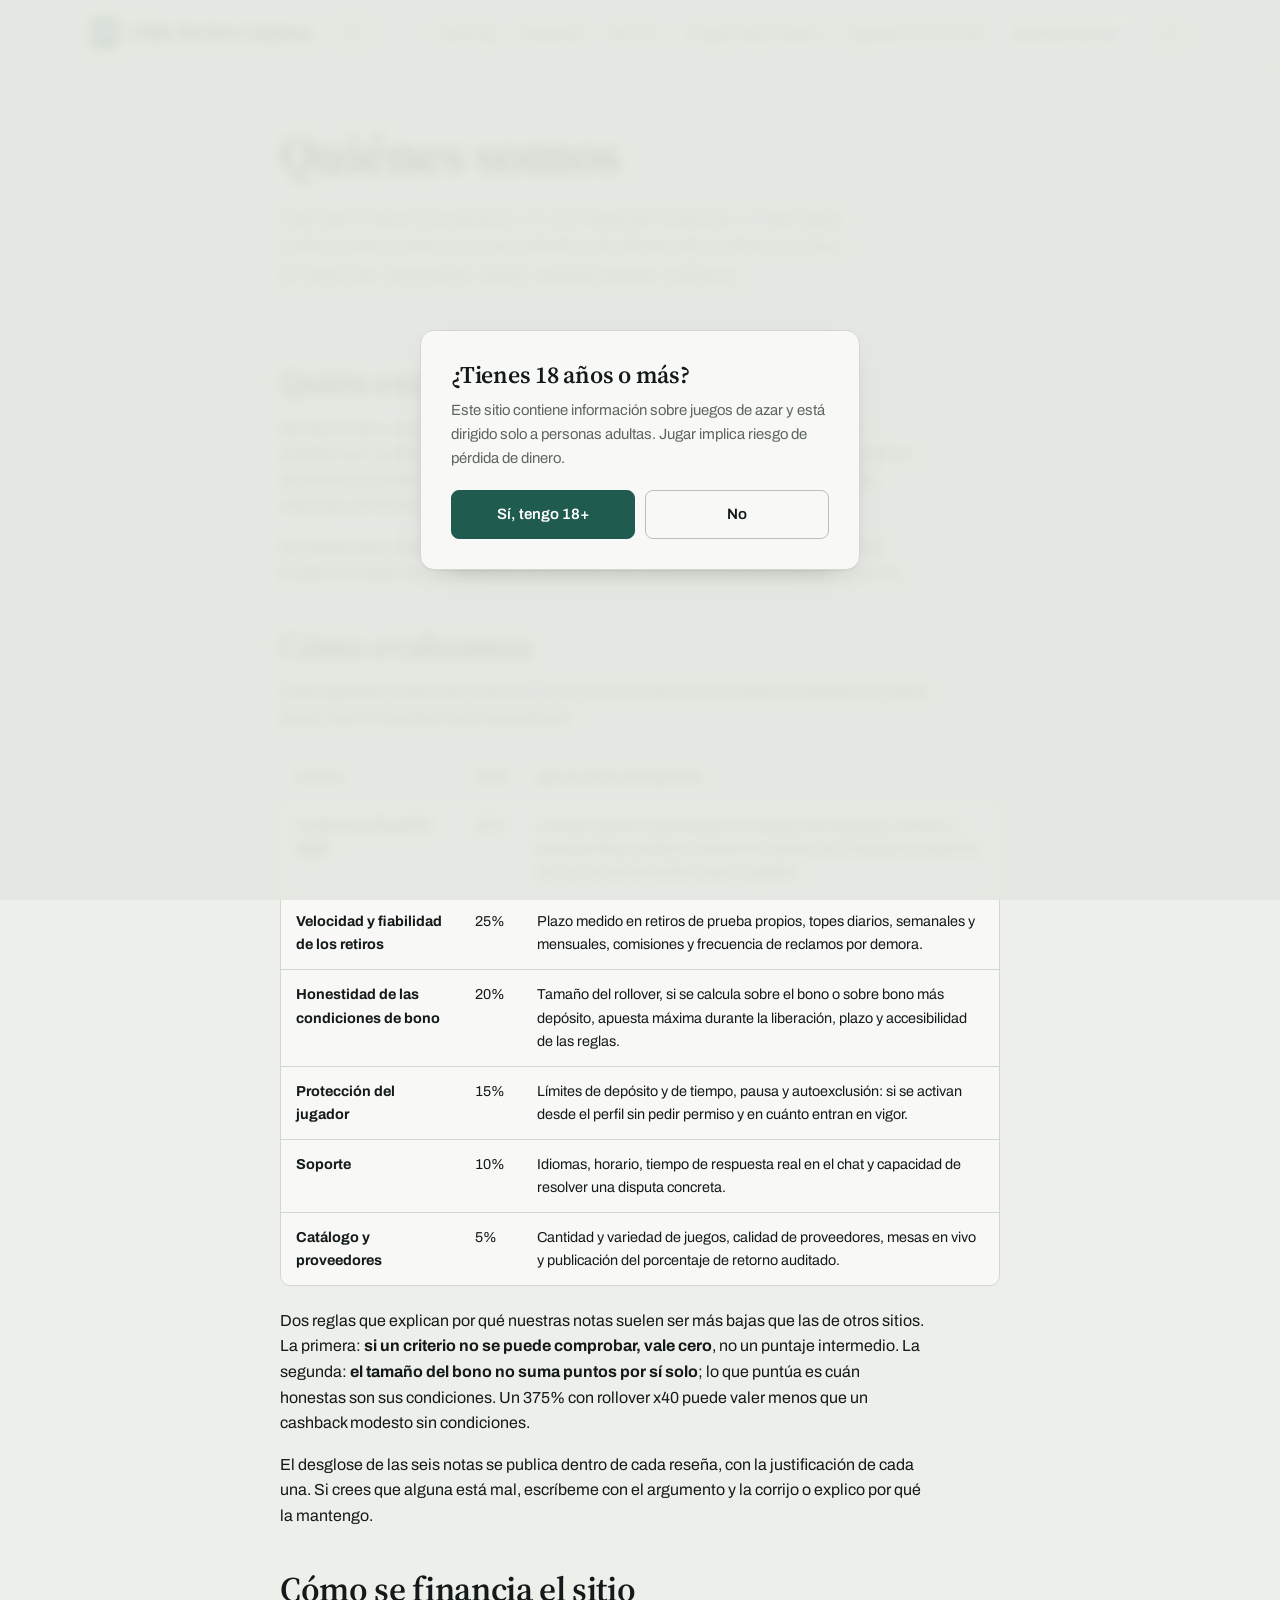
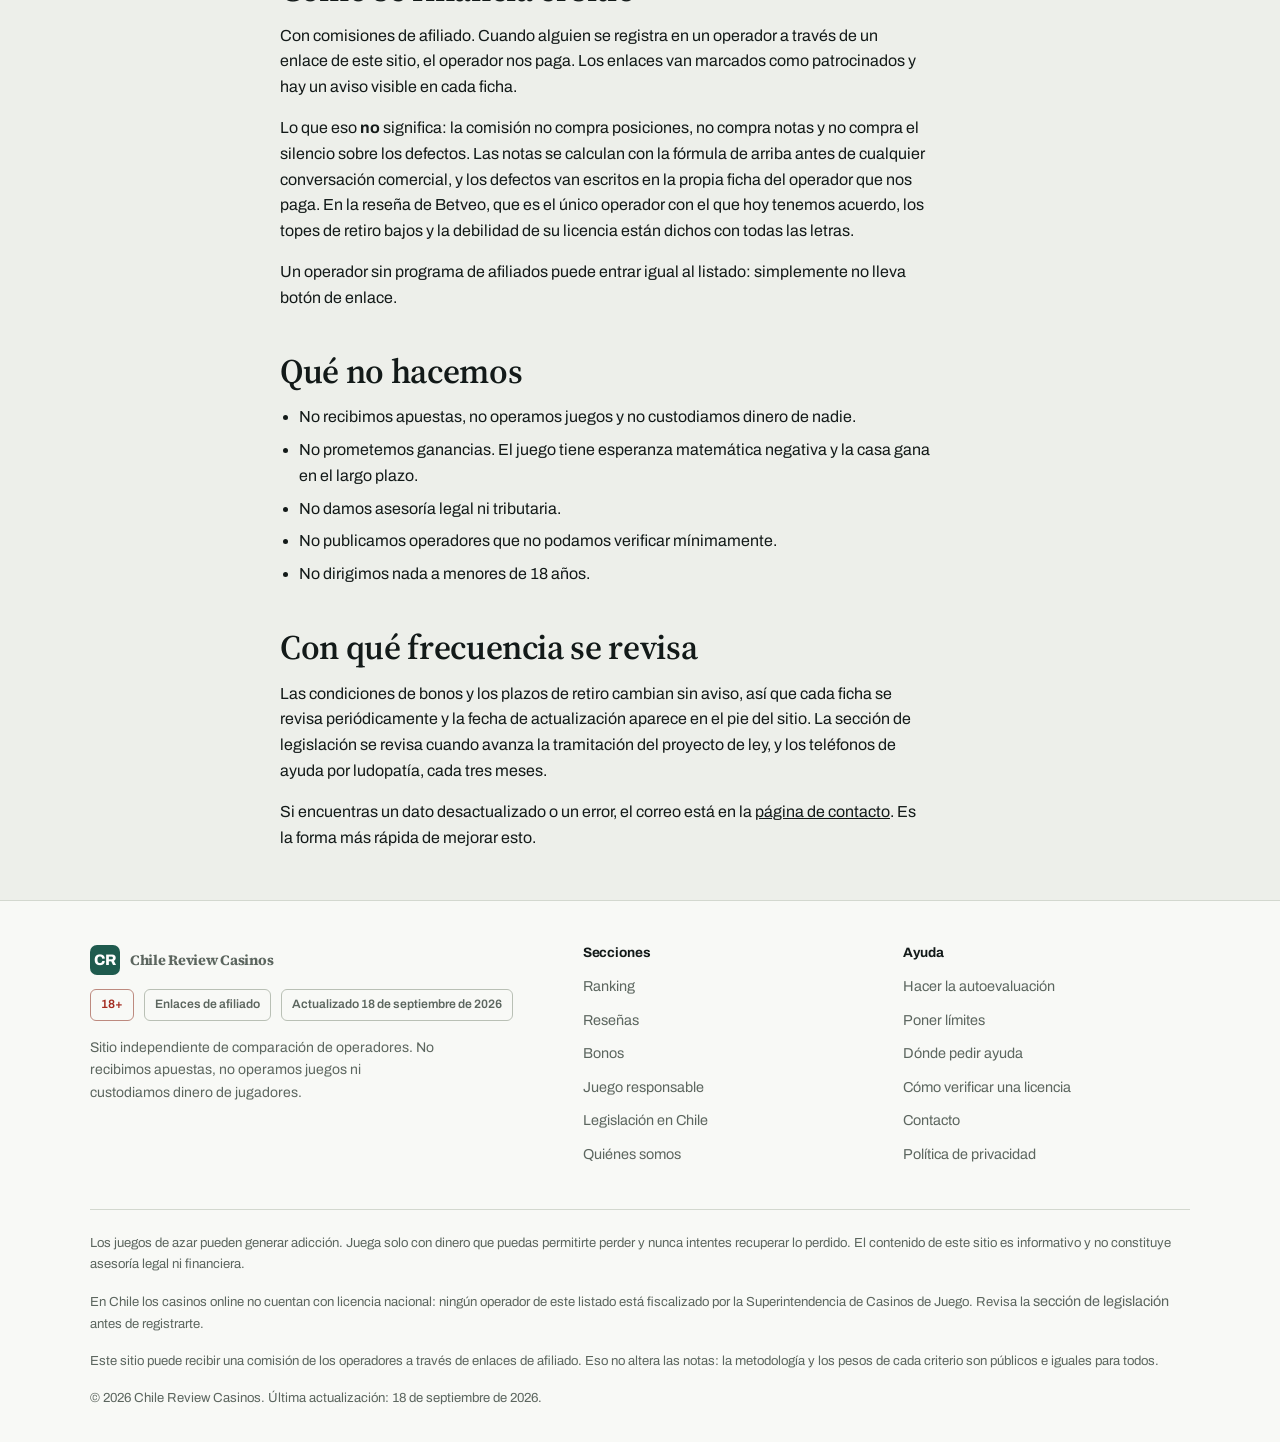
<file: quienes-somos.html>
<!doctype html>
<html lang="es-CL">
<head>
<meta charset="utf-8">
<meta name="viewport" content="width=device-width, initial-scale=1">
<title>Quiénes somos y cómo evaluamos | Chile Review Casinos</title>
<meta name="description" content="Quién está detrás del sitio, cómo se evalúa cada casino online, qué pesa cada criterio y cómo se financia el proyecto. Metodología pública y política editorial.">
<meta name="robots" content="index,follow,max-snippet:-1,max-image-preview:large">
<meta name="author" content="Equipo editorial de Chile Review Casinos">
<meta name="rating" content="adult">
<link rel="canonical" href="https://chile-review-casinos.online/quienes-somos">
<meta property="og:type" content="website">
<meta property="og:locale" content="es_CL">
<meta property="og:site_name" content="Chile Review Casinos">
<meta property="og:title" content="Quiénes somos y cómo evaluamos | Chile Review Casinos">
<meta property="og:description" content="Quién está detrás del sitio, cómo se evalúa cada casino online, qué pesa cada criterio y cómo se financia el proyecto. Metodología pública y política editorial.">
<meta property="og:url" content="https://chile-review-casinos.online/quienes-somos">
<meta name="twitter:card" content="summary_large_image">
<meta name="twitter:title" content="Quiénes somos y cómo evaluamos | Chile Review Casinos">
<meta name="twitter:description" content="Quién está detrás del sitio, cómo se evalúa cada casino online, qué pesa cada criterio y cómo se financia el proyecto. Metodología pública y política editorial.">
<link rel="preconnect" href="https://fonts.googleapis.com">
<link rel="preconnect" href="https://fonts.gstatic.com" crossorigin>
<link href="https://fonts.googleapis.com/css2?family=Archivo:wght@400;500;600;700;800&family=Source+Serif+4:opsz,wght@8..60,400;8..60,600;8..60,700&display=swap" rel="stylesheet">
<link rel="stylesheet" href="/assets/styles.css">
<script type="application/ld+json">
{
  "@context": "https://schema.org",
  "@graph": [
    {
      "@type": "Organization",
      "@id": "https://chile-review-casinos.online/#organizacion",
      "name": "Chile Review Casinos",
      "url": "https://chile-review-casinos.online/",
      "description": "Sitio independiente de comparación de casinos online. No recibe apuestas ni opera juegos."
    },
    {
      "@type": "Article",
      "@id": "https://chile-review-casinos.online/quienes-somos#articulo",
      "headline": "Quiénes somos y cómo evaluamos",
      "description": "Metodología de evaluación de casinos online y política editorial del sitio.",
      "inLanguage": "es-CL",
      "datePublished": "2026-09-18",
      "dateModified": "2026-09-18",
      "author": {
        "@type": "Organization",
        "name": "Equipo editorial de Chile Review Casinos"
      },
      "publisher": {
        "@id": "https://chile-review-casinos.online/#organizacion"
      },
      "mainEntityOfPage": "https://chile-review-casinos.online/quienes-somos"
    },
    {
      "@type": "Person",
      "@id": "https://chile-review-casinos.online/quienes-somos#autor",
      "name": "Alex",
      "jobTitle": "Editor y analista de operadores de juego online",
      "url": "https://chile-review-casinos.online/quienes-somos",
      "worksFor": {
        "@id": "https://chile-review-casinos.online/#organizacion"
      }
    },
    {
      "@type": "BreadcrumbList",
      "itemListElement": [
        {
          "@type": "ListItem",
          "position": 1,
          "name": "Inicio",
          "item": "https://chile-review-casinos.online/"
        },
        {
          "@type": "ListItem",
          "position": 2,
          "name": "Quiénes somos",
          "item": "https://chile-review-casinos.online/quienes-somos"
        }
      ]
    }
  ]
}
</script>
</head>
<body>

<a href="#contenido" class="skip">Ir al contenido</a>

<div class="gate" id="gate" hidden>
  <div class="gate-card" role="dialog" aria-modal="true" aria-labelledby="gate-h">
    <h2 id="gate-h">¿Tienes 18 años o más?</h2>
    <p id="gate-text">Este sitio contiene información sobre juegos de azar y está dirigido solo a personas adultas. Jugar implica riesgo de pérdida de dinero.</p>
    <div class="gate-actions" id="gate-actions">
      <button class="btn btn-primary" id="gate-yes">Sí, tengo 18+</button>
      <button class="btn btn-outline" id="gate-no">No</button>
    </div>
  </div>
</div>

<header class="site">
  <div class="wrap bar">
    <a href="/" class="brand"><span class="mk">CR</span>Chile Review Casinos</a>
    <span class="age-chip brand-age">18+</span>
    <nav class="main" id="nav" aria-label="Principal">
      <a href="/">Ranking</a>
      <a href="/resenas">Reseñas</a>
      <a href="/bonos">Bonos</a>
      <a href="/juego-responsable">Juego responsable</a>
      <a href="/legislacion">Legislación en Chile</a>
      <a href="/quienes-somos" class="on" aria-current="page">Quiénes somos</a>
    </nav>
    <button class="icon-btn" id="theme" aria-label="Cambiar tema">◐</button>
    <button class="icon-btn burger" id="burger" aria-label="Menú" aria-expanded="false">≡</button>
  </div>
</header>

<main id="contenido">
<div class="wrap narrow prose">
    <section class="hero" style="padding-bottom:16px">
      <h1>Quiénes somos</h1>
      <p class="lead">Este sitio lo lleva una persona, no una redacción anónima. Lo que sigue explica quién evalúa, con qué método y de dónde sale el dinero, porque sin esas tres respuestas ningún ranking merece confianza.</p>
    </section>

    <h2 id="quien">Quién escribe</h2>
    <p>Me llamo Alex y soy analista independiente de operadores de juego online. Reviso plataformas, verifico licencias en los registros de sus reguladores, hago depósitos y retiros de prueba con dinero propio y leo los términos y condiciones completos, incluidas las cláusulas de bonos que casi nadie abre.</p>
    <p>No trabajo para ningún operador ni participo en la propiedad de ninguno. Las notas las pongo yo y respondo por ellas con mi nombre y con una dirección de correo que funciona.</p>

    <h2 id="metodo">Cómo evaluamos</h2>
    <p>Cada operador recibe seis notas de 0 a 10 y la nota final es el promedio ponderado con estos pesos, que no cambian entre operadores:</p>
    <div class="tablewrap">
      <table>
        <thead><tr><th>Criterio</th><th>Peso</th><th>Qué se mide exactamente</th></tr></thead>
        <tbody>
          <tr><td><b>Licencia y situación legal</b></td><td>25%</td><td>Licencia vigente comprobada en el registro del regulador, número y sociedad titular públicos, historial de cambios de propiedad y existencia de una vía real de reclamo para el jugador.</td></tr>
          <tr><td><b>Velocidad y fiabilidad de los retiros</b></td><td>25%</td><td>Plazo medido en retiros de prueba propios, topes diarios, semanales y mensuales, comisiones y frecuencia de reclamos por demora.</td></tr>
          <tr><td><b>Honestidad de las condiciones de bono</b></td><td>20%</td><td>Tamaño del rollover, si se calcula sobre el bono o sobre bono más depósito, apuesta máxima durante la liberación, plazo y accesibilidad de las reglas.</td></tr>
          <tr><td><b>Protección del jugador</b></td><td>15%</td><td>Límites de depósito y de tiempo, pausa y autoexclusión: si se activan desde el perfil sin pedir permiso y en cuánto entran en vigor.</td></tr>
          <tr><td><b>Soporte</b></td><td>10%</td><td>Idiomas, horario, tiempo de respuesta real en el chat y capacidad de resolver una disputa concreta.</td></tr>
          <tr><td><b>Catálogo y proveedores</b></td><td>5%</td><td>Cantidad y variedad de juegos, calidad de proveedores, mesas en vivo y publicación del porcentaje de retorno auditado.</td></tr>
        </tbody>
      </table>
    </div>
    <p>Dos reglas que explican por qué nuestras notas suelen ser más bajas que las de otros sitios. La primera: <b>si un criterio no se puede comprobar, vale cero</b>, no un puntaje intermedio. La segunda: <b>el tamaño del bono no suma puntos por sí solo</b>; lo que puntúa es cuán honestas son sus condiciones. Un 375% con rollover x40 puede valer menos que un cashback modesto sin condiciones.</p>
    <p>El desglose de las seis notas se publica dentro de cada reseña, con la justificación de cada una. Si crees que alguna está mal, escríbeme con el argumento y la corrijo o explico por qué la mantengo.</p>

    <h2 id="dinero">Cómo se financia el sitio</h2>
    <p>Con comisiones de afiliado. Cuando alguien se registra en un operador a través de un enlace de este sitio, el operador nos paga. Los enlaces van marcados como patrocinados y hay un aviso visible en cada ficha.</p>
    <p>Lo que eso <b>no</b> significa: la comisión no compra posiciones, no compra notas y no compra el silencio sobre los defectos. Las notas se calculan con la fórmula de arriba antes de cualquier conversación comercial, y los defectos van escritos en la propia ficha del operador que nos paga. En la reseña de Betveo, que es el único operador con el que hoy tenemos acuerdo, los topes de retiro bajos y la debilidad de su licencia están dichos con todas las letras.</p>
    <p>Un operador sin programa de afiliados puede entrar igual al listado: simplemente no lleva botón de enlace.</p>

    <h2 id="limites">Qué no hacemos</h2>
    <ul>
      <li>No recibimos apuestas, no operamos juegos y no custodiamos dinero de nadie.</li>
      <li>No prometemos ganancias. El juego tiene esperanza matemática negativa y la casa gana en el largo plazo.</li>
      <li>No damos asesoría legal ni tributaria.</li>
      <li>No publicamos operadores que no podamos verificar mínimamente.</li>
      <li>No dirigimos nada a menores de 18 años.</li>
    </ul>

    <h2 id="actualizacion">Con qué frecuencia se revisa</h2>
    <p>Las condiciones de bonos y los plazos de retiro cambian sin aviso, así que cada ficha se revisa periódicamente y la fecha de actualización aparece en el pie del sitio. La sección de legislación se revisa cuando avanza la tramitación del proyecto de ley, y los teléfonos de ayuda por ludopatía, cada tres meses.</p>
    <p>Si encuentras un dato desactualizado o un error, el correo está en la <a href="/contacto">página de contacto</a>. Es la forma más rápida de mejorar esto.</p>
  </div>
</main>

<footer class="site">
  <div class="wrap">
    <div class="fgrid">
      <div>
        <a href="/" class="brand" style="margin-bottom:14px"><span class="mk">CR</span>Chile Review Casinos</a>
        <div class="badges" style="margin-top:14px">
          <span class="badge age">18+</span>
          <span class="badge">Enlaces de afiliado</span>
          <span class="badge">Actualizado 18 de septiembre de 2026</span>
        </div>
        <p class="small muted" style="max-width:44ch">Sitio independiente de comparación de operadores. No recibimos apuestas, no operamos juegos ni custodiamos dinero de jugadores.</p>
      </div>
      <div>
        <h4>Secciones</h4>
        <ul>
          <li><a href="/">Ranking</a></li>
          <li><a href="/resenas">Reseñas</a></li>
          <li><a href="/bonos">Bonos</a></li>
          <li><a href="/juego-responsable">Juego responsable</a></li>
          <li><a href="/legislacion">Legislación en Chile</a></li>
          <li><a href="/quienes-somos">Quiénes somos</a></li>
        </ul>
      </div>
      <div>
        <h4>Ayuda</h4>
        <ul>
          <li><a href="/juego-responsable#test">Hacer la autoevaluación</a></li>
          <li><a href="/juego-responsable#limites">Poner límites</a></li>
          <li><a href="/juego-responsable#ayuda">Dónde pedir ayuda</a></li>
          <li><a href="/legislacion#licencia">Cómo verificar una licencia</a></li>
          <li><a href="/contacto">Contacto</a></li>
          <li><a href="/politica-privacidad">Política de privacidad</a></li>
        </ul>
      </div>
    </div>
    <div class="fbot">
      <p>Los juegos de azar pueden generar adicción. Juega solo con dinero que puedas permitirte perder y nunca intentes recuperar lo perdido. El contenido de este sitio es informativo y no constituye asesoría legal ni financiera.</p>
      <p>En Chile los casinos online no cuentan con licencia nacional: ningún operador de este listado está fiscalizado por la Superintendencia de Casinos de Juego. Revisa la <a href="/legislacion">sección de legislación</a> antes de registrarte.</p>
      <p>Este sitio puede recibir una comisión de los operadores a través de enlaces de afiliado. Eso no altera las notas: la metodología y los pesos de cada criterio son públicos e iguales para todos.</p>
      <p style="margin-bottom:0">© 2026 Chile Review Casinos. Última actualización: 18 de septiembre de 2026.</p>
    </div>
  </div>
</footer>

<script src="/assets/app.js" defer></script>
</body>
</html>
</file>
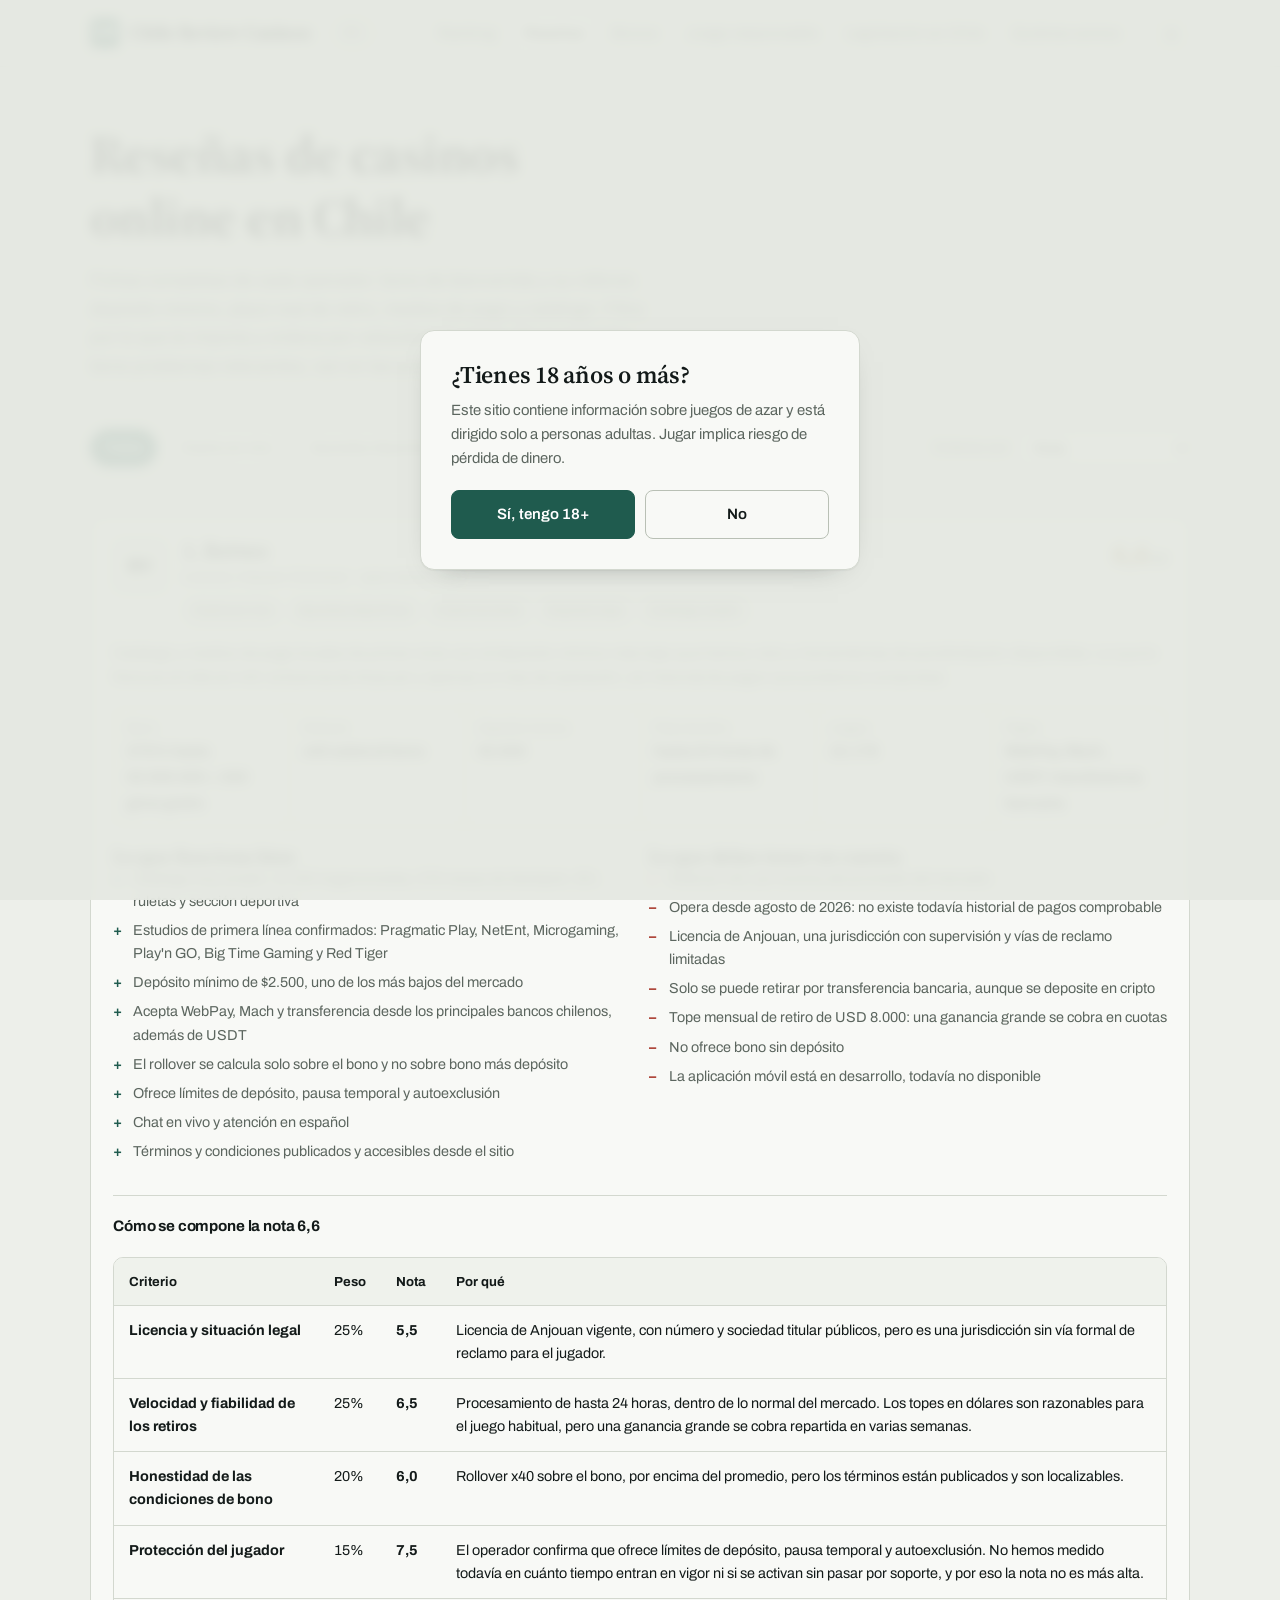
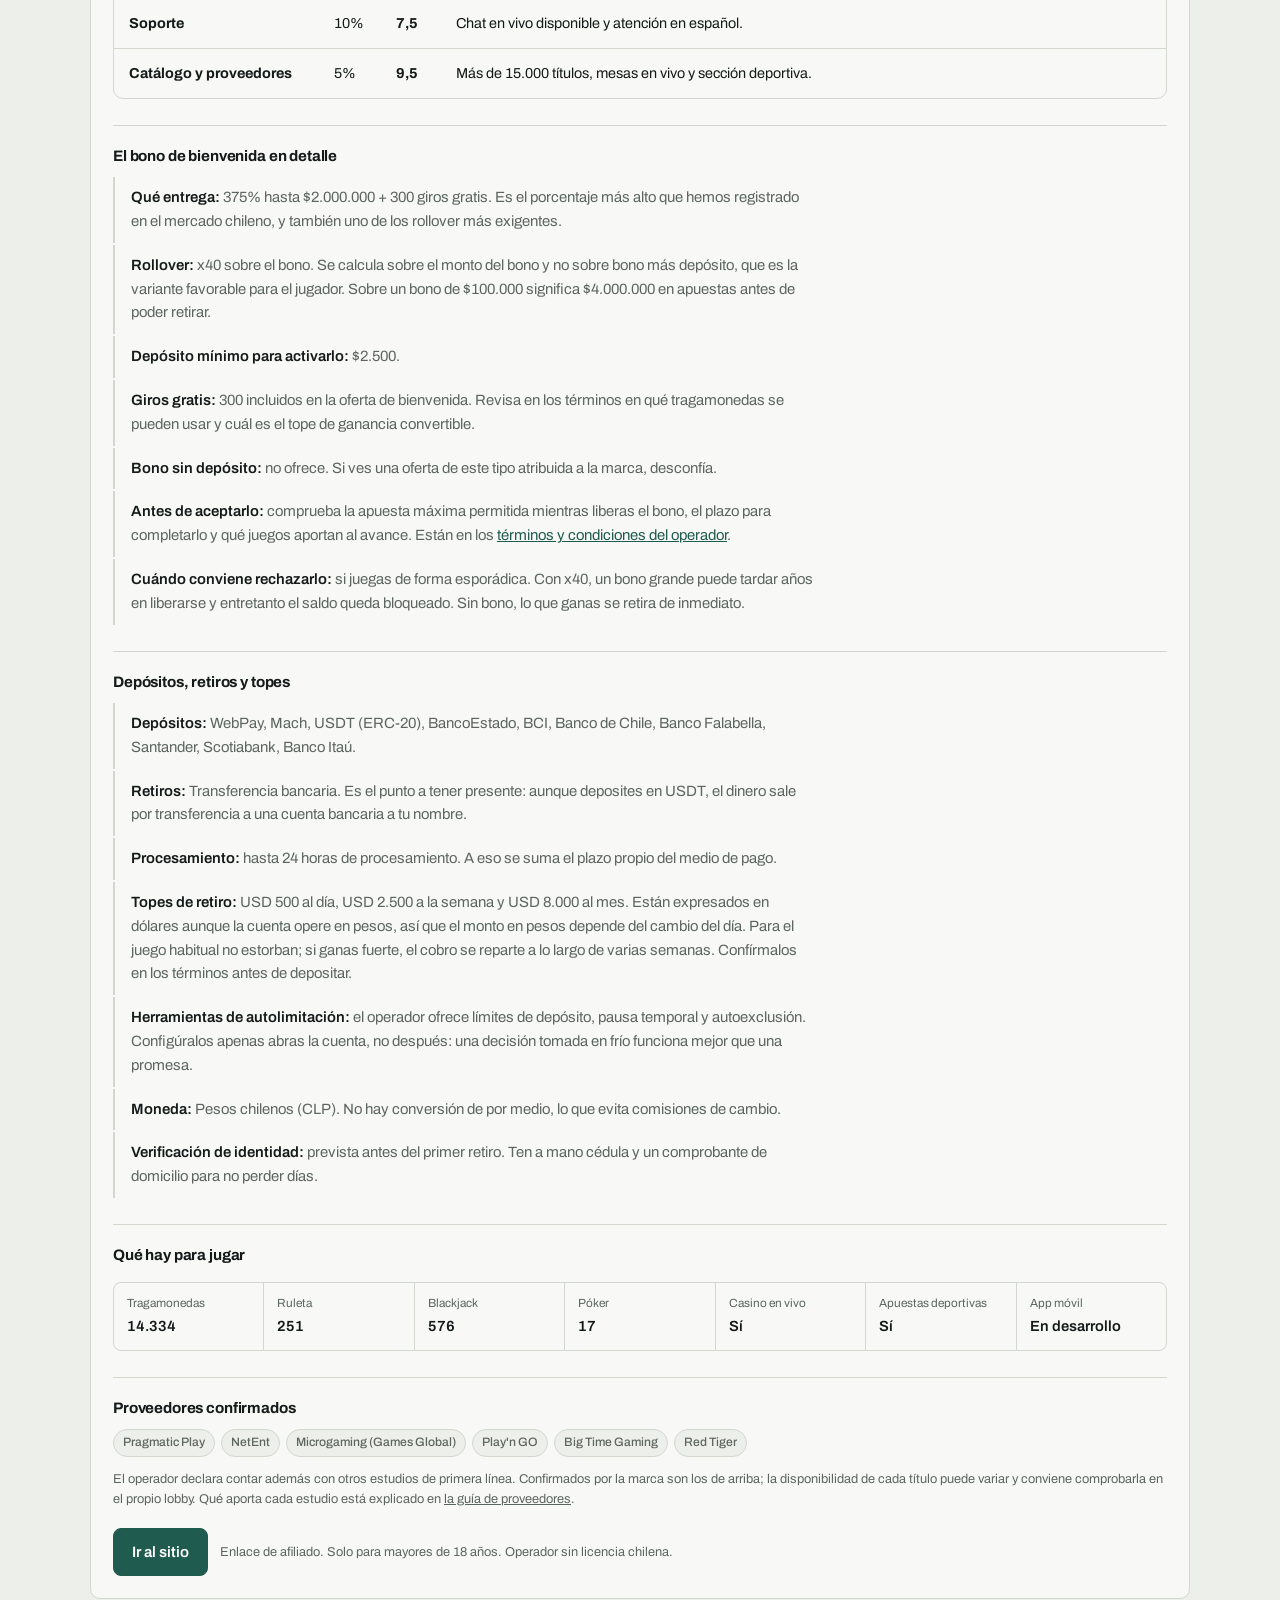
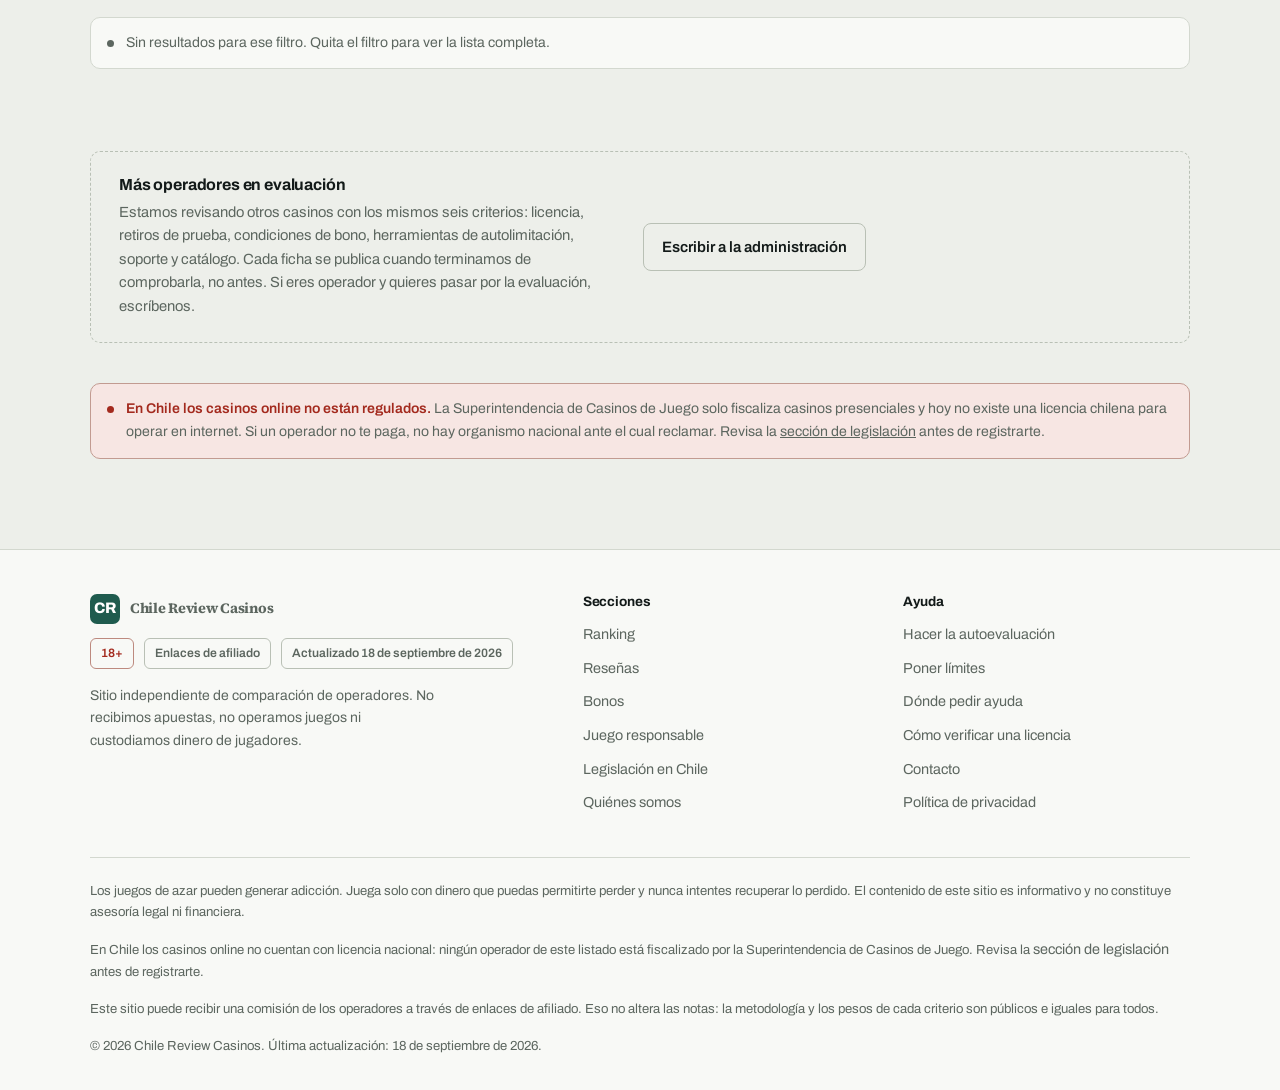
<file: resenas.html>
<!doctype html>
<html lang="es-CL">
<head>
<meta charset="utf-8">
<meta name="viewport" content="width=device-width, initial-scale=1">
<title>Reseñas de casinos online en Chile 2026 | Chile Review Casinos</title>
<meta name="description" content="Reseñas detalladas de casinos online disponibles en Chile: bono y rollover, depósito mínimo, plazo real de retiro, medios de pago y catálogo de juegos.">
<meta name="robots" content="index,follow,max-snippet:-1,max-image-preview:large">
<meta name="author" content="Equipo editorial de Chile Review Casinos">
<meta name="rating" content="adult">
<link rel="canonical" href="https://chile-review-casinos.online/resenas">
<meta property="og:type" content="website">
<meta property="og:locale" content="es_CL">
<meta property="og:site_name" content="Chile Review Casinos">
<meta property="og:title" content="Reseñas de casinos online en Chile 2026 | Chile Review Casinos">
<meta property="og:description" content="Reseñas detalladas de casinos online disponibles en Chile: bono y rollover, depósito mínimo, plazo real de retiro, medios de pago y catálogo de juegos.">
<meta property="og:url" content="https://chile-review-casinos.online/resenas">
<meta name="twitter:card" content="summary_large_image">
<meta name="twitter:title" content="Reseñas de casinos online en Chile 2026 | Chile Review Casinos">
<meta name="twitter:description" content="Reseñas detalladas de casinos online disponibles en Chile: bono y rollover, depósito mínimo, plazo real de retiro, medios de pago y catálogo de juegos.">
<link rel="preconnect" href="https://fonts.googleapis.com">
<link rel="preconnect" href="https://fonts.gstatic.com" crossorigin>
<link href="https://fonts.googleapis.com/css2?family=Archivo:wght@400;500;600;700;800&family=Source+Serif+4:opsz,wght@8..60,400;8..60,600;8..60,700&display=swap" rel="stylesheet">
<link rel="stylesheet" href="/assets/styles.css">
<script type="application/ld+json">
{
  "@context": "https://schema.org",
  "@graph": [
    {
      "@type": "Organization",
      "@id": "https://chile-review-casinos.online/#organizacion",
      "name": "Chile Review Casinos",
      "url": "https://chile-review-casinos.online/",
      "description": "Sitio independiente de comparación de casinos online. No recibe apuestas ni opera juegos."
    },
    {
      "@type": "ItemList",
      "@id": "https://chile-review-casinos.online/resenas#listado",
      "name": "Ranking de casinos online en Chile",
      "numberOfItems": 1,
      "itemListOrder": "https://schema.org/ItemListOrderDescending",
      "itemListElement": [
        {
          "@type": "ListItem",
          "position": 1,
          "item": {
            "@type": "Product",
            "@id": "https://chile-review-casinos.online/resenas#betveo",
            "name": "Betveo",
            "brand": {
              "@type": "Brand",
              "name": "Betveo"
            },
            "description": "Catálogo y medios de pago locales de primer nivel, con el depósito mínimo más bajo que hemos visto y herramientas de autolimitación disponibles. Lo que lo frena es el rollover x40, la licencia de Anjouan y apenas un mes de operación, sin historial de pagos que podamos comprobar.",
            "review": {
              "@type": "Review",
              "author": {
                "@type": "Organization",
                "name": "Chile Review Casinos"
              },
              "datePublished": "2026-09-18",
              "reviewBody": "Catálogo y medios de pago locales de primer nivel, con el depósito mínimo más bajo que hemos visto y herramientas de autolimitación disponibles. Lo que lo frena es el rollover x40, la licencia de Anjouan y apenas un mes de operación, sin historial de pagos que podamos comprobar.",
              "reviewRating": {
                "@type": "Rating",
                "ratingValue": 6.6,
                "bestRating": 10,
                "worstRating": 1
              }
            }
          }
        }
      ]
    },
    {
      "@type": "BreadcrumbList",
      "itemListElement": [
        {
          "@type": "ListItem",
          "position": 1,
          "name": "Inicio",
          "item": "https://chile-review-casinos.online/"
        },
        {
          "@type": "ListItem",
          "position": 2,
          "name": "Reseñas",
          "item": "https://chile-review-casinos.online/resenas"
        }
      ]
    }
  ]
}
</script>
</head>
<body>

<a href="#contenido" class="skip">Ir al contenido</a>

<div class="gate" id="gate" hidden>
  <div class="gate-card" role="dialog" aria-modal="true" aria-labelledby="gate-h">
    <h2 id="gate-h">¿Tienes 18 años o más?</h2>
    <p id="gate-text">Este sitio contiene información sobre juegos de azar y está dirigido solo a personas adultas. Jugar implica riesgo de pérdida de dinero.</p>
    <div class="gate-actions" id="gate-actions">
      <button class="btn btn-primary" id="gate-yes">Sí, tengo 18+</button>
      <button class="btn btn-outline" id="gate-no">No</button>
    </div>
  </div>
</div>

<header class="site">
  <div class="wrap bar">
    <a href="/" class="brand"><span class="mk">CR</span>Chile Review Casinos</a>
    <span class="age-chip brand-age">18+</span>
    <nav class="main" id="nav" aria-label="Principal">
      <a href="/">Ranking</a>
      <a href="/resenas" class="on" aria-current="page">Reseñas</a>
      <a href="/bonos">Bonos</a>
      <a href="/juego-responsable">Juego responsable</a>
      <a href="/legislacion">Legislación en Chile</a>
      <a href="/quienes-somos">Quiénes somos</a>
    </nav>
    <button class="icon-btn" id="theme" aria-label="Cambiar tema">◐</button>
    <button class="icon-btn burger" id="burger" aria-label="Menú" aria-expanded="false">≡</button>
  </div>
</header>

<main id="contenido">
<div class="wrap">
    <section class="hero" style="padding-bottom:10px">
      <h1>Reseñas de casinos online en Chile</h1>
      <p class="lead">Fichas completas de cada operador: bono de bienvenida y su rollover, depósito mínimo, plazo real de retiro, medios de pago y catálogo. Filtra por lo que te importa y ordena por velocidad de cobro. Si un operador tiene problemas relevantes, van en las primeras líneas.</p>
    </section>
    <div class="filters">
      <button class="chip" data-tag="" aria-pressed="true">Todos</button>
      <button class="chip" data-tag="Casino en vivo" aria-pressed="false">Casino en vivo</button>
      <button class="chip" data-tag="Apuestas deportivas" aria-pressed="false">Apuestas deportivas</button>
      <button class="chip" data-tag="Criptomonedas" aria-pressed="false">Criptomonedas</button>
      <button class="chip" data-tag="Depósito bajo" aria-pressed="false">Depósito bajo</button>
      <button class="chip" data-tag="Catálogo amplio" aria-pressed="false">Catálogo amplio</button>
      <label style="margin-left:auto;display:flex;align-items:center;gap:8px;font-size:.87rem" class="muted">
        Ordenar por
        <select id="sort">
          <option value="score">Nota</option>
          <option value="payout">Velocidad de retiro</option>
          <option value="new">Más nuevos primero</option>
        </select>
      </label>
    </div>
    <section style="padding-top:26px" id="reviewList">
      <article class="review" id="betveo" data-tags="Casino en vivo|Apuestas deportivas|Criptomonedas|Depósito bajo|Catálogo amplio" data-score="6.6" data-payout="24" data-founded="2026">
        <div class="review-top">
          <div class="mono" style="width:54px;height:54px" aria-hidden="true">BV</div>
          <div style="min-width:180px">
            <h2 style="font-family:'Source Serif 4',serif;font-size:1.35rem">1. Betveo</h2>
            <div class="op-sub">Licencia: Anjouan (Comoras) · opera desde 2026</div>
            <div class="tags"><span class="tag">Casino en vivo</span><span class="tag">Apuestas deportivas</span><span class="tag">Criptomonedas</span><span class="tag">Depósito bajo</span><span class="tag">Catálogo amplio</span></div>
          </div>
          <div class="score"><b>6,6<i>/10</i></b><div class="meter"><span style="width:66%"></span></div></div>
        </div>
        <p class="muted" style="margin-top:16px;font-size:.95rem">Catálogo y medios de pago locales de primer nivel, con el depósito mínimo más bajo que hemos visto y herramientas de autolimitación disponibles. Lo que lo frena es el rollover x40, la licencia de Anjouan y apenas un mes de operación, sin historial de pagos que podamos comprobar.</p>
        <div class="facts">
          <div><span>Bono</span><b>375% hasta $2.000.000 + 300 giros gratis</b></div>
          <div><span>Rollover</span><b>x40 sobre el bono</b></div>
          <div><span>Depósito mínimo</span><b>$2.500</b></div>
          <div><span>Plazo de retiro</span><b>hasta 24 horas de procesamiento</b></div>
          <div><span>Juegos</span><b>15.178</b></div>
          <div><span>Pagos</span><b>WebPay, Mach, USDT, transferencia bancaria</b></div>
        </div>
        <div class="pc">
          <div class="pros"><h3>Lo que funciona bien</h3><ul><li>Catálogo muy amplio: 14.334 tragamonedas, 576 mesas de blackjack, 251 ruletas y sección deportiva</li><li>Estudios de primera línea confirmados: Pragmatic Play, NetEnt, Microgaming, Play&#39;n GO, Big Time Gaming y Red Tiger</li><li>Depósito mínimo de $2.500, uno de los más bajos del mercado</li><li>Acepta WebPay, Mach y transferencia desde los principales bancos chilenos, además de USDT</li><li>El rollover se calcula solo sobre el bono y no sobre bono más depósito</li><li>Ofrece límites de depósito, pausa temporal y autoexclusión</li><li>Chat en vivo y atención en español</li><li>Términos y condiciones publicados y accesibles desde el sitio</li></ul></div>
          <div class="cons"><h3>Lo que debes tener en cuenta</h3><ul><li>Rollover x40, por encima del promedio del mercado</li><li>Opera desde agosto de 2026: no existe todavía historial de pagos comprobable</li><li>Licencia de Anjouan, una jurisdicción con supervisión y vías de reclamo limitadas</li><li>Solo se puede retirar por transferencia bancaria, aunque se deposite en cripto</li><li>Tope mensual de retiro de USD 8.000: una ganancia grande se cobra en cuotas</li><li>No ofrece bono sin depósito</li><li>La aplicación móvil está en desarrollo, todavía no disponible</li></ul></div>
        </div>
        <h3 class="sub">Cómo se compone la nota 6,6</h3>
        <div class="tablewrap">
          <table>
            <thead><tr><th>Criterio</th><th>Peso</th><th>Nota</th><th>Por qué</th></tr></thead>
            <tbody>
              <tr><td><b>Licencia y situación legal</b></td><td>25%</td><td><b>5,5</b></td><td>Licencia de Anjouan vigente, con número y sociedad titular públicos, pero es una jurisdicción sin vía formal de reclamo para el jugador.</td></tr>
              <tr><td><b>Velocidad y fiabilidad de los retiros</b></td><td>25%</td><td><b>6,5</b></td><td>Procesamiento de hasta 24 horas, dentro de lo normal del mercado. Los topes en dólares son razonables para el juego habitual, pero una ganancia grande se cobra repartida en varias semanas.</td></tr>
              <tr><td><b>Honestidad de las condiciones de bono</b></td><td>20%</td><td><b>6,0</b></td><td>Rollover x40 sobre el bono, por encima del promedio, pero los términos están publicados y son localizables.</td></tr>
              <tr><td><b>Protección del jugador</b></td><td>15%</td><td><b>7,5</b></td><td>El operador confirma que ofrece límites de depósito, pausa temporal y autoexclusión. No hemos medido todavía en cuánto tiempo entran en vigor ni si se activan sin pasar por soporte, y por eso la nota no es más alta.</td></tr>
              <tr><td><b>Soporte</b></td><td>10%</td><td><b>7,5</b></td><td>Chat en vivo disponible y atención en español.</td></tr>
              <tr><td><b>Catálogo y proveedores</b></td><td>5%</td><td><b>9,5</b></td><td>Más de 15.000 títulos, mesas en vivo y sección deportiva.</td></tr>
            </tbody>
          </table>
        </div>
        <h3 class="sub">El bono de bienvenida en detalle</h3>
        <ul class="detalle">
          <li><b>Qué entrega:</b> 375% hasta $2.000.000 + 300 giros gratis. Es el porcentaje más alto que hemos registrado en el mercado chileno, y también uno de los rollover más exigentes.</li>
          <li><b>Rollover:</b> x40 sobre el bono. Se calcula sobre el monto del bono y no sobre bono más depósito, que es la variante favorable para el jugador. Sobre un bono de $100.000 significa $4.000.000 en apuestas antes de poder retirar.</li>
          <li><b>Depósito mínimo para activarlo:</b> $2.500.</li>
          <li><b>Giros gratis:</b> 300 incluidos en la oferta de bienvenida. Revisa en los términos en qué tragamonedas se pueden usar y cuál es el tope de ganancia convertible.</li>
          <li><b>Bono sin depósito:</b> no ofrece. Si ves una oferta de este tipo atribuida a la marca, desconfía.</li>
          <li><b>Antes de aceptarlo:</b> comprueba la apuesta máxima permitida mientras liberas el bono, el plazo para completarlo y qué juegos aportan al avance. Están en los <a href="https://betveo.com/helpCenter/terms" target="_blank" rel="nofollow noopener">términos y condiciones del operador</a>.</li>
          <li><b>Cuándo conviene rechazarlo:</b> si juegas de forma esporádica. Con x40, un bono grande puede tardar años en liberarse y entretanto el saldo queda bloqueado. Sin bono, lo que ganas se retira de inmediato.</li>
        </ul>
        <h3 class="sub">Depósitos, retiros y topes</h3>
        <ul class="detalle">
          <li><b>Depósitos:</b> WebPay, Mach, USDT (ERC-20), BancoEstado, BCI, Banco de Chile, Banco Falabella, Santander, Scotiabank, Banco Itaú.</li>
          <li><b>Retiros:</b> Transferencia bancaria. Es el punto a tener presente: aunque deposites en USDT, el dinero sale por transferencia a una cuenta bancaria a tu nombre.</li>
          <li><b>Procesamiento:</b> hasta 24 horas de procesamiento. A eso se suma el plazo propio del medio de pago.</li>
          <li><b>Topes de retiro:</b> USD 500 al día, USD 2.500 a la semana y USD 8.000 al mes. Están expresados en dólares aunque la cuenta opere en pesos, así que el monto en pesos depende del cambio del día. Para el juego habitual no estorban; si ganas fuerte, el cobro se reparte a lo largo de varias semanas. Confírmalos en los términos antes de depositar.</li>
          <li><b>Herramientas de autolimitación:</b> el operador ofrece límites de depósito, pausa temporal y autoexclusión. Configúralos apenas abras la cuenta, no después: una decisión tomada en frío funciona mejor que una promesa.</li>
          <li><b>Moneda:</b> Pesos chilenos (CLP). No hay conversión de por medio, lo que evita comisiones de cambio.</li>
          <li><b>Verificación de identidad:</b> prevista antes del primer retiro. Ten a mano cédula y un comprobante de domicilio para no perder días.</li>
        </ul>
        <h3 class="sub">Qué hay para jugar</h3>
        <div class="facts">
          <div><span>Tragamonedas</span><b>14.334</b></div>
          <div><span>Ruleta</span><b>251</b></div>
          <div><span>Blackjack</span><b>576</b></div>
          <div><span>Póker</span><b>17</b></div>
          <div><span>Casino en vivo</span><b>Sí</b></div>
          <div><span>Apuestas deportivas</span><b>Sí</b></div>
          <div><span>App móvil</span><b>En desarrollo</b></div>
        </div>

        <h3 class="sub">Proveedores confirmados</h3>
        <div class="tags"><span class="tag">Pragmatic Play</span><span class="tag">NetEnt</span><span class="tag">Microgaming (Games Global)</span><span class="tag">Play&#39;n GO</span><span class="tag">Big Time Gaming</span><span class="tag">Red Tiger</span></div>
        <p class="tiny muted" style="margin-top:12px">El operador declara contar además con otros estudios de primera línea. Confirmados por la marca son los de arriba; la disponibilidad de cada título puede variar y conviene comprobarla en el propio lobby. Qué aporta cada estudio está explicado en <a href="/#proveedores">la guía de proveedores</a>.</p>
        <div class="review-foot">
          <a class="btn btn-primary" href="https://b-referrer.com/tgepilzbg" target="_blank" rel="nofollow sponsored noopener">Ir al sitio</a>
          <span class="tiny muted">Enlace de afiliado. Solo para mayores de 18 años. Operador sin licencia chilena.</span>
        </div>
      </article>
      <p class="notice" id="sinResultados" hidden><span class="dot"></span><span>Sin resultados para ese filtro. Quita el filtro para ver la lista completa.</span></p>
    </section>
    <section style="padding-top:0">
      <aside class="slot">
        <div>
          <h3 class="slot-title">Más operadores en evaluación</h3>
          <p class="slot-text">Estamos revisando otros casinos con los mismos seis criterios: licencia, retiros de prueba, condiciones de bono, herramientas de autolimitación, soporte y catálogo. Cada ficha se publica cuando terminamos de comprobarla, no antes. Si eres operador y quieres pasar por la evaluación, escríbenos.</p>
        </div>
        <a class="btn btn-outline" href="mailto:yakuza.agency777@gmail.com">Escribir a la administración</a>
      </aside>
    </section>
    <section style="padding-top:0">
      <div class="notice warn">
        <span class="dot"></span>
        <div><strong>En Chile los casinos online no están regulados.</strong> La Superintendencia de Casinos de Juego solo fiscaliza casinos presenciales y hoy no existe una licencia chilena para operar en internet. Si un operador no te paga, no hay organismo nacional ante el cual reclamar. Revisa la <a href="/legislacion" style="color:inherit">sección de legislación</a> antes de registrarte.</div>
      </div>
    </section>
  </div>
</main>

<footer class="site">
  <div class="wrap">
    <div class="fgrid">
      <div>
        <a href="/" class="brand" style="margin-bottom:14px"><span class="mk">CR</span>Chile Review Casinos</a>
        <div class="badges" style="margin-top:14px">
          <span class="badge age">18+</span>
          <span class="badge">Enlaces de afiliado</span>
          <span class="badge">Actualizado 18 de septiembre de 2026</span>
        </div>
        <p class="small muted" style="max-width:44ch">Sitio independiente de comparación de operadores. No recibimos apuestas, no operamos juegos ni custodiamos dinero de jugadores.</p>
      </div>
      <div>
        <h4>Secciones</h4>
        <ul>
          <li><a href="/">Ranking</a></li>
          <li><a href="/resenas">Reseñas</a></li>
          <li><a href="/bonos">Bonos</a></li>
          <li><a href="/juego-responsable">Juego responsable</a></li>
          <li><a href="/legislacion">Legislación en Chile</a></li>
          <li><a href="/quienes-somos">Quiénes somos</a></li>
        </ul>
      </div>
      <div>
        <h4>Ayuda</h4>
        <ul>
          <li><a href="/juego-responsable#test">Hacer la autoevaluación</a></li>
          <li><a href="/juego-responsable#limites">Poner límites</a></li>
          <li><a href="/juego-responsable#ayuda">Dónde pedir ayuda</a></li>
          <li><a href="/legislacion#licencia">Cómo verificar una licencia</a></li>
          <li><a href="/contacto">Contacto</a></li>
          <li><a href="/politica-privacidad">Política de privacidad</a></li>
        </ul>
      </div>
    </div>
    <div class="fbot">
      <p>Los juegos de azar pueden generar adicción. Juega solo con dinero que puedas permitirte perder y nunca intentes recuperar lo perdido. El contenido de este sitio es informativo y no constituye asesoría legal ni financiera.</p>
      <p>En Chile los casinos online no cuentan con licencia nacional: ningún operador de este listado está fiscalizado por la Superintendencia de Casinos de Juego. Revisa la <a href="/legislacion">sección de legislación</a> antes de registrarte.</p>
      <p>Este sitio puede recibir una comisión de los operadores a través de enlaces de afiliado. Eso no altera las notas: la metodología y los pesos de cada criterio son públicos e iguales para todos.</p>
      <p style="margin-bottom:0">© 2026 Chile Review Casinos. Última actualización: 18 de septiembre de 2026.</p>
    </div>
  </div>
</footer>

<script src="/assets/app.js" defer></script>
</body>
</html>
</file>
<file: assets/styles.css>
/* ─────────── Tokens ─────────── */
:root{
  --paper:#edefea;
  --paper-2:#e4e8e1;
  --surface:#f8f9f6;
  --surface-2:#eff2ec;
  --ink:#131a19;
  --muted:#5c665f;
  --line:#d3d8cf;
  --line-strong:#b9c0b5;
  --accent:#1f5b4e;
  --accent-hover:#174639;
  --accent-ink:#ffffff;
  --accent-soft:#e0ece7;
  --brass:#8a6013;
  --brass-soft:#f3ead6;
  --alert:#a32a1e;
  --alert-soft:#f7e6e3;
  --shadow:0 1px 1px rgba(19,26,25,.04), 0 10px 30px -22px rgba(19,26,25,.55);
  --radius:10px;
}
@media (prefers-color-scheme: dark){
  :root:not([data-theme="light"]){
    --paper:#0e1413; --paper-2:#0a100f; --surface:#151d1b; --surface-2:#1b2422;
    --ink:#e8ede9; --muted:#93a29b; --line:#26312e; --line-strong:#38443f;
    --accent:#4fbf9b; --accent-hover:#6ad0af; --accent-ink:#06211a; --accent-soft:#122c26;
    --brass:#d7a94a; --brass-soft:#2a2214; --alert:#f0736a; --alert-soft:#2d1614;
    --shadow:0 1px 1px rgba(0,0,0,.3), 0 14px 34px -24px rgba(0,0,0,.9);
  }
}
:root[data-theme="dark"]{
  --paper:#0e1413; --paper-2:#0a100f; --surface:#151d1b; --surface-2:#1b2422;
  --ink:#e8ede9; --muted:#93a29b; --line:#26312e; --line-strong:#38443f;
  --accent:#4fbf9b; --accent-hover:#6ad0af; --accent-ink:#06211a; --accent-soft:#122c26;
  --brass:#d7a94a; --brass-soft:#2a2214; --alert:#f0736a; --alert-soft:#2d1614;
  --shadow:0 1px 1px rgba(0,0,0,.3), 0 14px 34px -24px rgba(0,0,0,.9);
}

*{box-sizing:border-box}
html{scroll-behavior:smooth}
body{
  margin:0;background:var(--paper);color:var(--ink);
  font-family:"Archivo",system-ui,-apple-system,"Segoe UI",Roboto,sans-serif;
  font-size:16px;line-height:1.6;-webkit-font-smoothing:antialiased;font-variant-numeric:tabular-nums;
}
@media (prefers-reduced-motion: reduce){*{animation:none!important;transition:none!important;scroll-behavior:auto!important}}
h1,h2,h3,h4{font-family:"Source Serif 4",Georgia,serif;font-weight:600;line-height:1.15;margin:0;letter-spacing:-.01em}
h1{font-size:clamp(2rem,1.3rem + 3vw,3.4rem);font-weight:700}
h2{font-size:clamp(1.5rem,1.1rem + 1.6vw,2.15rem)}
h3{font-size:1.2rem}
p{margin:0 0 1rem}
a{color:inherit}
img{max-width:100%}
:focus-visible{outline:2px solid var(--accent);outline-offset:3px;border-radius:4px}

.wrap{max-width:1140px;margin:0 auto;padding:0 20px}
.narrow{max-width:760px}
.prose p,.prose li{max-width:72ch}
.prose h2{margin:2.6rem 0 .8rem}
.prose h3{margin:2rem 0 .5rem}
.prose ul,.prose ol{padding-left:1.2rem;margin:0 0 1rem}
.prose li{margin-bottom:.45rem}
.muted{color:var(--muted)}
.small{font-size:.875rem}
.tiny{font-size:.8rem}

header.site{position:sticky;top:0;z-index:40;background:color-mix(in srgb, var(--paper) 88%, transparent);backdrop-filter:blur(10px);border-bottom:1px solid var(--line)}
.bar{display:flex;align-items:center;gap:22px;height:66px}
.brand{display:flex;align-items:center;gap:10px;text-decoration:none;font-family:"Source Serif 4",serif;font-size:1.22rem;font-weight:700;letter-spacing:-.02em}
.brand .mk{width:30px;height:30px;border-radius:7px;background:var(--accent);color:var(--accent-ink);display:grid;place-items:center;font-family:"Archivo",sans-serif;font-size:.95rem;font-weight:800}
nav.main{display:flex;gap:4px;margin-left:auto;align-items:center}
nav.main a{text-decoration:none;font-size:.94rem;font-weight:500;color:var(--muted);padding:8px 12px;border-radius:7px}
nav.main a:hover{color:var(--ink);background:var(--surface-2)}
nav.main a.on{color:var(--ink);background:var(--surface);box-shadow:inset 0 0 0 1px var(--line)}
.age-chip{border:1px solid var(--line-strong);color:var(--muted);border-radius:999px;padding:3px 9px;font-size:.76rem;font-weight:600;white-space:nowrap}
.icon-btn{background:none;border:1px solid var(--line);color:var(--muted);border-radius:8px;width:36px;height:36px;display:grid;place-items:center;cursor:pointer;flex:none}
.icon-btn:hover{color:var(--ink);border-color:var(--line-strong)}
.burger{display:none}
@media (max-width:940px){
  nav.main{position:fixed;inset:66px 0 auto 0;flex-direction:column;align-items:stretch;gap:0;background:var(--paper);border-bottom:1px solid var(--line);padding:8px 14px 16px;display:none}
  nav.main.open{display:flex}
  nav.main a{padding:13px 10px;font-size:1rem;border-bottom:1px solid var(--line)}
  .burger{display:grid}
  .bar{gap:10px}
  .brand-age{display:none}
}

.btn{display:inline-flex;align-items:center;justify-content:center;gap:8px;font:inherit;font-weight:600;font-size:.94rem;padding:11px 18px;border-radius:8px;border:1px solid transparent;text-decoration:none;cursor:pointer;transition:background .15s ease,color .15s ease,border-color .15s ease}
.btn-primary{background:var(--accent);color:var(--accent-ink);border-color:var(--accent)}
.btn-primary:hover{background:var(--accent-hover);border-color:var(--accent-hover)}
.btn-outline{background:transparent;color:var(--ink);border-color:var(--line-strong)}
.btn-outline:hover{border-color:var(--ink)}
.btn-sm{padding:8px 13px;font-size:.87rem}
.btn-block{width:100%}

.notice{border:1px solid var(--line);background:var(--surface);border-radius:var(--radius);padding:14px 16px;font-size:.88rem;color:var(--muted);display:flex;gap:12px;align-items:flex-start}
.notice strong{color:var(--ink);font-weight:600}
.notice.warn{border-color:color-mix(in srgb,var(--alert) 35%,var(--line));background:var(--alert-soft)}
.notice.warn strong{color:var(--alert)}
.notice .dot{width:7px;height:7px;border-radius:50%;background:var(--muted);margin-top:8px;flex:none}
.notice.warn .dot{background:var(--alert)}

.hero{padding:56px 0 30px}
.hero h1{max-width:17ch}
.hero .lead{font-size:1.12rem;color:var(--muted);max-width:58ch;margin-top:18px}
.hero-meta{display:flex;flex-wrap:wrap;gap:0;margin-top:26px;border-top:1px solid var(--line)}
.hero-meta div{padding:14px 26px 14px 0;margin-right:26px;border-right:1px solid var(--line)}
.hero-meta div:last-child{border-right:0}
.hero-meta b{display:block;font-family:"Source Serif 4",serif;font-size:1.5rem;font-weight:600}
.hero-meta span{font-size:.82rem;color:var(--muted)}

section{padding:40px 0}
.sec-head{display:flex;align-items:baseline;justify-content:space-between;gap:20px;margin-bottom:6px;flex-wrap:wrap}
.ledger{border-top:2px solid var(--ink);margin-top:22px}
.row{display:grid;grid-template-columns:40px minmax(190px,1.5fr) 92px minmax(170px,1.2fr) 148px;gap:22px;align-items:center;padding:20px 0;border-bottom:1px solid var(--line)}
.row:hover{background:color-mix(in srgb,var(--surface) 55%,transparent)}
.rank{font-family:"Source Serif 4",serif;font-size:1.6rem;font-weight:600;color:var(--muted);text-align:right}
.row.top .rank{color:var(--brass)}
.op{display:flex;gap:13px;align-items:center;min-width:0}
.mono{width:46px;height:46px;flex:none;border-radius:9px;display:grid;place-items:center;font-weight:800;font-size:1rem;letter-spacing:-.02em;background:var(--surface-2);color:var(--ink);box-shadow:inset 0 0 0 1px var(--line)}
.op-name{font-weight:600;font-size:1.05rem;line-height:1.25}
.op-sub{font-size:.8rem;color:var(--muted);margin-top:3px}
.score{display:flex;flex-direction:column;gap:6px}
.score b{font-family:"Source Serif 4",serif;font-size:1.75rem;font-weight:600;color:var(--brass);line-height:1}
.score b i{font-style:normal;font-size:.8rem;color:var(--muted);font-family:"Archivo",sans-serif}
.meter{height:3px;background:var(--line);border-radius:2px;overflow:hidden}
.meter span{display:block;height:100%;background:var(--brass)}
.offer{font-size:.92rem;line-height:1.45}
.offer b{font-weight:600}
.offer em{font-style:normal;display:block;color:var(--muted);font-size:.8rem;margin-top:3px}
.cta-cell{display:flex;flex-direction:column;gap:7px;align-items:stretch}
.cta-cell .tiny{text-align:center;color:var(--muted)}
.lbl{display:none;font-size:.72rem;color:var(--muted);margin-bottom:3px;font-weight:600}
@media (max-width:880px){
  .row{grid-template-columns:1fr 1fr;gap:16px 20px;padding:22px 0}
  .rank{grid-column:1/-1;text-align:left;font-size:1.05rem}
  .op{grid-column:1/-1}
  .cta-cell{grid-column:1/-1}
  .lbl{display:block}
}

.review{border:1px solid var(--line);border-radius:var(--radius);background:var(--surface);padding:22px;margin-bottom:18px}
.review-top{display:flex;gap:16px;align-items:flex-start;flex-wrap:wrap}
.review-top .score{margin-left:auto;align-items:flex-end;text-align:right;min-width:110px}
.tags{display:flex;flex-wrap:wrap;gap:6px;margin-top:10px}
.tag{font-size:.76rem;font-weight:500;color:var(--muted);border:1px solid var(--line);border-radius:999px;padding:3px 9px;background:var(--paper)}
.pc{display:grid;grid-template-columns:1fr 1fr;gap:18px;margin-top:18px}
@media (max-width:640px){.pc{grid-template-columns:1fr}}
.pc h4{font-family:"Archivo",sans-serif;font-size:.85rem;font-weight:700;margin-bottom:8px}
.pc ul{list-style:none;padding:0;margin:0;font-size:.9rem}
.pc li{padding-left:20px;position:relative;margin-bottom:6px;color:var(--muted)}
.pc li::before{position:absolute;left:0;top:0;font-weight:700}
.pros li::before{content:"+";color:var(--accent)}
.cons li::before{content:"–";color:var(--alert)}
.facts{display:grid;grid-template-columns:repeat(auto-fit,minmax(130px,1fr));gap:1px;background:var(--line);border:1px solid var(--line);border-radius:8px;overflow:hidden;margin-top:18px}
.facts div{background:var(--surface);padding:11px 13px}
.facts span{display:block;font-size:.74rem;color:var(--muted)}
.facts b{font-size:.92rem;font-weight:600}
.review-foot{display:flex;gap:12px;align-items:center;margin-top:18px;flex-wrap:wrap}

.filters{display:flex;gap:10px;flex-wrap:wrap;align-items:center;margin:22px 0 4px;padding-bottom:18px;border-bottom:1px solid var(--line)}
.chip{font:inherit;font-size:.87rem;font-weight:500;cursor:pointer;background:var(--surface);border:1px solid var(--line);color:var(--muted);padding:7px 13px;border-radius:999px}
.chip:hover{color:var(--ink);border-color:var(--line-strong)}
a.chip{text-decoration:none;display:inline-block;line-height:1.3}
.chip[aria-pressed="true"]{background:var(--accent);border-color:var(--accent);color:var(--accent-ink)}
select,input[type="number"]{font:inherit;font-size:.9rem;background:var(--surface);color:var(--ink);border:1px solid var(--line);border-radius:8px;padding:8px 11px}

.crit{display:grid;grid-template-columns:repeat(auto-fit,minmax(260px,1fr));gap:26px 34px;margin-top:26px}
.crit h3{font-family:"Archivo",sans-serif;font-size:1rem;font-weight:700;display:flex;justify-content:space-between;align-items:baseline;gap:10px}
.crit h3 span{font-family:"Source Serif 4",serif;font-size:1.15rem;color:var(--brass)}
.crit .bar{height:4px;background:var(--line);border-radius:2px;margin:9px 0 10px;overflow:hidden}
.crit .bar i{display:block;height:100%;background:var(--accent)}
.crit p{font-size:.9rem;color:var(--muted);margin:0}

.cols{display:grid;grid-template-columns:repeat(auto-fit,minmax(250px,1fr));gap:22px;margin-top:24px}
.box{background:var(--surface);border:1px solid var(--line);border-radius:var(--radius);padding:20px}
.box h3{font-family:"Archivo",sans-serif;font-size:1rem;font-weight:700;margin-bottom:8px}
.box p,.box li{font-size:.92rem;color:var(--muted)}
.box ul{padding-left:1.1rem;margin:0}
.box li{margin-bottom:6px}
.box.danger{border-color:color-mix(in srgb,var(--alert) 30%,var(--line))}
.box.danger h3{color:var(--alert)}

.tablewrap{overflow-x:auto;border:1px solid var(--line);border-radius:var(--radius);margin:22px 0;background:var(--surface)}
table{border-collapse:collapse;width:100%;min-width:680px;font-size:.9rem}
th,td{text-align:left;padding:13px 15px;border-bottom:1px solid var(--line);vertical-align:top}
th{font-weight:700;font-size:.82rem;background:var(--surface-2);position:sticky;top:0}
tr:last-child td{border-bottom:0}
.st{font-weight:600;white-space:nowrap}
.st-no{color:var(--alert)}
.st-yes{color:var(--accent)}
.st-part{color:var(--brass)}

details.qa{border-bottom:1px solid var(--line);padding:2px 0}
details.qa summary{cursor:pointer;list-style:none;padding:16px 34px 16px 0;position:relative;font-weight:600;font-size:1.02rem}
details.qa summary::-webkit-details-marker{display:none}
details.qa summary::after{content:"+";position:absolute;right:6px;top:14px;font-size:1.3rem;font-weight:400;color:var(--muted)}
details.qa[open] summary::after{content:"–"}
details.qa .a{padding:0 40px 18px 0;color:var(--muted);font-size:.95rem}
details.qa .a p:last-child{margin-bottom:0}

.quiz{background:var(--surface);border:1px solid var(--line);border-radius:var(--radius);padding:24px;margin:24px 0}
.q{display:flex;gap:16px;justify-content:space-between;align-items:flex-start;padding:13px 0;border-bottom:1px solid var(--line)}
.q p{margin:0;font-size:.95rem;max-width:60ch}
.yn{display:flex;gap:6px;flex:none}
.yn label{cursor:pointer;font-size:.85rem;font-weight:600;padding:6px 14px;border-radius:7px;border:1px solid var(--line);color:var(--muted);background:var(--paper);user-select:none}
.yn input{position:absolute;opacity:0;width:0;height:0}
.yn input:focus-visible + span{outline:2px solid var(--accent);outline-offset:2px}
.yn label:has(input:checked){background:var(--accent);border-color:var(--accent);color:var(--accent-ink)}
.result{margin-top:20px;padding:18px;border-radius:8px;border:1px solid var(--line);background:var(--paper);display:none}
.result.show{display:block}
.result h4{font-family:"Archivo",sans-serif;font-size:1.05rem;margin-bottom:6px}
.result.r0 h4{color:var(--accent)}
.result.r1 h4{color:var(--brass)}
.result.r2 h4{color:var(--alert)}
.result p{font-size:.93rem;color:var(--muted);margin-bottom:0}

.planner{display:grid;grid-template-columns:repeat(auto-fit,minmax(170px,1fr));gap:16px;align-items:end;margin-top:8px}
.field label{display:block;font-size:.82rem;font-weight:600;margin-bottom:6px}
.field input{width:100%}
.planout{margin-top:18px;padding:16px;border-radius:8px;background:var(--accent-soft);font-size:.95rem}
.planout b{font-family:"Source Serif 4",serif;font-size:1.25rem;color:var(--accent)}

.callout{border:1px solid var(--line);border-left:3px solid var(--accent);background:var(--surface);border-radius:var(--radius);padding:26px;display:flex;gap:26px;align-items:center;flex-wrap:wrap}
.callout h3{font-family:"Source Serif 4",serif;font-size:1.4rem;margin-bottom:8px}
.callout p{color:var(--muted);max-width:60ch;margin:0}
.callout .btn{flex:none}

footer.site{border-top:1px solid var(--line);background:var(--surface);margin-top:50px;padding:44px 0 34px}
.fgrid{display:grid;grid-template-columns:1.6fr 1fr 1fr;gap:34px}
@media (max-width:760px){.fgrid{grid-template-columns:1fr;gap:26px}}
footer.site h4{font-family:"Archivo",sans-serif;font-size:.85rem;font-weight:700;margin-bottom:12px}
footer.site ul{list-style:none;padding:0;margin:0}
footer.site li{margin-bottom:8px}
footer.site a{color:var(--muted);text-decoration:none;font-size:.9rem}
footer.site a:hover{color:var(--ink);text-decoration:underline}
.fbot{margin-top:34px;padding-top:22px;border-top:1px solid var(--line);font-size:.82rem;color:var(--muted)}
.fbot p{max-width:none}
.badges{display:flex;gap:10px;flex-wrap:wrap;margin-bottom:16px}
.badge{border:1px solid var(--line-strong);border-radius:6px;padding:5px 10px;font-size:.76rem;font-weight:600;color:var(--muted)}
.badge.age{color:var(--alert);border-color:color-mix(in srgb,var(--alert) 45%,var(--line))}

.gate{position:fixed;inset:0;z-index:100;background:color-mix(in srgb,var(--paper-2) 92%,transparent);backdrop-filter:blur(6px);display:grid;place-items:center;padding:20px}
.gate[hidden]{display:none}
.gate-card{background:var(--surface);border:1px solid var(--line);border-radius:14px;box-shadow:var(--shadow);max-width:440px;width:100%;padding:30px}
.gate-card h2{font-size:1.5rem;margin-bottom:10px}
.gate-card p{color:var(--muted);font-size:.93rem}
.gate-actions{display:flex;gap:10px;margin-top:20px}
.gate-actions .btn{flex:1}
.skip{position:absolute;left:-9999px}
.skip:focus{left:14px;top:12px;z-index:200;background:var(--accent);color:var(--accent-ink);padding:8px 14px;border-radius:7px;text-decoration:none}

/* ─────────── Primer puesto destacado ─────────── */
.featured{
  margin-top:24px;
  border:1px solid var(--line);
  border-top:3px solid var(--brass);
  border-radius:var(--radius);
  background:var(--surface);
  box-shadow:var(--shadow);
  padding:0 0 28px;
  overflow:hidden;
}
.featured-flag{
  background:var(--brass-soft);
  color:var(--brass);
  font-size:.82rem;
  font-weight:700;
  padding:9px 28px;
  border-bottom:1px solid var(--line);
}
.featured-grid{
  display:grid;
  grid-template-columns:1.35fr 1fr;
  gap:34px;
  padding:26px 28px 0;
  align-items:start;
}
.featured-head{display:flex;gap:18px;align-items:center}
.mono-lg{width:74px;height:74px;border-radius:14px;font-size:1.55rem}
.featured-name{
  font-family:"Source Serif 4",Georgia,serif;
  font-size:clamp(1.6rem,1.2rem + 1.4vw,2.3rem);
  font-weight:700;
  line-height:1.1;
  letter-spacing:-.02em;
}
.featured-verdict{
  font-size:1.06rem;
  line-height:1.55;
  margin:20px 0 16px;
  max-width:52ch;
}
.featured-side{
  border-left:1px solid var(--line);
  padding-left:30px;
}
.featured-score{margin-bottom:20px}
.featured-score b{
  font-family:"Source Serif 4",Georgia,serif;
  font-size:3.4rem;
  font-weight:600;
  color:var(--brass);
  line-height:.9;
  display:block;
}
.featured-score b i{font-style:normal;font-size:1rem;color:var(--muted);font-family:"Archivo",sans-serif;margin-left:4px}
.featured-score .meter{margin-top:12px;height:4px}
.featured-facts{margin:0 0 22px;padding:0}
.featured-facts div{
  display:flex;
  justify-content:space-between;
  gap:16px;
  padding:9px 0;
  border-bottom:1px solid var(--line);
}
.featured-facts dt{font-size:.82rem;color:var(--muted);flex:none}
.featured-facts dd{margin:0;font-size:.9rem;font-weight:600;text-align:right}
.btn-lg{padding:15px 24px;font-size:1rem}
.featured-more{
  display:block;
  text-align:center;
  margin-top:11px;
  font-size:.85rem;
  color:var(--muted);
}
.featured-more:hover{color:var(--ink)}
.featured + .ledger{border-top-width:1px;margin-top:34px}

@media (max-width:860px){
  .featured-grid{grid-template-columns:1fr;gap:24px;padding:22px 20px 0}
  .featured-flag{padding:9px 20px}
  .featured{padding-bottom:22px}
  .featured-side{border-left:0;border-top:1px solid var(--line);padding-left:0;padding-top:22px}
  .featured-score b{font-size:2.8rem}
  .mono-lg{width:58px;height:58px;font-size:1.2rem;border-radius:12px}
}

/* ─────────── Espacio disponible ─────────── */
.slot{
  margin-top:26px;
  border:1px dashed var(--line-strong);
  border-radius:var(--radius);
  background:transparent;
  padding:24px 28px;
  display:flex;
  align-items:center;
  gap:28px;
  flex-wrap:wrap;
}
.slot-title{
  font-family:"Archivo",sans-serif;
  font-size:1rem;
  font-weight:700;
  margin-bottom:6px;
}
.slot-text{
  color:var(--muted);
  font-size:.92rem;
  margin:0;
  max-width:62ch;
}
.slot .btn{flex:none}
@media (max-width:640px){
  .slot{padding:20px;gap:18px}
  .slot .btn{width:100%}
}

/* ─────────── Contactos de ayuda ─────────── */
.contacts{
  display:grid;
  grid-template-columns:repeat(auto-fit,minmax(240px,1fr));
  gap:1px;
  background:var(--line);
  border:1px solid var(--line);
  border-radius:var(--radius);
  overflow:hidden;
  margin:20px 0;
}
.contact{background:var(--surface);padding:18px 20px}
.contact-name{font-size:.82rem;color:var(--muted);font-weight:600;margin-bottom:4px}
.contact-detail{
  font-family:"Source Serif 4",Georgia,serif;
  font-size:1.5rem;
  font-weight:600;
  line-height:1.15;
  color:var(--accent);
}
.contact-detail a{text-decoration:none}
.contact-detail a:hover{text-decoration:underline}
.contact-note{font-size:.86rem;color:var(--muted);margin:8px 0 0;max-width:none}

/* ─────────── Marca de nombre largo ─────────── */
.brand{max-width:min(58vw,260px);line-height:1.15}
@media (max-width:420px){
  .brand{font-size:1rem;max-width:52vw}
  .brand .mk{width:27px;height:27px;font-size:.8rem}
}

/* ─────────── Detalle ampliado de la ficha ─────────── */
h3.sub{
  font-family:"Archivo",sans-serif;
  font-size:.95rem;
  font-weight:700;
  margin:26px 0 12px;
  padding-top:22px;
  border-top:1px solid var(--line);
}
ul.detalle{list-style:none;padding:0;margin:0}
ul.detalle li{
  font-size:.93rem;
  color:var(--muted);
  padding:9px 0 9px 16px;
  border-left:2px solid var(--line);
  margin-bottom:2px;
  max-width:78ch;
}
ul.detalle li b{color:var(--ink);font-weight:600}
ul.detalle a{color:var(--accent)}

/* ─────────── Formulario de contacto ─────────── */
.form{
  background:var(--surface);
  border:1px solid var(--line);
  border-radius:var(--radius);
  padding:24px;
  margin:20px 0 26px;
}
.form .field{margin-bottom:16px}
.form input[type="text"],
.form select,
.form textarea{
  width:100%;
  font:inherit;
  font-size:.95rem;
  background:var(--paper);
  color:var(--ink);
  border:1px solid var(--line);
  border-radius:8px;
  padding:11px 13px;
}
.form textarea{resize:vertical;min-height:130px;line-height:1.55}
.form input:focus,.form select:focus,.form textarea:focus{border-color:var(--accent)}
.form .tiny{margin:0 0 16px}
.form-error{
  color:var(--alert);
  font-size:.88rem;
  margin:12px 0 0;
  font-weight:600;
}
</file>
